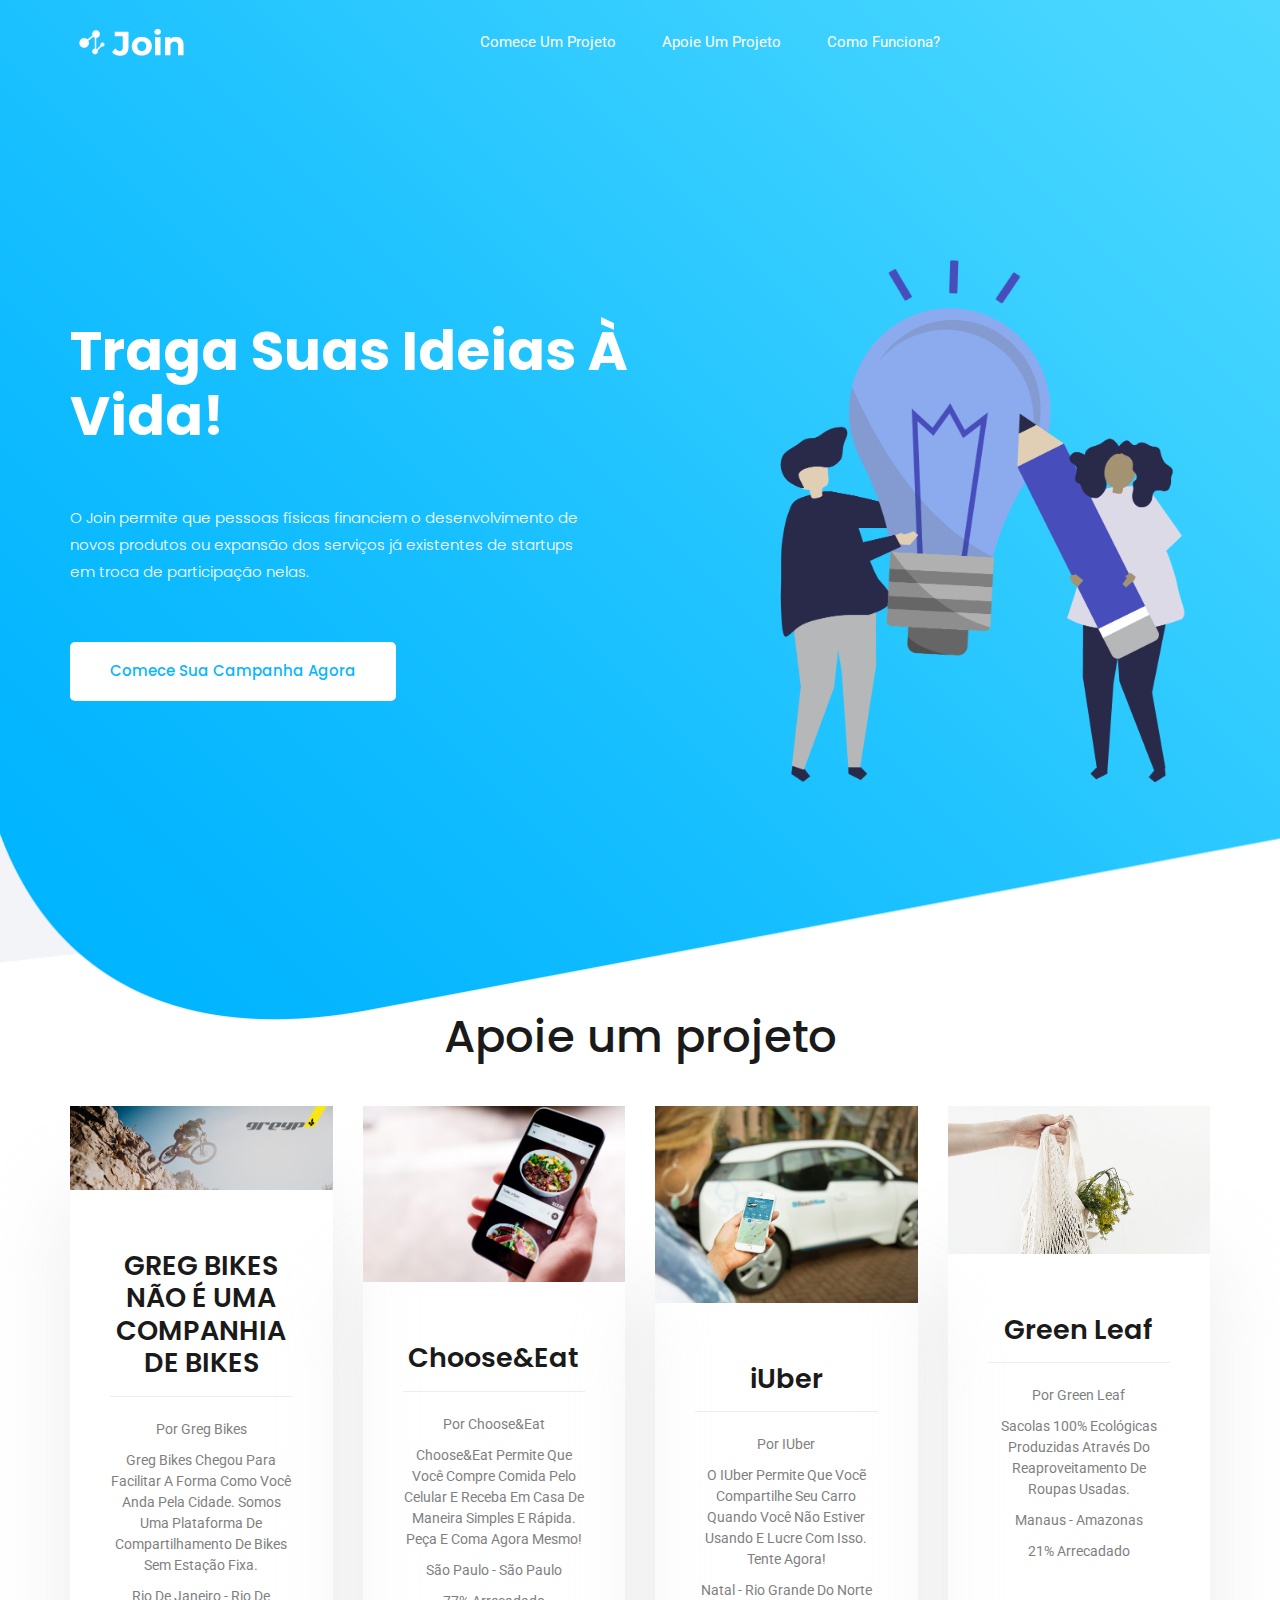
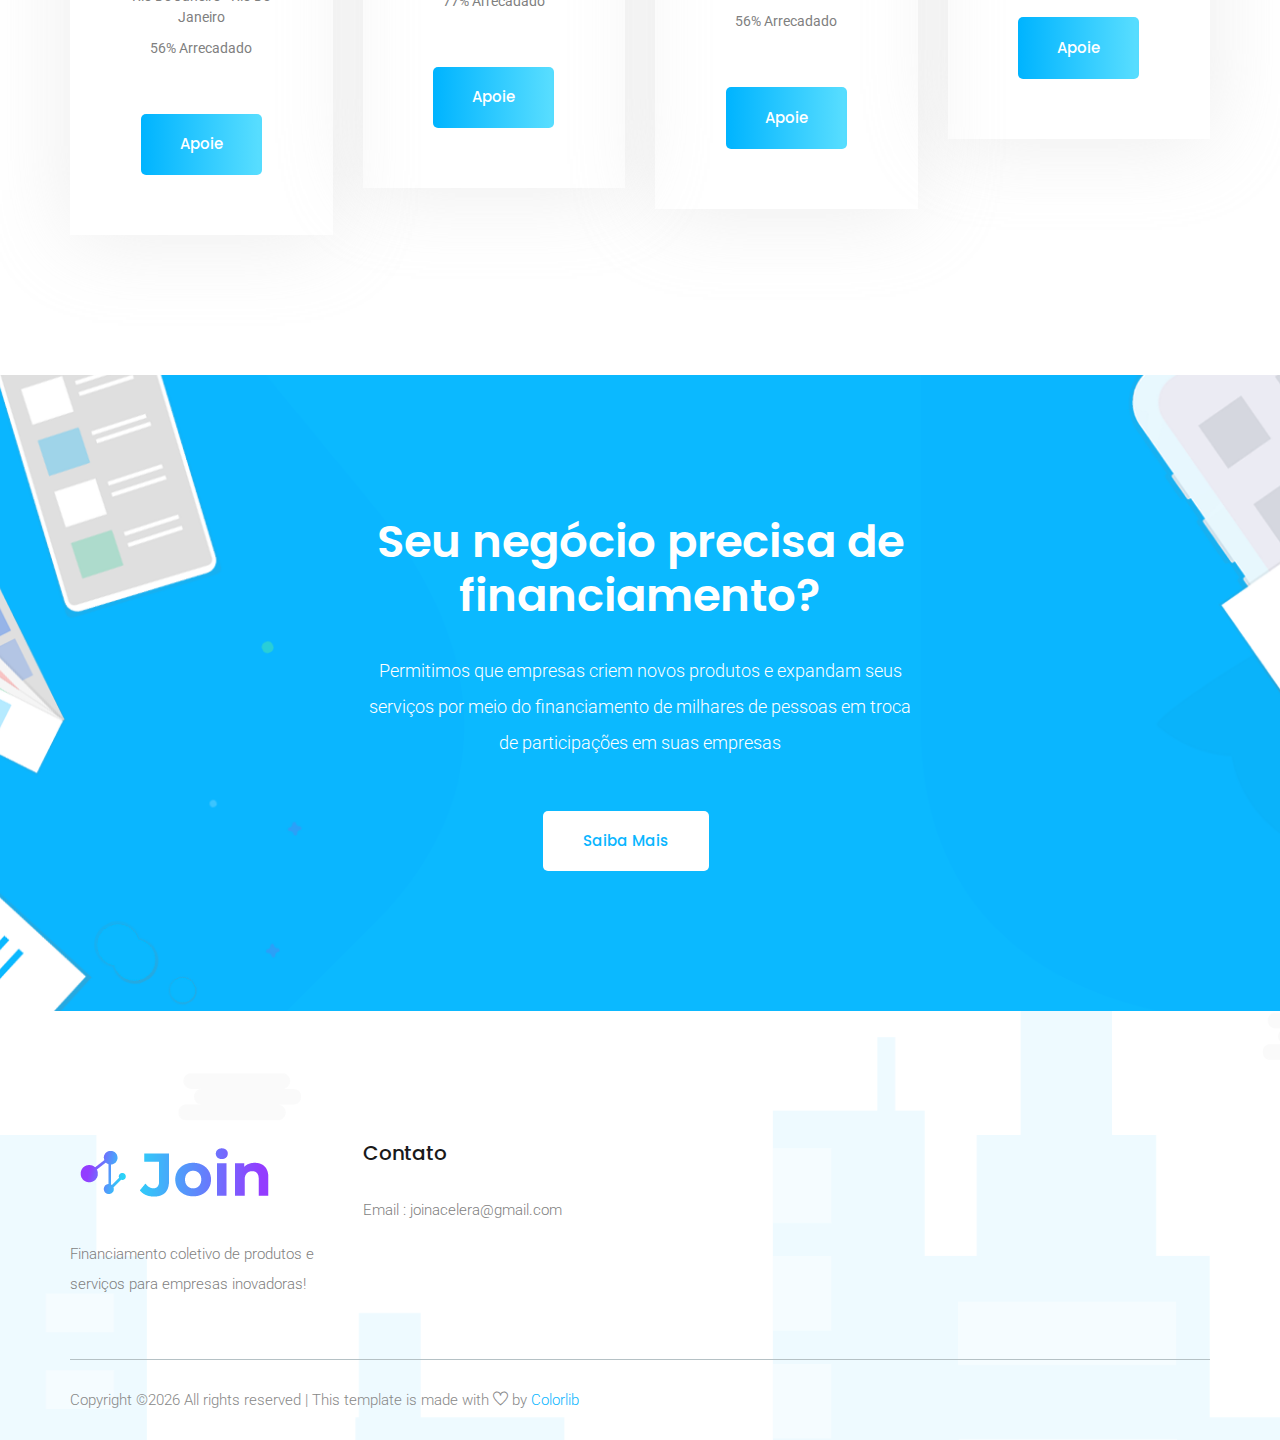
<file: index.html>
<!doctype html>
<html lang="pt-br">

<head>
    <!-- Required meta tags -->
    <meta charset="utf-8">
    <meta name="viewport" content="width=device-width, initial-scale=1, shrink-to-fit=no">
    <title>Join</title>
    <link rel="icon" href="img/icon.png">
    <!-- Bootstrap CSS -->
    <link rel="stylesheet" href="css/bootstrap.min.css">
    <!-- animate CSS -->
    <link rel="stylesheet" href="css/animate.css">
    <!-- owl carousel CSS -->
    <link rel="stylesheet" href="css/owl.carousel.min.css">
    <!-- font awesome CSS -->
    <link rel="stylesheet" href="css/all.css">
    <!-- flaticon CSS -->
    <link rel="stylesheet" href="css/flaticon.css">
    <link rel="stylesheet" href="css/themify-icons.css">
    <!-- font awesome CSS -->
    <link rel="stylesheet" href="css/magnific-popup.css">
    <!-- swiper CSS -->
    <link rel="stylesheet" href="css/slick.css">
    <!-- style CSS -->
    <link rel="stylesheet" href="css/style.css">
</head>

<body>
    <!--::header part start::-->
    <header class="main_menu home_menu">
        <div class="container">
            <div class="row align-items-center">
                <div class="col-lg-12">
                    <nav class="navbar navbar-expand-lg navbar-light">
                        <a class="navbar-brand" href="index.html"> <img src="img/icone.png" alt="logo"> </a>
                        <button class="navbar-toggler" type="button" data-toggle="collapse"
                            data-target="#navbarSupportedContent" aria-controls="navbarSupportedContent"
                            aria-expanded="false" aria-label="Toggle navigation">
                            <span class="menu_icon"><i class="fas fa-bars"></i></span>
                        </button>

                        <div class="collapse navbar-collapse main-menu-item" id="navbarSupportedContent">
                            <ul class="navbar-nav">
                                <li class="nav-item">
                                    <a class="nav-link"  data-toggle="modal" data-target="#modalSaibaMais">Comece um projeto</a>
                                </li>
                                <li class="nav-item">
                                    <a class="nav-link"  data-toggle="modal" data-target="#modalApoiar">Apoie um projeto</a>
                                </li>
                                <li class="nav-item">
                                    <a class="nav-link" href="contact.html">Como funciona?</a>
                                </li>
                            </ul>
                        </div>
                    </nav>
                </div>
            </div>
        </div>
        <div class="search_input" id="search_input_box">
            <div class="container ">
                <form class="d-flex justify-content-between search-inner">
                    <input type="text" class="form-control" id="search_input" placeholder="Search Here">
                    <button type="submit" class="btn"></button>
                    <span class="ti-close" id="close_search" title="Close Search"></span>
                </form>
            </div>
        </div>
    </header>
    <!-- Header part end-->

    <!-- banner part start-->
    <section class="banner_part">
        <div class="container">
            <div class="row align-items-center">
                <div class="col-lg-7">
                    <div class="banner_text">
                        <div class="banner_text_iner">
                            <h1>Traga suas ideias à vida!</h1>
                            <p class="lead  text-white">O Join permite que pessoas físicas financiem o desenvolvimento de novos produtos ou expansão dos serviços já existentes de startups em troca de participação nelas.</p>
                            <a href="#" class="btn_2 banner_btn_1" data-toggle="modal" data-target="#modalSaibaMais">Comece sua campanha agora</a>
                        </div>
                    </div>
                </div>
                <div class="col-lg-5">
                    <div class="banner_img d-none d-lg-block">
                        <img src="img/illustration1.png" alt="">
                    </div>
                </div>
            </div>
        </div>
    </section>
    <!-- banner part start-->

    <!-- modal investidor start -->

    <div style="margin-top: 100px" class="modal fade" id="modalApoiar" tabindex="-1" role="dialog" aria-labelledby="myModalLabel" aria-hidden="true">
      <div class="modal-dialog" role="document">
        <div class="modal-content">
          <div class="comment-form col-sm-12">
             <h3>Infelizmente essa função está temporariamente indisponível...</h3>
             <br>
             <h6>Deixe seu dados, nós entraremos em contato quando estiver!</h6>
             <form class="form-contact comment_form" action="http://34.67.217.188/investors"  method="POST" id="commentForm">
                <div class="row">
                   <div class="col-sm-6">
                      <div class="form-group">
                         <input class="form-control" name="name" id="name" type="text" placeholder="Nome">
                      </div>
                   </div>
                   <div class="col-sm-6">
                      <div class="form-group">
                         <input class="form-control" name="email" id="email" type="email" placeholder="mail@mail.com">
                      </div>
                   </div>
                   <div class="col-12">
                      <div class="form-group">
                         <input class="form-control" name="phone" id="phone" type="text" placeholder="(99) 9 9999 9999">
                      </div>
                   </div>
                </div>
                <div class="form-group mt-3">
                   <button type="submit" class="button button-contactForm btn_1">Enviar<i
                         class="flaticon-right-arrow"></i> </button>
                </div>
             </form>
          </div>
        </div>
      </div>
    </div>

    <!-- modal investidor end -->

    <!-- pricing part start-->
    <section class="pricing_part mb_130 home_page_pricing">
        <div class="container">
            <div class="row justify-content-center">
                <div class="col-lg-6">
                    <div class="section_tittle text-center">
                        <h2>Apoie um projeto</h2>
                    </div>
                </div>
            </div>
            <div class="row justify-content-center">
              <div class="col-lg-3 col-sm-6">
                <img src="img/bike.png" alt="">
                  <div class="single_pricing_part">
                      <h3>GREG BIKES NÃO É UMA COMPANHIA DE BIKES</h3>
                      <ul>
                          <li>Por Greg Bikes</li>
                          <li>
                            Greg Bikes chegou para facilitar a forma como você anda pela cidade. Somos uma plataforma de compartilhamento de bikes sem estação fixa.
                          </li>
                          <li>Rio De Janeiro - Rio De Janeiro</li>
                          <li>56% arrecadado</li>
                      </ul>
                      <a href="#" class="btn_1" data-toggle="modal" data-target="#modalApoiar">Apoie</a>
                  </div>
              </div>

              <div class="col-lg-3 col-sm-6">
                <img src="img/comida.jpg" alt="">
                  <div class="single_pricing_part">
                      <h3>Choose&Eat</h3>
                      <ul>
                          <li>Por Choose&Eat</li>
                          <li>
                            Choose&Eat permite que você compre comida pelo celular e receba em casa de maneira simples e rápida. Peça e coma agora mesmo!
                          </li>
                          <li>São Paulo - São Paulo</li>
                          <li>77% arrecadado</li>
                      </ul>
                      <a href="#" class="btn_1" data-toggle="modal" data-target="#modalApoiar">Apoie</a>
                  </div>
              </div>

                <div class="col-lg-3 col-sm-6">
                  <img src="img/carrro.jpg" alt="">
                    <div class="single_pricing_part">
                        <h3>iUber</h3>
                        <ul>
                            <li>Por iUber</li>
                            <li>
                              O iUber permite que vocẽ compartilhe seu carro quando você não estiver usando e lucre com isso. Tente agora!
                            </li>
                            <li>Natal - Rio Grande do Norte</li>
                            <li>56% arrecadado</li>
                        </ul>
                        <a href="#" class="btn_1" data-toggle="modal" data-target="#modalApoiar">Apoie</a>
                    </div>
                </div>
                <div class="col-lg-3 col-sm-6">
                  <img src="img/icon/projeto2.jpg" alt="">
                    <div class="single_pricing_part">
                        <h3>Green Leaf</h3>
                        <ul>
                          <li>Por Green Leaf</li>
                          <li>
                            Sacolas 100% ecológicas produzidas através do
                            reaproveitamento de roupas usadas.
                          </li>
                          <li>Manaus - Amazonas</li>
                          <li>21% arrecadado</li>
                        </ul>
                        <a href="#" class="btn_1" data-toggle="modal" data-target="#modalApoiar">Apoie</a>
                    </div>
                </div>
            </div>
        </div>
    </section>
    <!-- pricing part end-->

    <!-- modal empresas start -->

    <div style="margin-top: 100px" class="modal fade" id="modalSaibaMais" tabindex="-1" role="dialog" aria-labelledby="myModalLabel" aria-hidden="true">
      <div class="modal-dialog" role="document">
        <div class="modal-content">
          <div class="comment-form col-sm-12">
             <h4>Quer acelerar seu negócio agora?</h4>
             <h6>Preencha o formulário e iremos entrar e contato o mais rápido possível!</h6>
             <form class="form-contact comment_form" action="http://34.67.217.188/startups"  method="POST" id="commentForm">
                <div class="row">
                   <div class="col-sm-6">
                      <div class="form-group">
                         <input class="form-control" name="nome" id="name" type="text" placeholder="Nome">
                      </div>
                   </div>
                   <div class="col-sm-6">
                      <div class="form-group">
                         <input class="form-control" name="email" id="email" type="email" placeholder="mail@mail.com">
                      </div>
                   </div>
                   <div class="col-12">
                      <div class="form-group">
                         <input class="form-control" name="phone" id="phone" type="text" placeholder="(99) 9 9999 9999">
                      </div>
                   </div>
                </div>
                <div class="form-group mt-3">
                   <button type="submit" class="button button-contactForm btn_1">Enviar<i
                         class="flaticon-right-arrow"></i> </button>
                </div>
             </form>
          </div>
        </div>
      </div>
    </div>

    <!-- modal empresas end -->

    <!-- cta part start-->
    <section class="cta_part section_padding">
        <div class="container">
            <div class="row justify-content-center">
                <div class="col-lg-8 col-xl-6">
                    <div class="cta_text text-center">
                        <h2>Seu negócio precisa de financiamento?</h2>
                        <p>Permitimos que empresas criem novos produtos e
                        expandam seus serviços por meio do financiamento de
                        milhares de pessoas em troca de participações em suas empresas</p>
                        <a href="#" class="btn_2 banner_btn_1" data-toggle="modal" data-target="#modalSaibaMais">Saiba mais</a>
                    </div>
                </div>
            </div>
        </div>
    </section>
    <!-- cta part end-->

    <!--::footer_part start::-->
    <footer class="footer_part">
        <div class="container">
            <div class="row">
                <div class="col-sm-6 col-lg-3">
                    <div class="single_footer_part">
                        <a href="index.html" class="footer_logo_iner"> <img src="img/join.png" alt="#"> </a>
                        <p>Financiamento coletivo de produtos e serviços para empresas inovadoras!</p>
                    </div>
                </div>
                <div class="col-sm-6 col-lg-3">
                    <div class="single_footer_part">
                        <h4>Contato</h4>
                        <p>Email : joinacelera@gmail.com</p>
                    </div>
                </div>
            </div>
            <hr>
            <div class="row">
                <div class="col-lg-8">
                    <div class="copyright_text">
                        <P><!-- Link back to Colorlib can't be removed. Template is licensed under CC BY 3.0. -->
Copyright &copy;<script>document.write(new Date().getFullYear());</script> All rights reserved | This template is made with <i class="ti-heart" aria-hidden="true"></i> by <a href="https://colorlib.com" target="_blank">Colorlib</a>
<!-- Link back to Colorlib can't be removed. Template is licensed under CC BY 3.0. --></P>
                    </div>
                </div>
            </div>
        </div>
    </footer>
    <!--::footer_part end::-->

    <!-- jquery plugins here-->
    <!-- jquery -->
    <script src="js/jquery-1.12.1.min.js"></script>
    <!-- popper js -->
    <script src="js/popper.min.js"></script>
    <!-- bootstrap js -->
    <script src="js/bootstrap.min.js"></script>
    <!-- easing js -->
    <script src="js/jquery.magnific-popup.js"></script>
    <!-- swiper js -->
    <script src="js/swiper.min.js"></script>
    <!-- swiper js -->
    <script src="js/masonry.pkgd.js"></script>
    <!-- particles js -->
    <script src="js/owl.carousel.min.js"></script>
    <script src="js/jquery.nice-select.min.js"></script>
    <!-- slick js -->
    <script src="js/slick.min.js"></script>
    <script src="js/jquery.counterup.min.js"></script>
    <script src="js/waypoints.min.js"></script>
    <script src="js/contact.js"></script>
    <script src="js/jquery.ajaxchimp.min.js"></script>
    <script src="js/jquery.form.js"></script>
    <script src="js/jquery.validate.min.js"></script>
    <script src="js/mail-script.js"></script>
    <!-- custom js -->
    <script src="js/custom.js"></script>
</body>

</html>
</file>
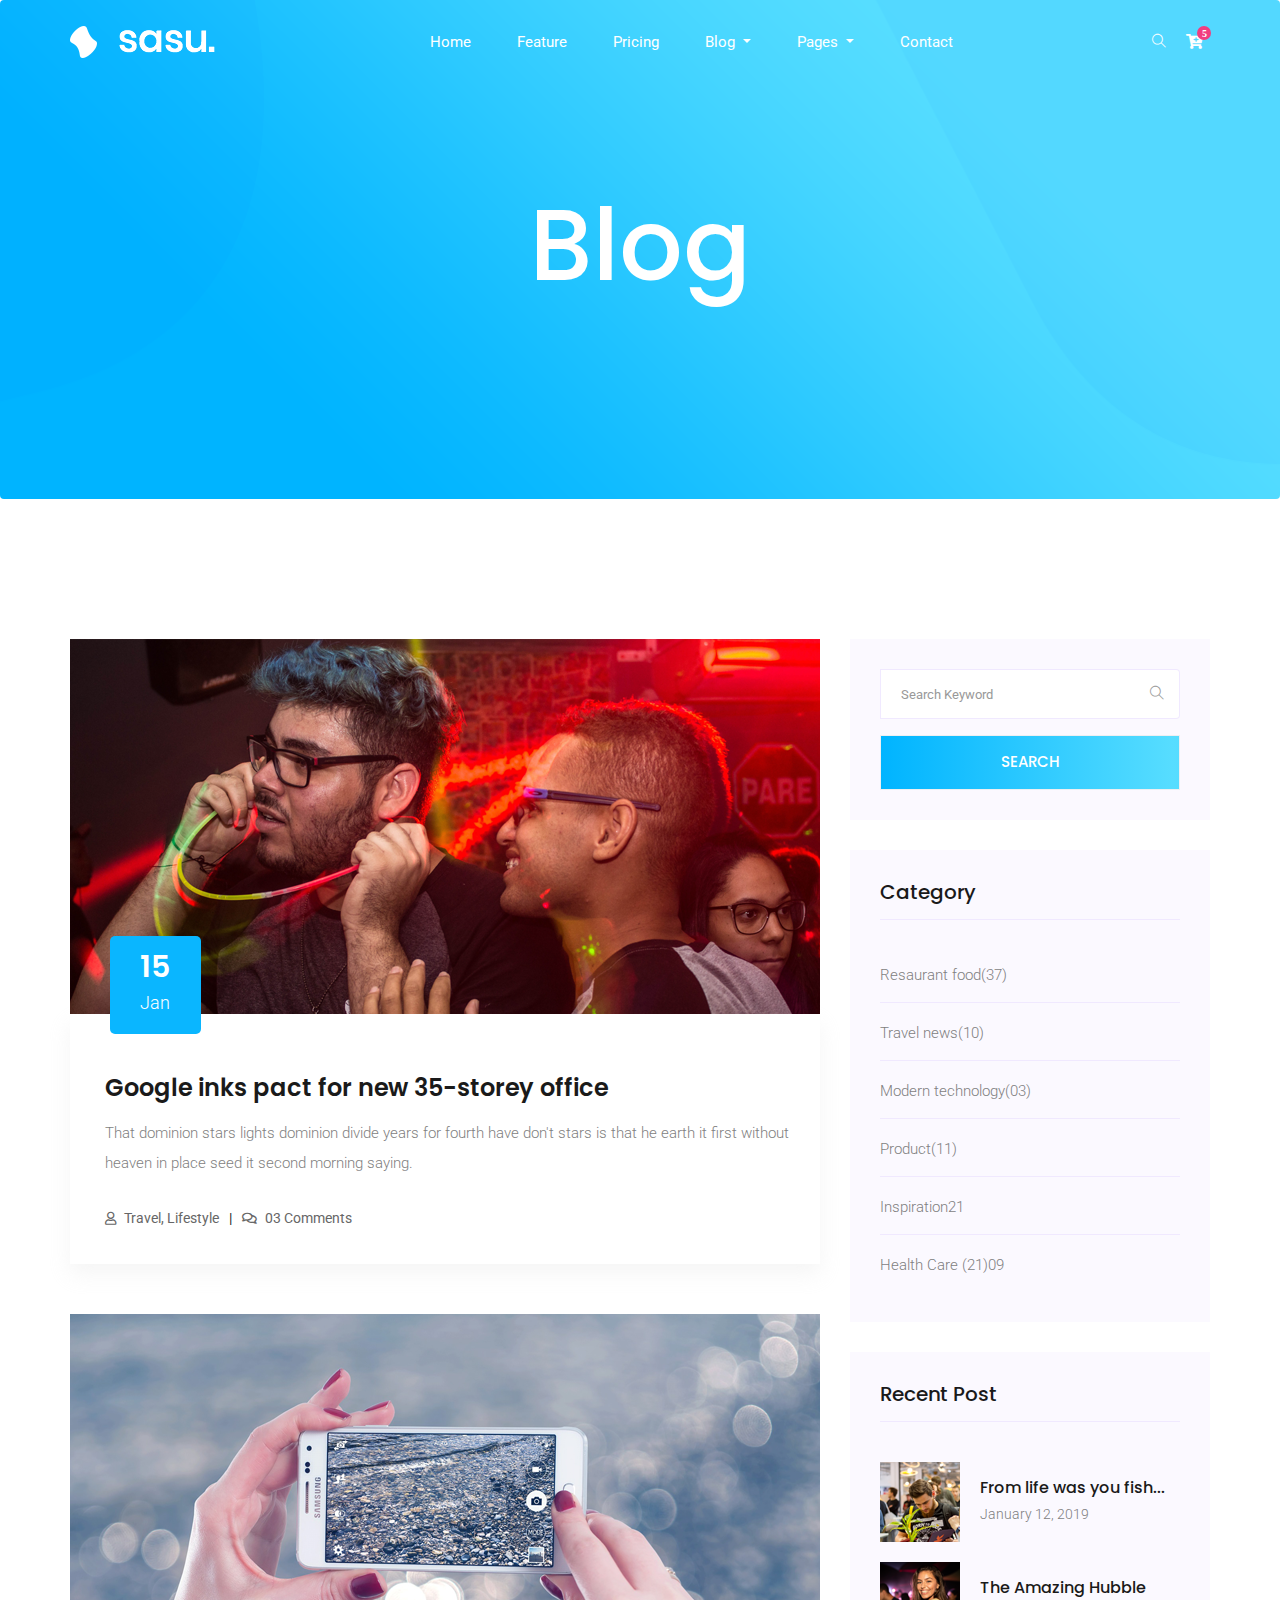
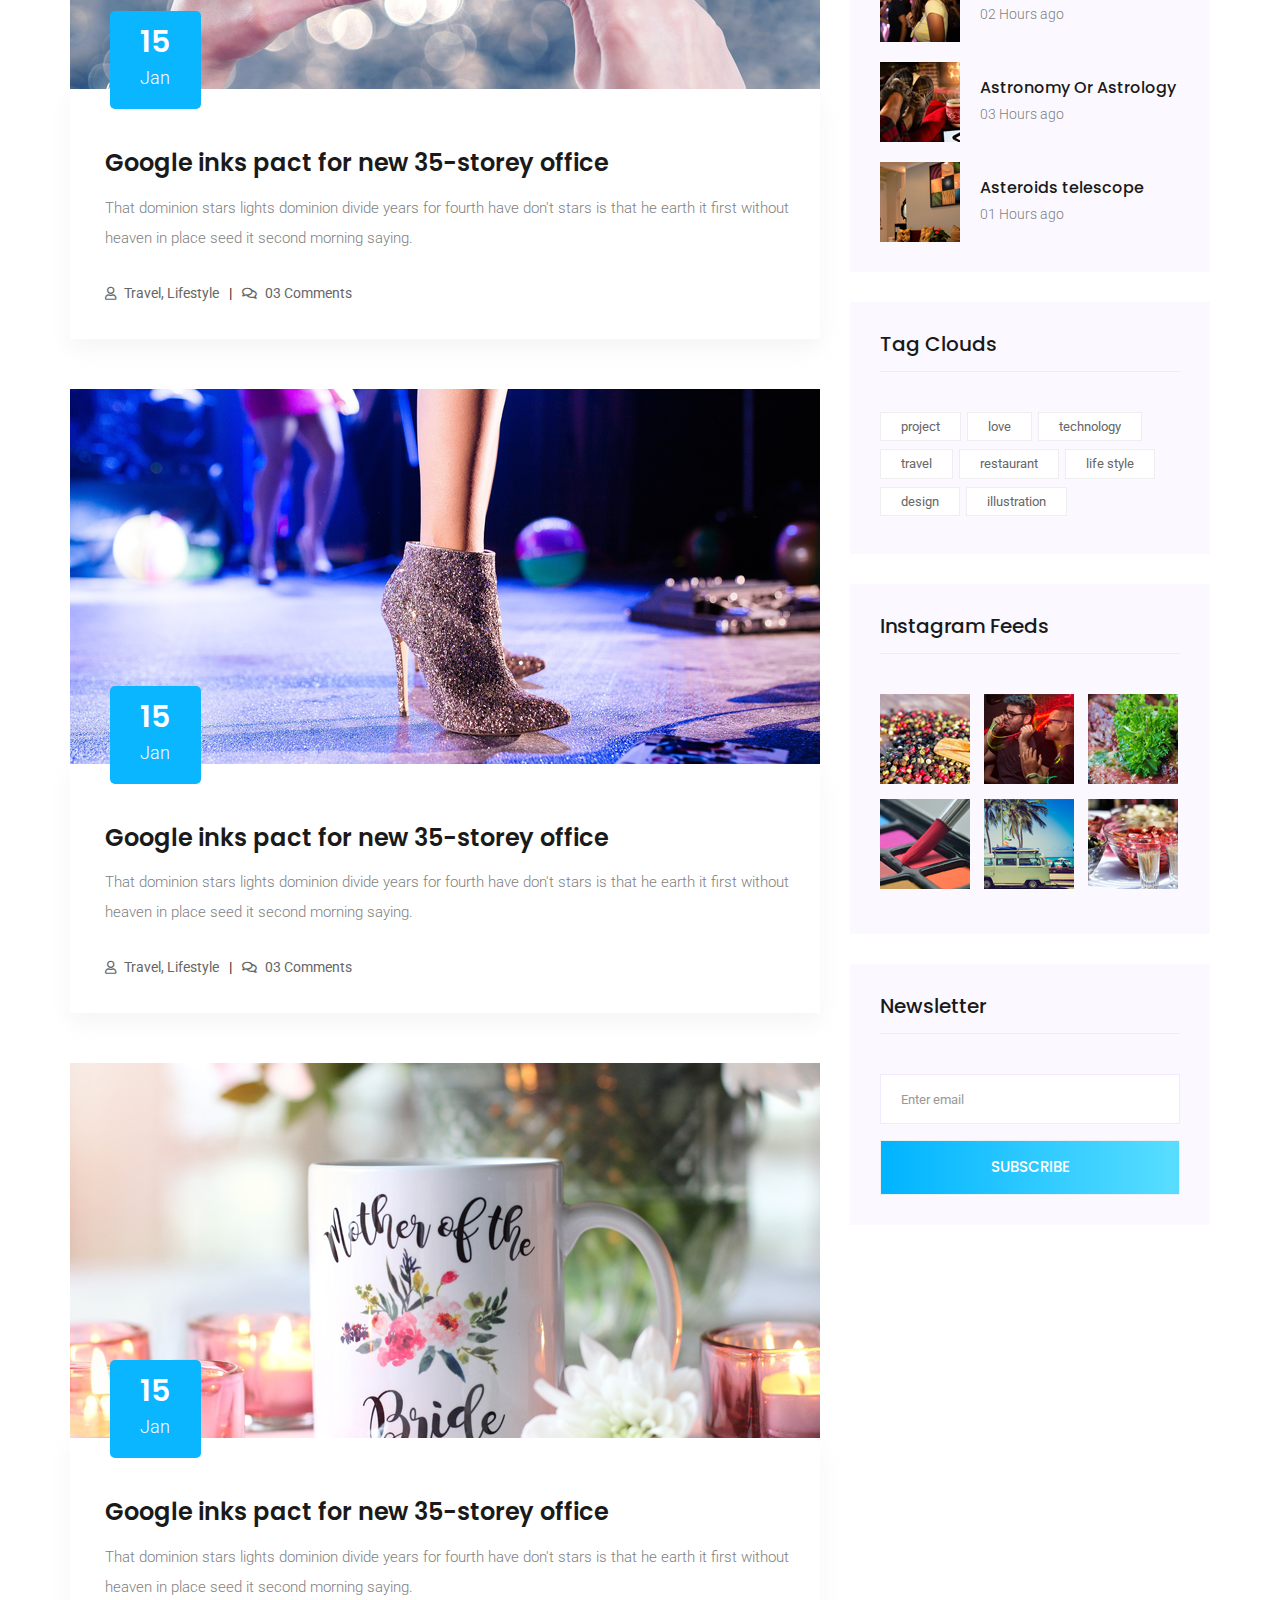
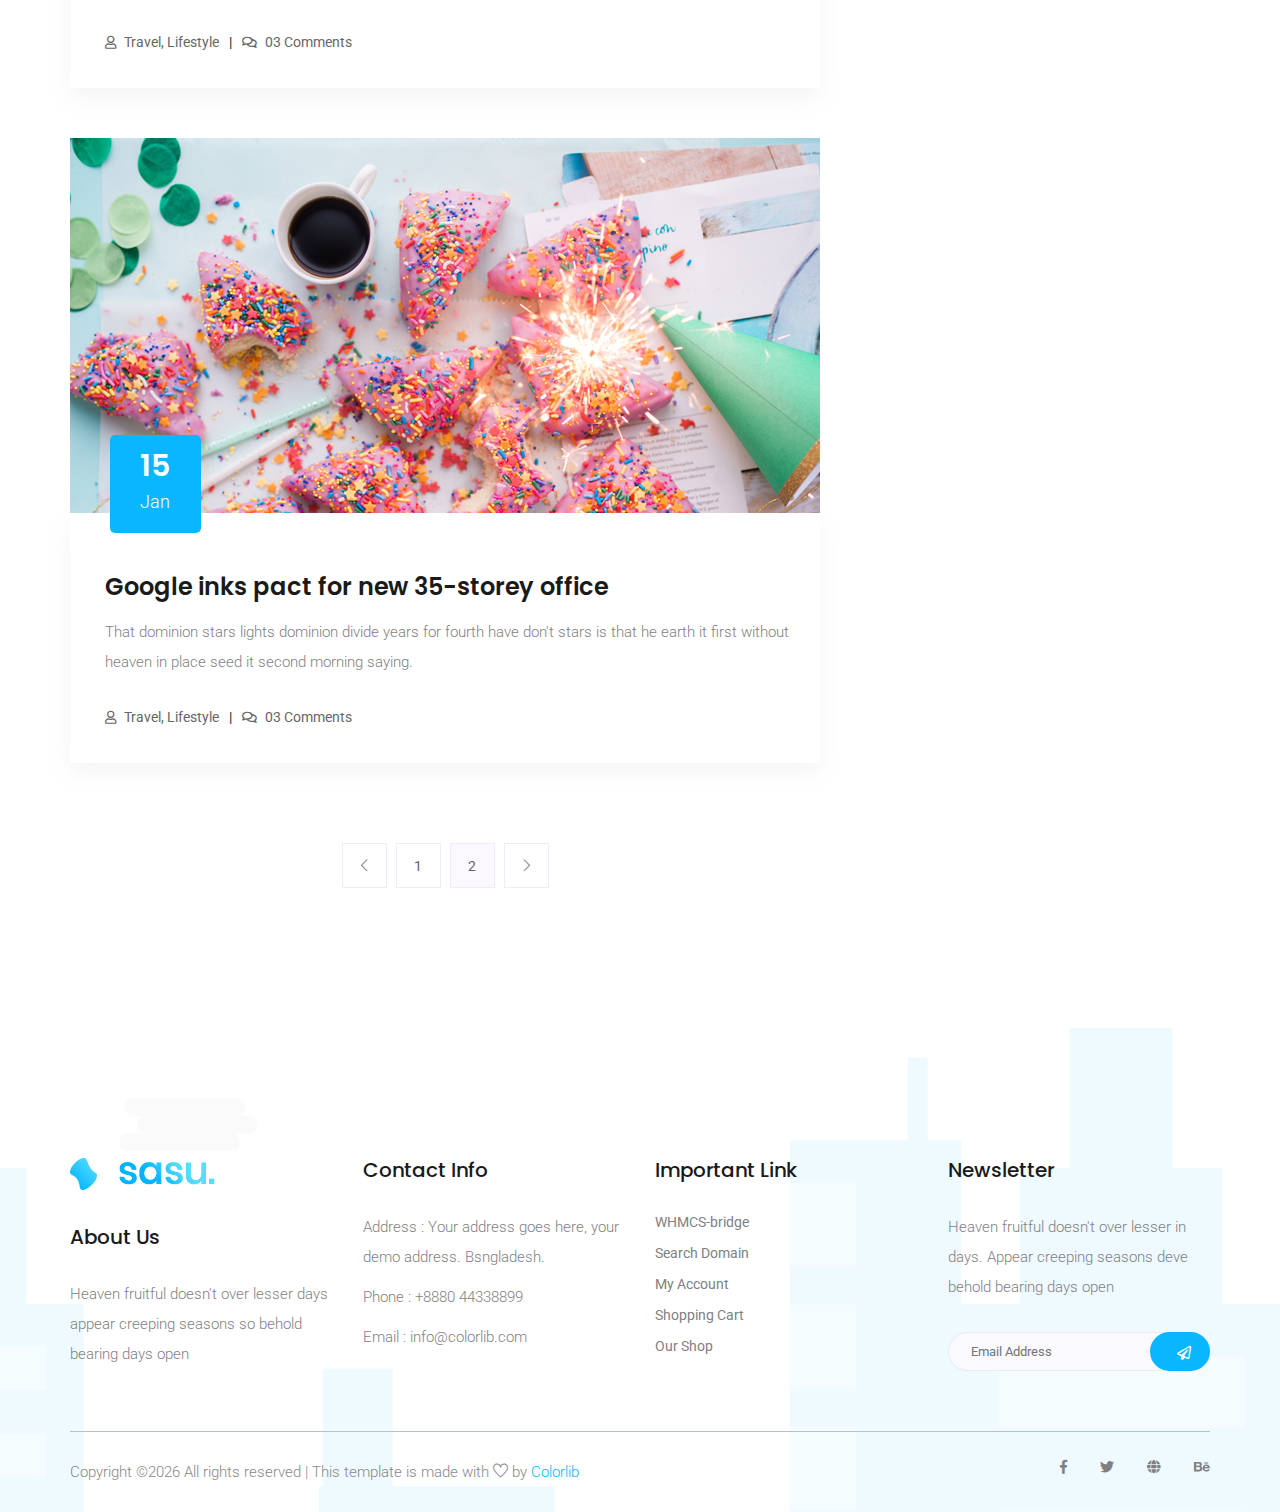
<file: blog.html>
<!doctype html>
<html lang="zxx">

<head>
    <!-- Required meta tags -->
    <meta charset="utf-8">
    <meta name="viewport" content="width=device-width, initial-scale=1, shrink-to-fit=no">
    <title>sasu</title>
    <link rel="icon" href="img/favicon.png">
    <!-- Bootstrap CSS -->
    <link rel="stylesheet" href="css/bootstrap.min.css">
    <!-- animate CSS -->
    <link rel="stylesheet" href="css/animate.css">
    <!-- owl carousel CSS -->
    <link rel="stylesheet" href="css/owl.carousel.min.css">
    <!-- font awesome CSS -->
    <link rel="stylesheet" href="css/all.css">
    <!-- flaticon CSS -->
    <link rel="stylesheet" href="css/flaticon.css">
    <link rel="stylesheet" href="css/themify-icons.css">
    <!-- font awesome CSS -->
    <link rel="stylesheet" href="css/magnific-popup.css">
    <!-- swiper CSS -->
    <link rel="stylesheet" href="css/slick.css">
    <!-- style CSS -->
    <link rel="stylesheet" href="css/style.css">
</head>

<body>
    <!--::header part start::-->
    <header class="main_menu home_menu">
        <div class="container">
            <div class="row align-items-center">
                <div class="col-lg-12">
                    <nav class="navbar navbar-expand-lg navbar-light">
                        <a class="navbar-brand" href="index.html"> <img src="img/logo.png" alt="logo"> </a>
                        <button class="navbar-toggler" type="button" data-toggle="collapse"
                            data-target="#navbarSupportedContent" aria-controls="navbarSupportedContent"
                            aria-expanded="false" aria-label="Toggle navigation">
                            <span class="menu_icon"><i class="fas fa-bars"></i></span>
                        </button>

                        <div class="collapse navbar-collapse main-menu-item" id="navbarSupportedContent">
                            <ul class="navbar-nav">
                                <li class="nav-item">
                                    <a class="nav-link" href="index.html">Home</a>
                                </li>
                                <li class="nav-item">
                                    <a class="nav-link" href="feature.html">feature</a>
                                </li>
                                <li class="nav-item">
                                    <a class="nav-link" href="pricing.html">pricing</a>
                                </li>
                                <li class="nav-item dropdown">
                                    <a class="nav-link dropdown-toggle" href="blog.html" id="navbarDropdown"
                                        role="button" data-toggle="dropdown" aria-haspopup="true" aria-expanded="false">
                                        Blog
                                    </a>
                                    <div class="dropdown-menu" aria-labelledby="navbarDropdown">
                                        <a class="dropdown-item" href="blog.html"> blog</a>
                                        <a class="dropdown-item" href="single-blog.html">Single blog</a>
                                    </div>
                                </li>
                                <li class="nav-item dropdown">
                                    <a class="nav-link dropdown-toggle" href="blog.html" id="navbarDropdown1"
                                        role="button" data-toggle="dropdown" aria-haspopup="true" aria-expanded="false">
                                        pages
                                    </a>
                                    <div class="dropdown-menu" aria-labelledby="navbarDropdown1">
                                        <a class="dropdown-item" href="elements.html">Elements</a>
                                    </div>
                                </li>
                                <li class="nav-item">
                                    <a class="nav-link" href="contact.html">Contact</a>
                                </li>
                            </ul>
                        </div>
                        <a id="search_1" href="javascript:void(0)"><i class="ti-search"></i></a>
                        <div class="dropdown cart">
                            <a class="dropdown-toggle" href="#" id="navbarDropdown3" role="button" data-toggle="dropdown"
                                aria-haspopup="true" aria-expanded="false">
                                <i class="fas fa-cart-plus"></i>
                            </a>
                            <!-- <div class="dropdown-menu" aria-labelledby="navbarDropdown">
                                <div class="single_product">

                                </div>
                            </div> -->
                        </div>
                    </nav>
                </div>
            </div>
        </div>
        <div class="search_input" id="search_input_box">
            <div class="container ">
                <form class="d-flex justify-content-between search-inner">
                    <input type="text" class="form-control" id="search_input" placeholder="Search Here">
                    <button type="submit" class="btn"></button>
                    <span class="ti-close" id="close_search" title="Close Search"></span>
                </form>
            </div>
        </div>
    </header>
    <!-- Header part end-->


    <!-- breadcrumb start-->
    <section class="breadcrumb breadcrumb_bg">
        <div class="container">
            <div class="row">
                <div class="col-lg-12">
                    <div class="breadcrumb_iner text-center">
                        <div class="breadcrumb_iner_item">
                            <h2>blog</h2>
                        </div>
                    </div>
                </div>
            </div>
        </div>
    </section>
    <!-- breadcrumb start-->

    <!--================Blog Area =================-->
    <section class="blog_area section_padding">
        <div class="container">
            <div class="row">
                <div class="col-lg-8 mb-5 mb-lg-0">
                    <div class="blog_left_sidebar">
                        <article class="blog_item">
                            <div class="blog_item_img">
                                <img class="card-img rounded-0" src="img/blog/single_blog_1.png" alt="">
                                <a href="#" class="blog_item_date">
                                    <h3>15</h3>
                                    <p>Jan</p>
                                </a>
                            </div>

                            <div class="blog_details">
                                <a class="d-inline-block" href="single-blog.html">
                                    <h2>Google inks pact for new 35-storey office</h2>
                                </a>
                                <p>That dominion stars lights dominion divide years for fourth have don't stars is that
                                    he earth it first without heaven in place seed it second morning saying.</p>
                                <ul class="blog-info-link">
                                    <li><a href="#"><i class="far fa-user"></i> Travel, Lifestyle</a></li>
                                    <li><a href="#"><i class="far fa-comments"></i> 03 Comments</a></li>
                                </ul>
                            </div>
                        </article>

                        <article class="blog_item">
                            <div class="blog_item_img">
                                <img class="card-img rounded-0" src="img/blog/single_blog_2.png" alt="">
                                <a href="#" class="blog_item_date">
                                    <h3>15</h3>
                                    <p>Jan</p>
                                </a>
                            </div>

                            <div class="blog_details">
                                <a class="d-inline-block" href="single-blog.html">
                                    <h2>Google inks pact for new 35-storey office</h2>
                                </a>
                                <p>That dominion stars lights dominion divide years for fourth have don't stars is that
                                    he earth it first without heaven in place seed it second morning saying.</p>
                                <ul class="blog-info-link">
                                    <li><a href="#"><i class="far fa-user"></i> Travel, Lifestyle</a></li>
                                    <li><a href="#"><i class="far fa-comments"></i> 03 Comments</a></li>
                                </ul>
                            </div>
                        </article>

                        <article class="blog_item">
                            <div class="blog_item_img">
                                <img class="card-img rounded-0" src="img/blog/single_blog_3.png" alt="">
                                <a href="#" class="blog_item_date">
                                    <h3>15</h3>
                                    <p>Jan</p>
                                </a>
                            </div>

                            <div class="blog_details">
                                <a class="d-inline-block" href="single-blog.html">
                                    <h2>Google inks pact for new 35-storey office</h2>
                                </a>
                                <p>That dominion stars lights dominion divide years for fourth have don't stars is that
                                    he earth it first without heaven in place seed it second morning saying.</p>
                                <ul class="blog-info-link">
                                    <li><a href="#"><i class="far fa-user"></i> Travel, Lifestyle</a></li>
                                    <li><a href="#"><i class="far fa-comments"></i> 03 Comments</a></li>
                                </ul>
                            </div>
                        </article>

                        <article class="blog_item">
                            <div class="blog_item_img">
                                <img class="card-img rounded-0" src="img/blog/single_blog_4.png" alt="">
                                <a href="#" class="blog_item_date">
                                    <h3>15</h3>
                                    <p>Jan</p>
                                </a>
                            </div>

                            <div class="blog_details">
                                <a class="d-inline-block" href="single-blog.html">
                                    <h2>Google inks pact for new 35-storey office</h2>
                                </a>
                                <p>That dominion stars lights dominion divide years for fourth have don't stars is that
                                    he earth it first without heaven in place seed it second morning saying.</p>
                                <ul class="blog-info-link">
                                    <li><a href="#"><i class="far fa-user"></i> Travel, Lifestyle</a></li>
                                    <li><a href="#"><i class="far fa-comments"></i> 03 Comments</a></li>
                                </ul>
                            </div>
                        </article>

                        <article class="blog_item">
                            <div class="blog_item_img">
                                <img class="card-img rounded-0" src="img/blog/single_blog_5.png" alt="">
                                <a href="#" class="blog_item_date">
                                    <h3>15</h3>
                                    <p>Jan</p>
                                </a>
                            </div>

                            <div class="blog_details">
                                <a class="d-inline-block" href="single-blog.html">
                                    <h2>Google inks pact for new 35-storey office</h2>
                                </a>
                                <p>That dominion stars lights dominion divide years for fourth have don't stars is that
                                    he earth it first without heaven in place seed it second morning saying.</p>
                                <ul class="blog-info-link">
                                    <li><a href="#"><i class="far fa-user"></i> Travel, Lifestyle</a></li>
                                    <li><a href="#"><i class="far fa-comments"></i> 03 Comments</a></li>
                                </ul>
                            </div>
                        </article>

                        <nav class="blog-pagination justify-content-center d-flex">
                            <ul class="pagination">
                                <li class="page-item">
                                    <a href="#" class="page-link" aria-label="Previous">
                                        <i class="ti-angle-left"></i>
                                    </a>
                                </li>
                                <li class="page-item">
                                    <a href="#" class="page-link">1</a>
                                </li>
                                <li class="page-item active">
                                    <a href="#" class="page-link">2</a>
                                </li>
                                <li class="page-item">
                                    <a href="#" class="page-link" aria-label="Next">
                                        <i class="ti-angle-right"></i>
                                    </a>
                                </li>
                            </ul>
                        </nav>
                    </div>
                </div>
                <div class="col-lg-4">
                    <div class="blog_right_sidebar">
                        <aside class="single_sidebar_widget search_widget">
                            <form action="#">
                               <div class="form-group">
                                  <div class="input-group mb-3">
                                     <input type="text" class="form-control" placeholder='Search Keyword'
                                        onfocus="this.placeholder = ''" onblur="this.placeholder = 'Search Keyword'">
                                     <div class="input-group-append">
                                        <button class="btn" type="button"><i class="ti-search"></i></button>
                                     </div>
                                  </div>
                               </div>
                               <button class="button rounded-0 primary-bg text-white w-100 btn_1" type="submit">Search</button>
                            </form>
                         </aside>

                        <aside class="single_sidebar_widget post_category_widget">
                            <h4 class="widget_title">Category</h4>
                            <ul class="list cat-list">
                                <li>
                                    <a href="#" class="d-flex">
                                        <p>Resaurant food</p>
                                        <p>(37)</p>
                                    </a>
                                </li>
                                <li>
                                    <a href="#" class="d-flex">
                                        <p>Travel news</p>
                                        <p>(10)</p>
                                    </a>
                                </li>
                                <li>
                                    <a href="#" class="d-flex">
                                        <p>Modern technology</p>
                                        <p>(03)</p>
                                    </a>
                                </li>
                                <li>
                                    <a href="#" class="d-flex">
                                        <p>Product</p>
                                        <p>(11)</p>
                                    </a>
                                </li>
                                <li>
                                    <a href="#" class="d-flex">
                                        <p>Inspiration</p>
                                        <p>21</p>
                                    </a>
                                </li>
                                <li>
                                    <a href="#" class="d-flex">
                                        <p>Health Care (21)</p>
                                        <p>09</p>
                                    </a>
                                </li>
                            </ul>
                        </aside>

                        <aside class="single_sidebar_widget popular_post_widget">
                            <h3 class="widget_title">Recent Post</h3>
                            <div class="media post_item">
                                <img src="img/post/post_1.png" alt="post">
                                <div class="media-body">
                                    <a href="single-blog.html">
                                        <h3>From life was you fish...</h3>
                                    </a>
                                    <p>January 12, 2019</p>
                                </div>
                            </div>
                            <div class="media post_item">
                                <img src="img/post/post_2.png" alt="post">
                                <div class="media-body">
                                    <a href="single-blog.html">
                                        <h3>The Amazing Hubble</h3>
                                    </a>
                                    <p>02 Hours ago</p>
                                </div>
                            </div>
                            <div class="media post_item">
                                <img src="img/post/post_3.png" alt="post">
                                <div class="media-body">
                                    <a href="single-blog.html">
                                        <h3>Astronomy Or Astrology</h3>
                                    </a>
                                    <p>03 Hours ago</p>
                                </div>
                            </div>
                            <div class="media post_item">
                                <img src="img/post/post_4.png" alt="post">
                                <div class="media-body">
                                    <a href="single-blog.html">
                                        <h3>Asteroids telescope</h3>
                                    </a>
                                    <p>01 Hours ago</p>
                                </div>
                            </div>
                        </aside>
                        <aside class="single_sidebar_widget tag_cloud_widget">
                            <h4 class="widget_title">Tag Clouds</h4>
                            <ul class="list">
                                <li>
                                    <a href="#">project</a>
                                </li>
                                <li>
                                    <a href="#">love</a>
                                </li>
                                <li>
                                    <a href="#">technology</a>
                                </li>
                                <li>
                                    <a href="#">travel</a>
                                </li>
                                <li>
                                    <a href="#">restaurant</a>
                                </li>
                                <li>
                                    <a href="#">life style</a>
                                </li>
                                <li>
                                    <a href="#">design</a>
                                </li>
                                <li>
                                    <a href="#">illustration</a>
                                </li>
                            </ul>
                        </aside>


                        <aside class="single_sidebar_widget instagram_feeds">
                            <h4 class="widget_title">Instagram Feeds</h4>
                            <ul class="instagram_row flex-wrap">
                                <li>
                                    <a href="#">
                                        <img class="img-fluid" src="img/post/post_5.png" alt="">
                                    </a>
                                </li>
                                <li>
                                    <a href="#">
                                        <img class="img-fluid" src="img/post/post_6.png" alt="">
                                    </a>
                                </li>
                                <li>
                                    <a href="#">
                                        <img class="img-fluid" src="img/post/post_7.png" alt="">
                                    </a>
                                </li>
                                <li>
                                    <a href="#">
                                        <img class="img-fluid" src="img/post/post_8.png" alt="">
                                    </a>
                                </li>
                                <li>
                                    <a href="#">
                                        <img class="img-fluid" src="img/post/post_9.png" alt="">
                                    </a>
                                </li>
                                <li>
                                    <a href="#">
                                        <img class="img-fluid" src="img/post/post_10.png" alt="">
                                    </a>
                                </li>
                            </ul>
                        </aside>


                        <aside class="single_sidebar_widget newsletter_widget">
                            <h4 class="widget_title">Newsletter</h4>

                            <form action="#">
                                <div class="form-group">
                                    <input type="email" class="form-control" onfocus="this.placeholder = ''"
                                        onblur="this.placeholder = 'Enter email'" placeholder='Enter email' required>
                                </div>
                                <button class="button rounded-0 primary-bg text-white w-100 btn_1"
                                    type="submit">Subscribe</button>
                            </form>
                        </aside>
                    </div>
                </div>
            </div>
        </div>
    </section>
    <!--================Blog Area =================-->

    <!--::footer_part start::-->
    <footer class="footer_part">
            <div class="container">
                <div class="row">
                    <div class="col-sm-6 col-lg-3">
                        <div class="single_footer_part">
                            <a href="index.html" class="footer_logo_iner"> <img src="img/footer_logo.png" alt="#"> </a>
                            <h4>About Us</h4>
                            <p>Heaven fruitful doesn't over lesser days appear creeping seasons so behold bearing days open
                            </p>
                        </div>
                    </div>
                    <div class="col-sm-6 col-lg-3">
                        <div class="single_footer_part">
                            <h4>Contact Info</h4>
                            <p>Address : Your address goes
                                here, your demo address.
                                Bsngladesh.</p>
                            <p>Phone : +8880 44338899</p>
                            <p>Email : info@colorlib.com</p>
                        </div>
                    </div>
                    <div class="col-sm-6 col-lg-3">
                        <div class="single_footer_part">
                            <h4>Important Link</h4>
                            <ul class="list-unstyled">
                                <li><a href=""> WHMCS-bridge</a></li>
                                <li><a href="">Search Domain</a></li>
                                <li><a href="">My Account</a></li>
                                <li><a href="">Shopping Cart</a></li>
                                <li><a href="">Our Shop</a></li>
                            </ul>
                        </div>
                    </div>
                    <div class="col-sm-6 col-lg-3">
                        <div class="single_footer_part">
                            <h4>Newsletter</h4>
                            <p>Heaven fruitful doesn't over lesser in days. Appear creeping seasons deve behold bearing days
                                open
                            </p>
                            <div id="mc_embed_signup">
                                <form target="_blank"
                                    action="https://spondonit.us12.list-manage.com/subscribe/post?u=1462626880ade1ac87bd9c93a&amp;id=92a4423d01"
                                    method="get" class="subscribe_form relative mail_part">
                                    <input type="email" name="email" id="newsletter-form-email" placeholder="Email Address"
                                        class="placeholder hide-on-focus" onfocus="this.placeholder = ''"
                                        onblur="this.placeholder = ' Email Address '">
                                    <button type="submit" name="submit" id="newsletter-submit"
                                        class="email_icon newsletter-submit button-contactForm"><i
                                            class="far fa-paper-plane"></i></button>
                                    <div class="mt-10 info"></div>
                                </form>
                            </div>
                        </div>
                    </div>
                </div>
                <hr>
                <div class="row">
                    <div class="col-lg-8">
                        <div class="copyright_text">
                            <P><!-- Link back to Colorlib can't be removed. Template is licensed under CC BY 3.0. -->
Copyright &copy;<script>document.write(new Date().getFullYear());</script> All rights reserved | This template is made with <i class="ti-heart" aria-hidden="true"></i> by <a href="https://colorlib.com" target="_blank">Colorlib</a>
<!-- Link back to Colorlib can't be removed. Template is licensed under CC BY 3.0. --></P>
                        </div>
                    </div>
                    <div class="col-lg-4">
                        <div class="footer_icon social_icon">
                            <ul class="list-unstyled">
                                <li><a href="#" class="single_social_icon"><i class="fab fa-facebook-f"></i></a></li>
                                <li><a href="#" class="single_social_icon"><i class="fab fa-twitter"></i></a></li>
                                <li><a href="#" class="single_social_icon"><i class="fas fa-globe"></i></a></li>
                                <li><a href="#" class="single_social_icon"><i class="fab fa-behance"></i></a></li>
                            </ul>
                        </div>
                    </div>
                </div>
            </div>
        </footer>
        <!--::footer_part end::-->
    
        <!-- jquery plugins here-->
        <!-- jquery -->
        <script src="js/jquery-1.12.1.min.js"></script>
        <!-- popper js -->
        <script src="js/popper.min.js"></script>
        <!-- bootstrap js -->
        <script src="js/bootstrap.min.js"></script>
        <!-- easing js -->
        <script src="js/jquery.magnific-popup.js"></script>
        <!-- swiper js -->
        <script src="js/swiper.min.js"></script>
        <!-- swiper js -->
        <script src="js/masonry.pkgd.js"></script>
        <!-- particles js -->
        <script src="js/owl.carousel.min.js"></script>
        <script src="js/jquery.nice-select.min.js"></script>
        <!-- slick js -->
        <script src="js/slick.min.js"></script>
        <script src="js/jquery.counterup.min.js"></script>
        <script src="js/waypoints.min.js"></script>
        <script src="js/contact.js"></script>
        <script src="js/jquery.ajaxchimp.min.js"></script>
        <script src="js/jquery.form.js"></script>
        <script src="js/jquery.validate.min.js"></script>
        <script src="js/mail-script.js"></script>
        <!-- custom js -->
        <script src="js/custom.js"></script>
    </body>
    
    </html>
</file>
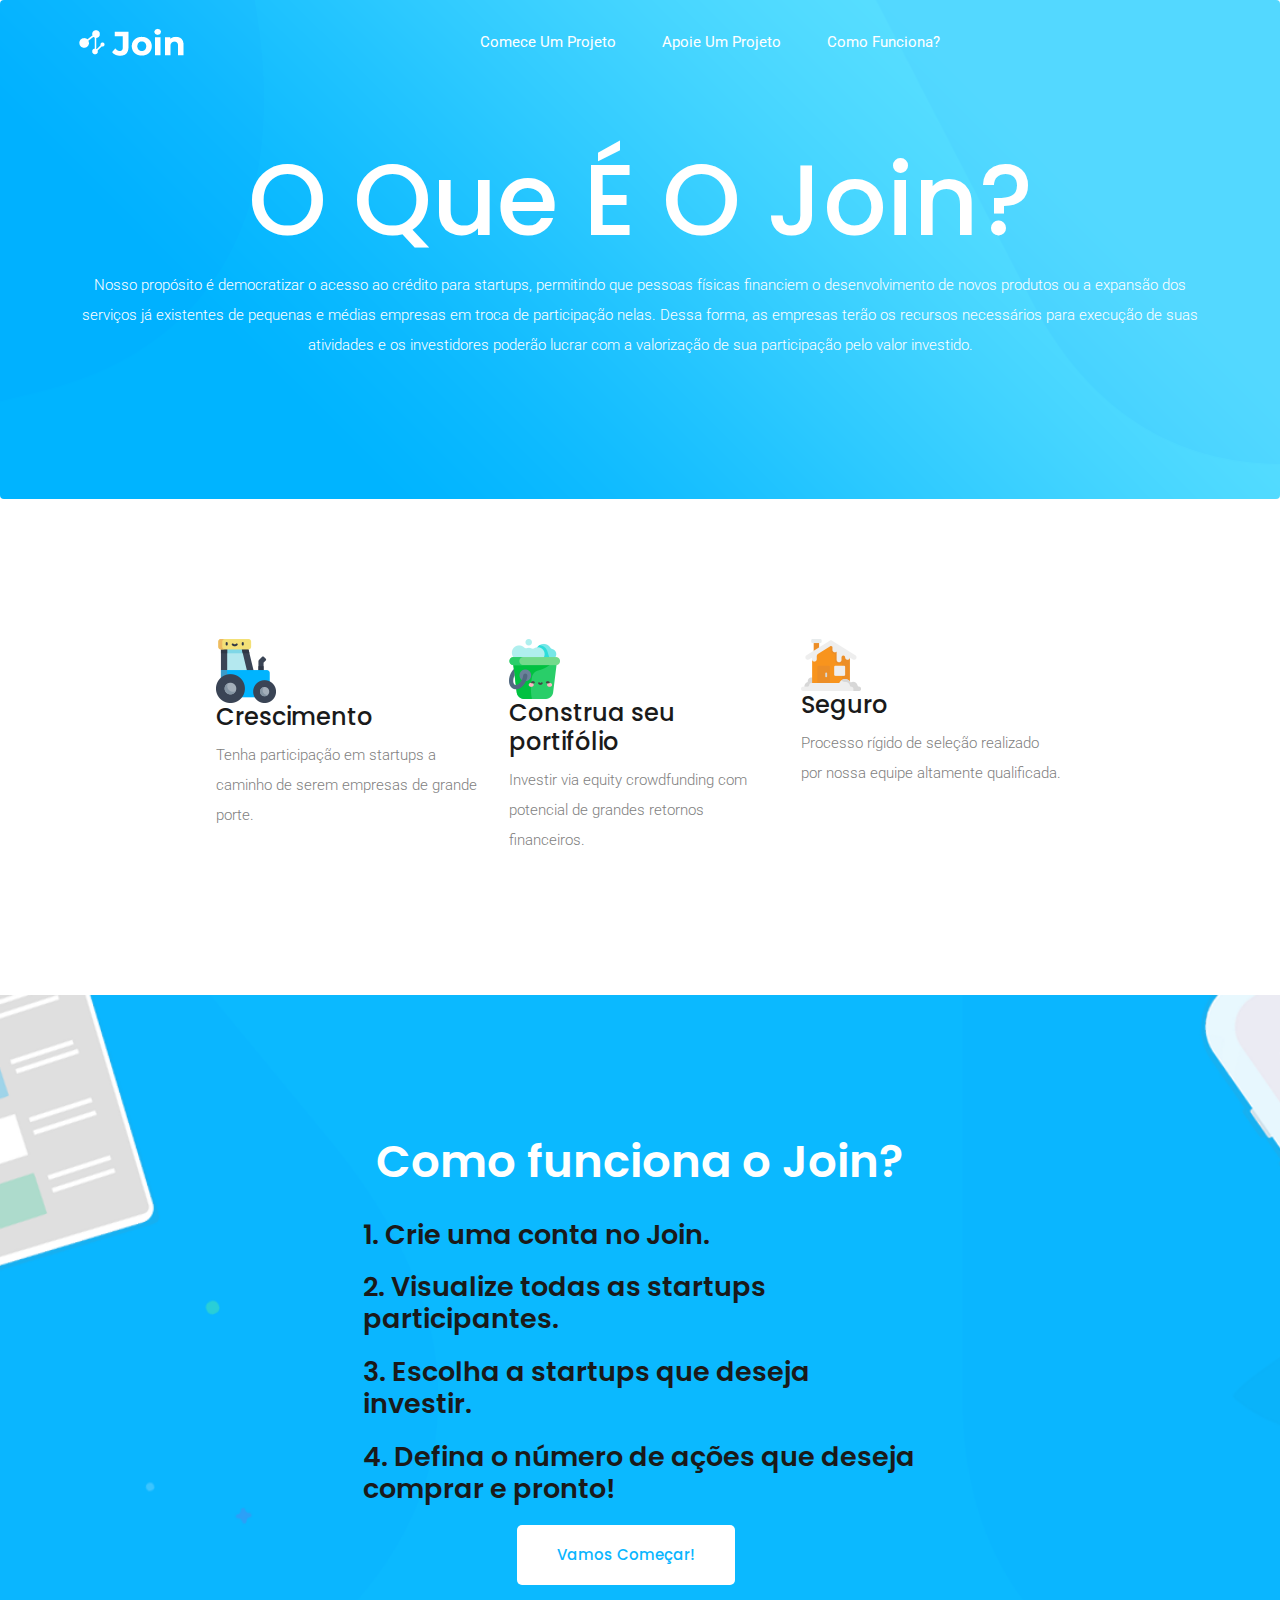
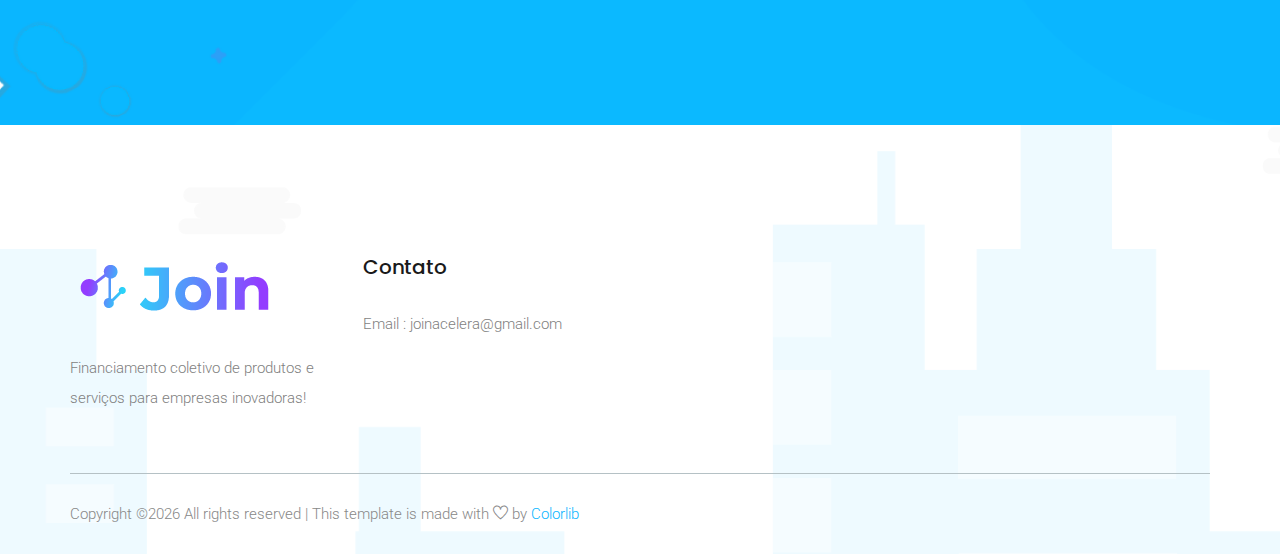
<file: contact.html>
<!doctype html>
<html lang="pt-br">

<head>
    <!-- Required meta tags -->
    <meta charset="utf-8">
    <meta name="viewport" content="width=device-width, initial-scale=1, shrink-to-fit=no">
    <title>Join</title>
    <link rel="icon" href="img/icon.png">
    <!-- Bootstrap CSS -->
    <link rel="stylesheet" href="css/bootstrap.min.css">
    <!-- animate CSS -->
    <link rel="stylesheet" href="css/animate.css">
    <!-- owl carousel CSS -->
    <link rel="stylesheet" href="css/owl.carousel.min.css">
    <!-- font awesome CSS -->
    <link rel="stylesheet" href="css/all.css">
    <!-- flaticon CSS -->
    <link rel="stylesheet" href="css/flaticon.css">
    <link rel="stylesheet" href="css/themify-icons.css">
    <!-- font awesome CSS -->
    <link rel="stylesheet" href="css/magnific-popup.css">
    <!-- swiper CSS -->
    <link rel="stylesheet" href="css/slick.css">
    <!-- style CSS -->
    <link rel="stylesheet" href="css/style.css">
</head>

<body>
  <!--::header part start::-->
  <header class="main_menu home_menu">
      <div class="container">
          <div class="row align-items-center">
              <div class="col-lg-12">
                  <nav class="navbar navbar-expand-lg navbar-light">
                      <a class="navbar-brand" href="index.html"> <img src="img/icone.png" alt="logo"> </a>
                      <button class="navbar-toggler" type="button" data-toggle="collapse"
                          data-target="#navbarSupportedContent" aria-controls="navbarSupportedContent"
                          aria-expanded="false" aria-label="Toggle navigation">
                          <span class="menu_icon"><i class="fas fa-bars"></i></span>
                      </button>

                      <div class="collapse navbar-collapse main-menu-item" id="navbarSupportedContent">
                          <ul class="navbar-nav">
                              <li class="nav-item">
                                  <a class="nav-link"  data-toggle="modal" data-target="#modalSaibaMais">Comece um projeto</a>
                              </li>
                              <li class="nav-item">
                                  <a class="nav-link"  data-toggle="modal" data-target="#modalApoiar">Apoie um projeto</a>
                              </li>
                              <li class="nav-item">
                                  <a class="nav-link" href="contact.html">Como funciona?</a>
                              </li>
                          </ul>
                      </div>
                  </nav>
              </div>
          </div>
      </div>
      <div class="search_input" id="search_input_box">
          <div class="container ">
              <form class="d-flex justify-content-between search-inner">
                  <input type="text" class="form-control" id="search_input" placeholder="Search Here">
                  <button type="submit" class="btn"></button>
                  <span class="ti-close" id="close_search" title="Close Search"></span>
              </form>
          </div>
      </div>
  </header>
  <!-- Header part end-->

  <!-- modal empresas start -->

  <div style="margin-top: 100px" class="modal fade" id="modalSaibaMais" tabindex="-1" role="dialog" aria-labelledby="myModalLabel" aria-hidden="true">
    <div class="modal-dialog" role="document">
      <div class="modal-content">
        <div class="comment-form col-sm-12">
           <h4>Quer acelerar seu negócio agora?</h4>
           <h6>Preencha o formulário e iremos entrar e contato o mais rápido possível!</h6>
           <form class="form-contact comment_form" action="http://34.67.217.188/startups"  method="POST" id="commentForm">
              <div class="row">
                 <div class="col-sm-6">
                    <div class="form-group">
                       <input class="form-control" name="nome" id="name" type="text" placeholder="Nome">
                    </div>
                 </div>
                 <div class="col-sm-6">
                    <div class="form-group">
                       <input class="form-control" name="email" id="email" type="email" placeholder="mail@mail.com">
                    </div>
                 </div>
                 <div class="col-12">
                    <div class="form-group">
                       <input class="form-control" name="phone" id="phone" type="text" placeholder="(99) 9 9999 9999">
                    </div>
                 </div>
              </div>
              <div class="form-group mt-3">
                 <button type="submit" class="button button-contactForm btn_1">Enviar<i
                       class="flaticon-right-arrow"></i> </button>
              </div>
           </form>
        </div>
      </div>
    </div>
  </div>

  <!-- modal empresas end -->


  <!-- modal investidor start -->

  <div style="margin-top: 100px" class="modal fade" id="modalApoiar" tabindex="-1" role="dialog" aria-labelledby="myModalLabel" aria-hidden="true">
    <div class="modal-dialog" role="document">
      <div class="modal-content">
        <div class="comment-form col-sm-12">
           <h3>Infelizmente essa função está temporariamente indisponível...</h3>
           <br>
           <h6>Deixe seu dados, nós entraremos em contato quando estiver!</h6>
           <form class="form-contact comment_form" action="http://34.67.217.188/investors"  method="POST" id="commentForm">
              <div class="row">
                 <div class="col-sm-6">
                    <div class="form-group">
                       <input class="form-control" name="name" id="name" type="text" placeholder="Nome">
                    </div>
                 </div>
                 <div class="col-sm-6">
                    <div class="form-group">
                       <input class="form-control" name="email" id="email" type="email" placeholder="mail@mail.com">
                    </div>
                 </div>
                 <div class="col-12">
                    <div class="form-group">
                       <input class="form-control" name="phone" id="phone" type="text" placeholder="(99) 9 9999 9999">
                    </div>
                 </div>
              </div>
              <div class="form-group mt-3">
                 <button type="submit" class="button button-contactForm btn_1">Enviar<i
                       class="flaticon-right-arrow"></i> </button>
              </div>
           </form>
        </div>
      </div>
    </div>
  </div>

  <!-- modal investidor end -->


  <!-- breadcrumb start-->
  <section class="breadcrumb breadcrumb_bg">
    <div class="container">
      <div class="row">
        <div class="col-lg-12">
          <div class="breadcrumb_iner text-center">
            <div class="breadcrumb_iner_item">
              <h2>O que é o Join?</h2>
              <p>Nosso propósito é democratizar o acesso ao crédito para
                startups, permitindo que pessoas físicas financiem o desenvolvimento
                de novos produtos ou a expansão dos serviços já existentes de pequenas
                e médias empresas em troca de participação nelas. Dessa forma, as
                empresas terão os recursos necessários para execução de suas atividades
                e os investidores poderão lucrar com a valorização de sua participação
                pelo valor investido.</p>
            </div>
          </div>
        </div>
      </div>
    </div>
  </section>
  <!-- breadcrumb start-->

  <!-- ================ contact section start ================= -->
  <section class="contact-section section_padding">
    <div class="container">
      <div class="row justify-content-center">
          <div class="col-lg-3 col-sm-6">
              <div class="single_pricing_part">
                  <img src="img/icon/feature_icon_1.png" alt="">
                  <h3>Crescimento</h3>
                  <p>Tenha participação em startups a caminho de serem empresas de grande porte.</p>

              </div>
          </div>
          <div class="col-lg-3 col-sm-6">
              <div class="single_pricing_part">
                  <img src="img/icon/feature_icon_2.png" alt="">
                  <h3>Construa seu portifólio</h3>
                  <p>Investir via equity crowdfunding com potencial de grandes retornos financeiros.</p>

              </div>
          </div>
          <div class="col-lg-3 col-sm-6">
              <div class="single_pricing_part">
                  <img src="img/icon/feature_icon_3.png" alt="">
                  <p></p>
                  <h3>Seguro</h3>
                  <p>Processo rígido de seleção realizado por nossa equipe altamente qualificada.</p>
              </div>
          </div>
      </div>
    </div>
  </section>
  <!-- ================ contact section end ================= -->

  <!-- cta part start-->
  <section class="cta_part section_padding">
      <div class="container">
          <div class="row justify-content-center">
              <div class="col-lg-8 col-xl-6">
                  <div class="cta_text text-center">
                      <h2>Como funciona o Join?</h2>
                      <div class="row">

                        <div class="col-12 text-left">
                          <h3 class="contact-title">1. Crie uma conta no Join.</h3>
                        </div>

                        <div class="col-12 text-left">
                          <h3 class="contact-title">2. Visualize todas as startups participantes.</h3>
                        </div>

                        <div class="col-12 text-left">
                          <h3 class="contact-title">3. Escolha a startups que deseja investir.</h3>
                        </div>

                        <div class="col-12 text-left">
                          <h3 class="contact-title">4. Defina o número de ações que deseja comprar e pronto!</h3>
                        </div>

                      </div>
                      <a href="#" class="btn_2 banner_btn_1" data-toggle="modal" data-target="#modalApoiar">Vamos começar!</a>
                  </div>
              </div>
          </div>
      </div>
  </section>
  <!-- cta part end-->


  <!--::footer_part start::-->
  <footer class="footer_part">
      <div class="container">
          <div class="row">
              <div class="col-sm-6 col-lg-3">
                  <div class="single_footer_part">
                      <a href="index.html" class="footer_logo_iner"> <img src="img/join.png" alt="#"> </a>
                      <p>Financiamento coletivo de produtos e serviços para empresas inovadoras!</p>
                  </div>
              </div>
              <div class="col-sm-6 col-lg-3">
                  <div class="single_footer_part">
                      <h4>Contato</h4>
                      <p>Email : joinacelera@gmail.com</p>
                  </div>
              </div>
          </div>
          <hr>
          <div class="row">
              <div class="col-lg-8">
                  <div class="copyright_text">
                      <P><!-- Link back to Colorlib can't be removed. Template is licensed under CC BY 3.0. -->
Copyright &copy;<script>document.write(new Date().getFullYear());</script> All rights reserved | This template is made with <i class="ti-heart" aria-hidden="true"></i> by <a href="https://colorlib.com" target="_blank">Colorlib</a>
<!-- Link back to Colorlib can't be removed. Template is licensed under CC BY 3.0. --></P>
                  </div>
              </div>
          </div>
      </div>
  </footer>
  <!--::footer_part end::-->

  <!-- jquery plugins here-->
  <!-- jquery -->
  <script src="js/jquery-1.12.1.min.js"></script>
  <!-- popper js -->
  <script src="js/popper.min.js"></script>
  <!-- bootstrap js -->
  <script src="js/bootstrap.min.js"></script>
  <!-- easing js -->
  <script src="js/jquery.magnific-popup.js"></script>
  <!-- swiper js -->
  <script src="js/swiper.min.js"></script>
  <!-- swiper js -->
  <script src="js/masonry.pkgd.js"></script>
  <!-- particles js -->
  <script src="js/owl.carousel.min.js"></script>
  <script src="js/jquery.nice-select.min.js"></script>
  <!-- slick js -->
  <script src="js/slick.min.js"></script>
  <script src="js/jquery.counterup.min.js"></script>
  <script src="js/waypoints.min.js"></script>
  <script src="js/contact.js"></script>
  <script src="js/jquery.ajaxchimp.min.js"></script>
  <script src="js/jquery.form.js"></script>
  <script src="js/jquery.validate.min.js"></script>
  <script src="js/mail-script.js"></script>
  <!-- custom js -->
  <script src="js/custom.js"></script>
</body>

</html>
</file>
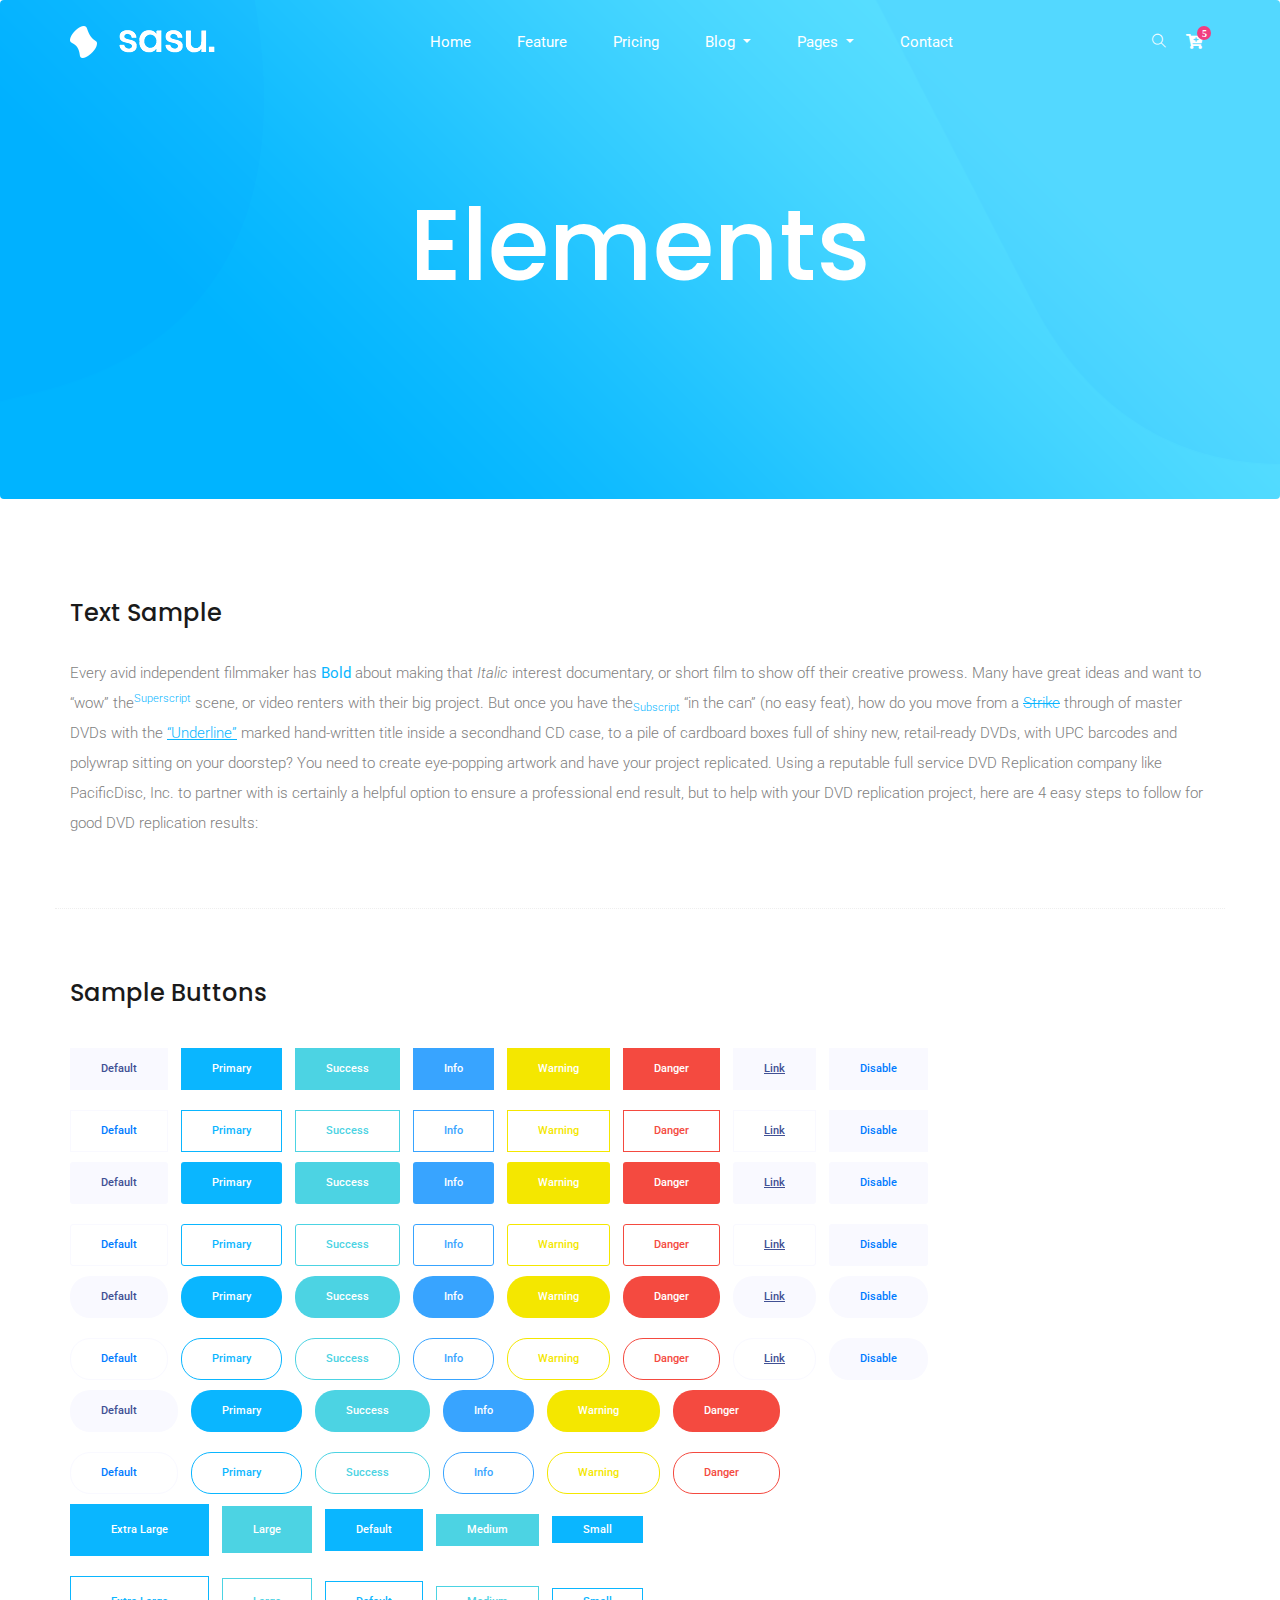
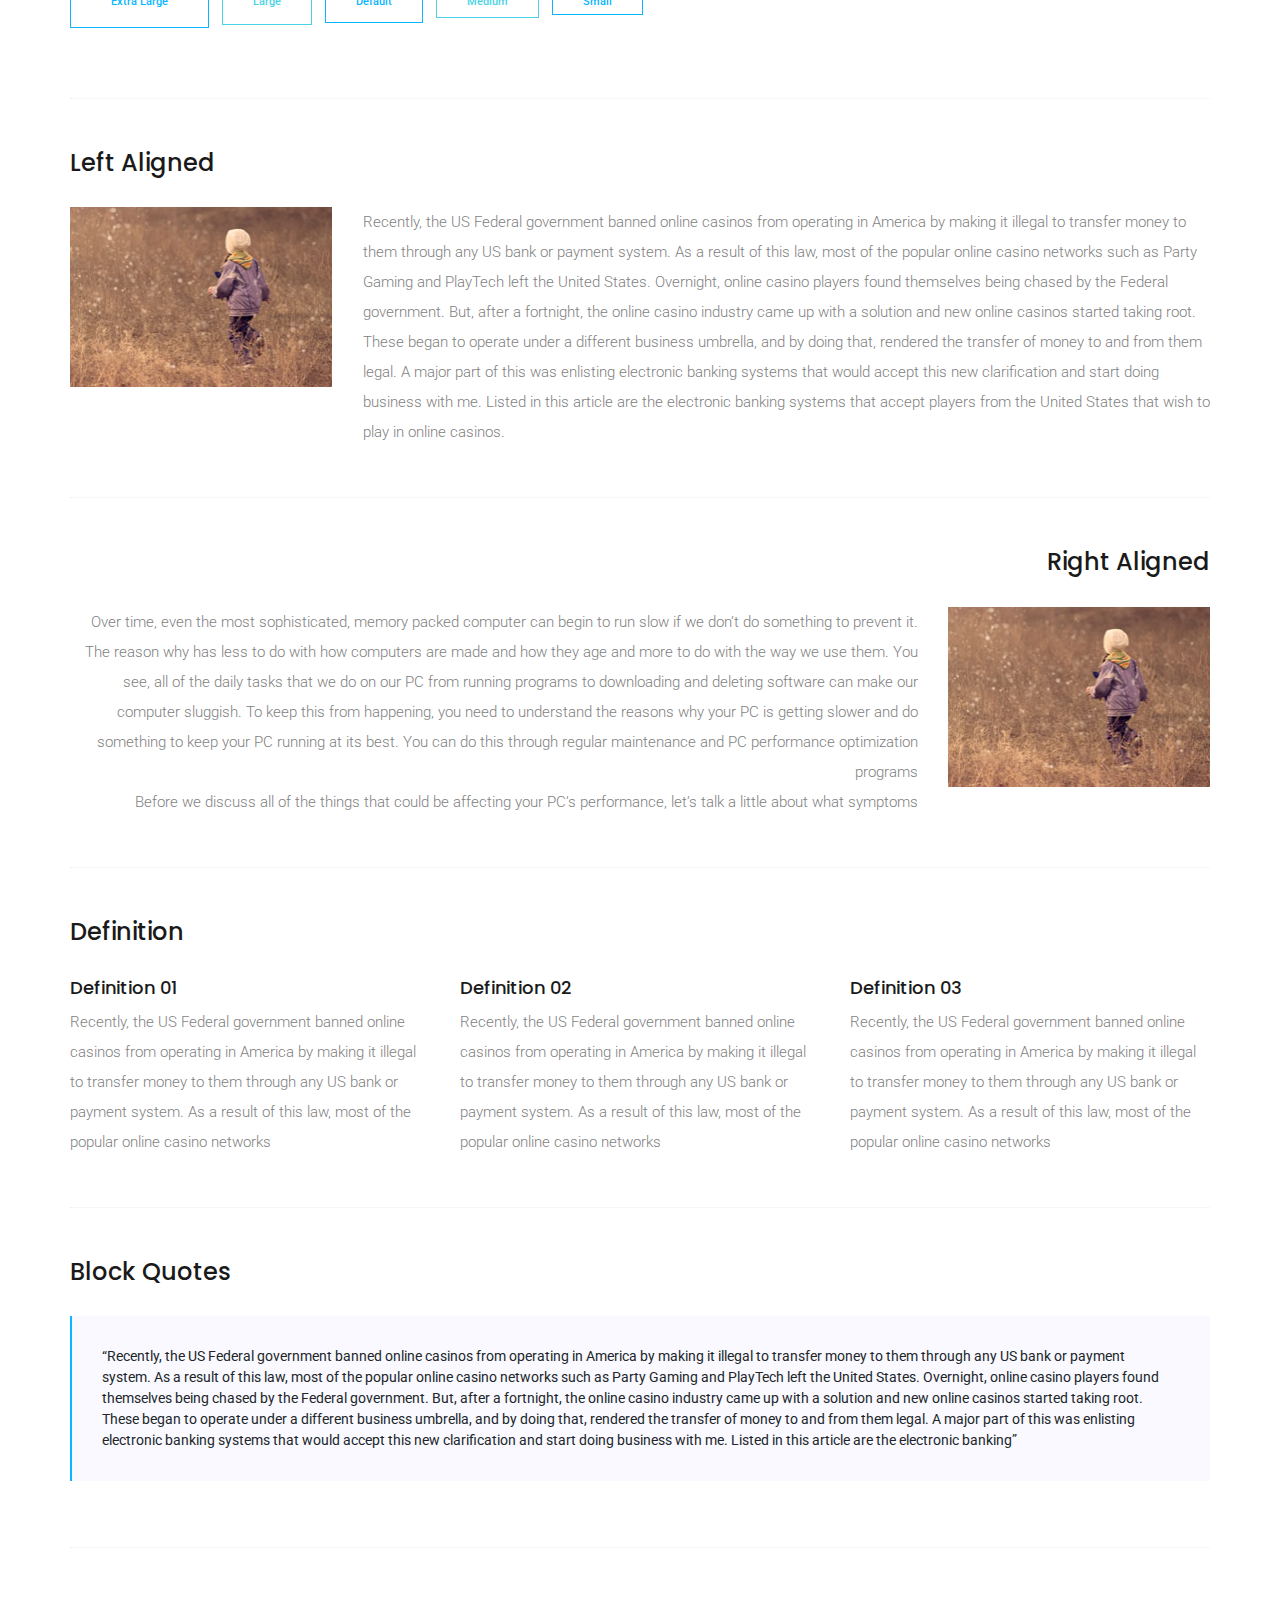
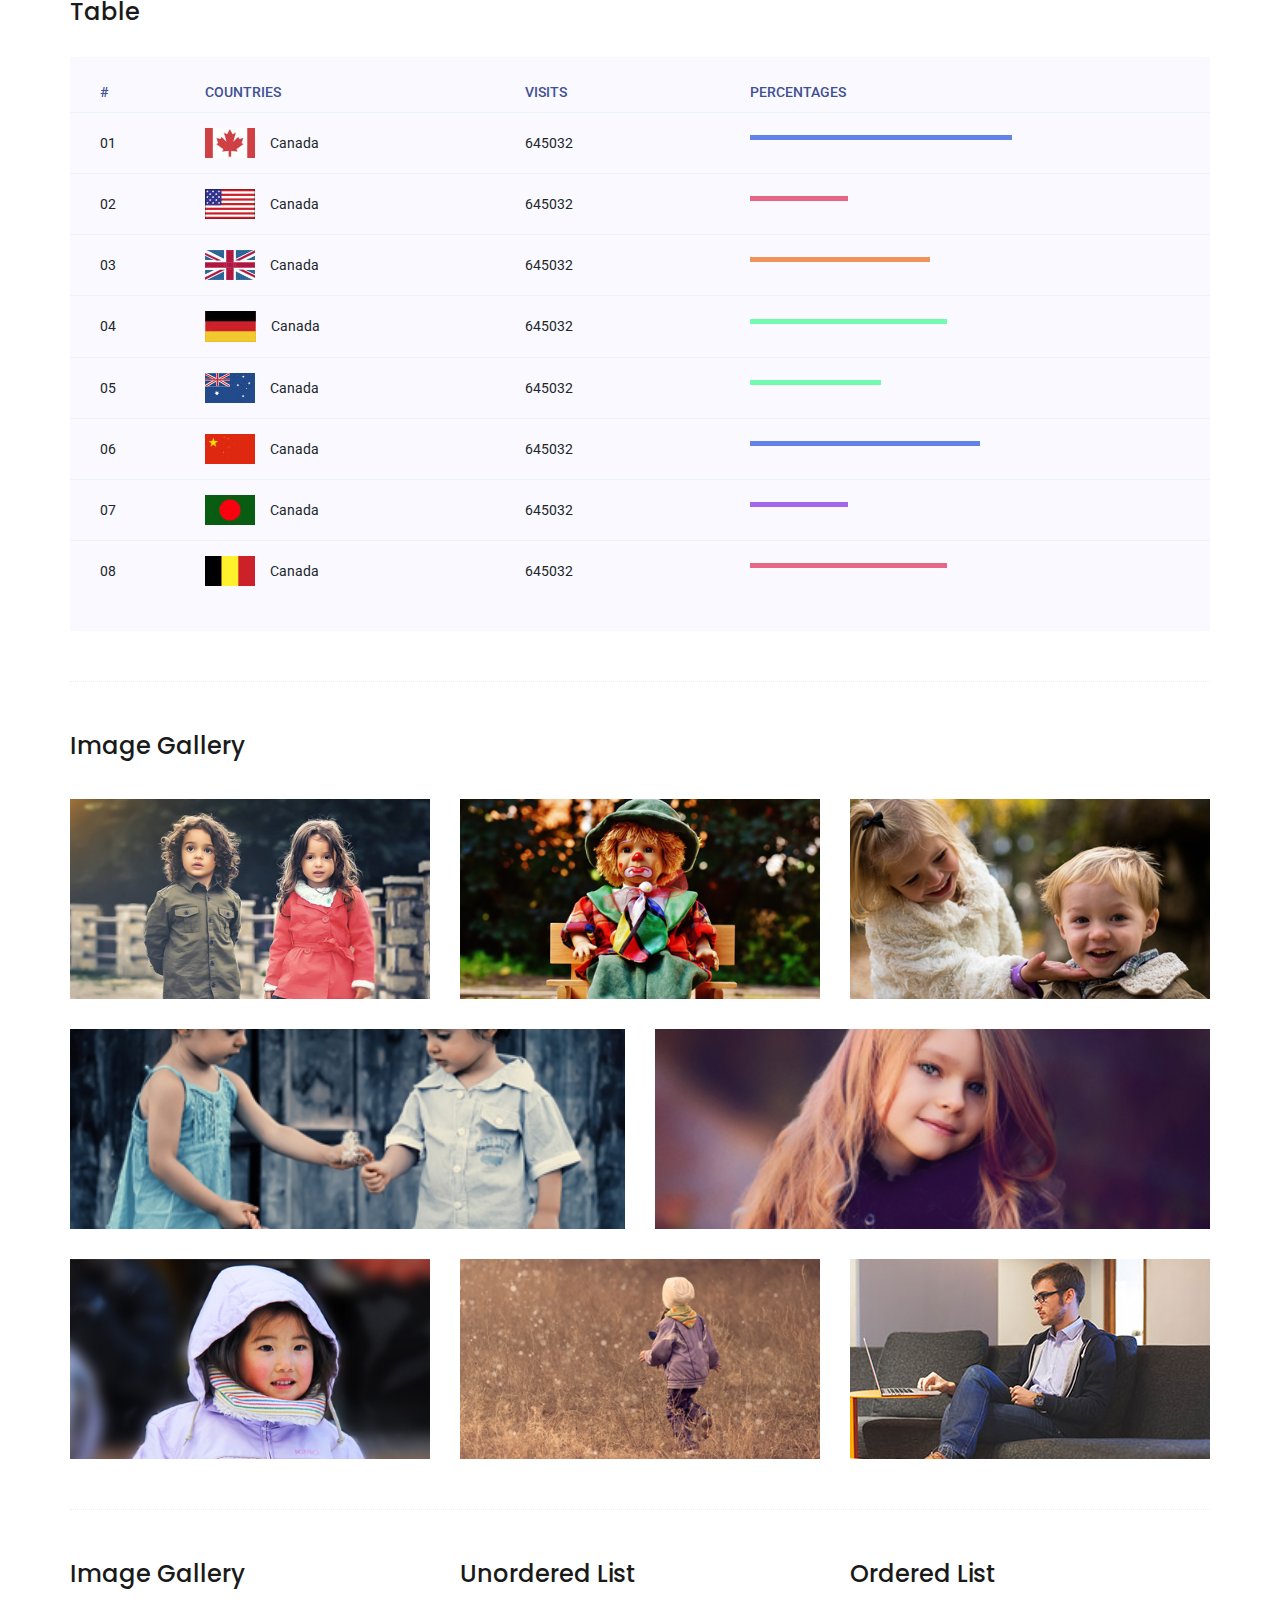
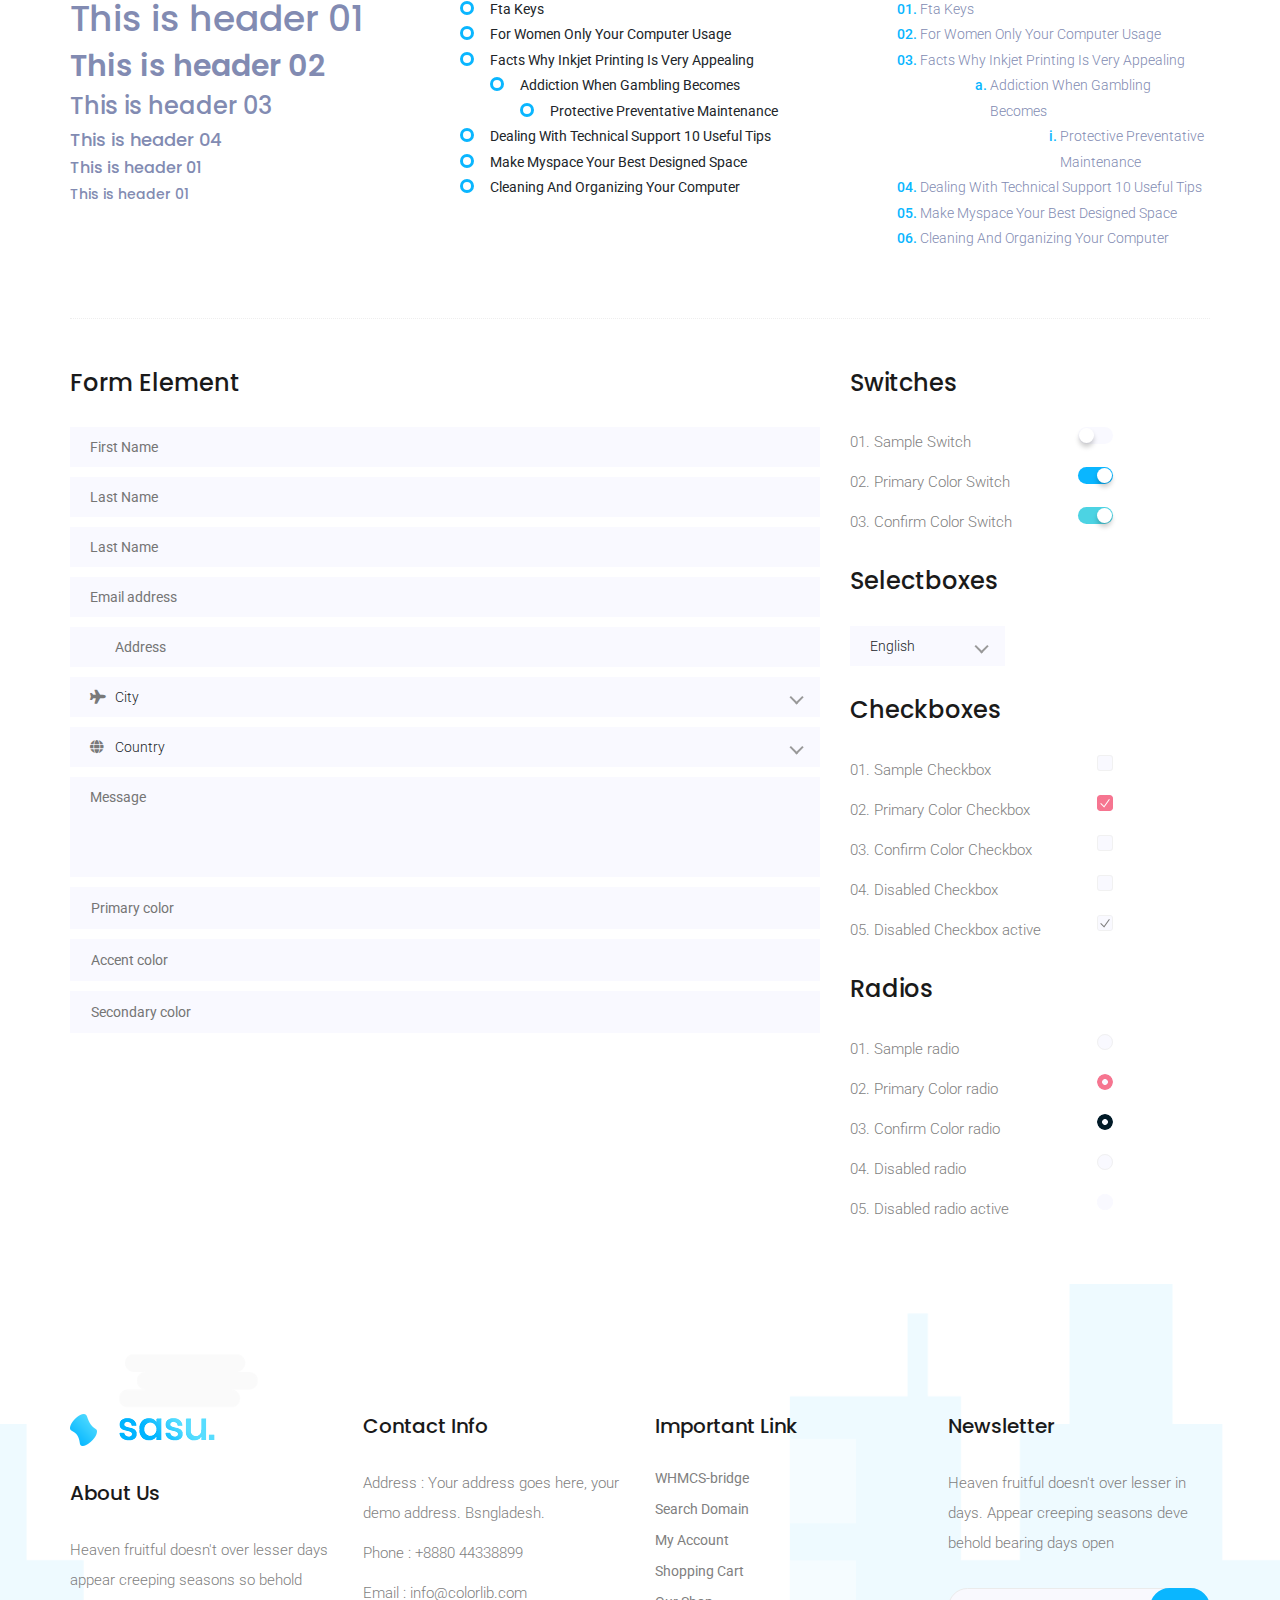
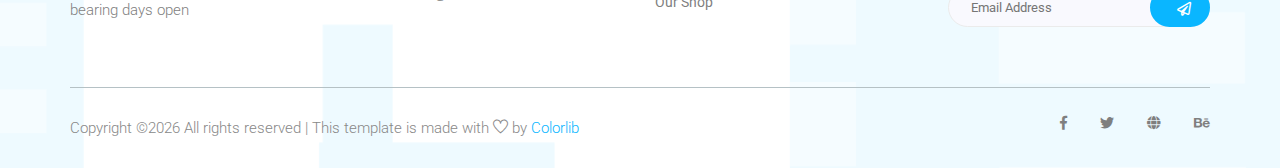
<file: elements.html>
<!doctype html>
<html lang="zxx">

<head>
    <!-- Required meta tags -->
    <meta charset="utf-8">
    <meta name="viewport" content="width=device-width, initial-scale=1, shrink-to-fit=no">
    <title>sasu</title>
    <link rel="icon" href="img/favicon.png">
    <!-- Bootstrap CSS -->
    <link rel="stylesheet" href="css/bootstrap.min.css">
    <!-- animate CSS -->
    <link rel="stylesheet" href="css/animate.css">
    <!-- owl carousel CSS -->
    <link rel="stylesheet" href="css/owl.carousel.min.css">
    <!-- font awesome CSS -->
    <link rel="stylesheet" href="css/all.css">
    <!-- flaticon CSS -->
    <link rel="stylesheet" href="css/flaticon.css">
    <link rel="stylesheet" href="css/themify-icons.css">
    <link rel="stylesheet" href="css/nice-select.css">
    <!-- font awesome CSS -->
    <link rel="stylesheet" href="css/magnific-popup.css">
    <!-- swiper CSS -->
    <link rel="stylesheet" href="css/slick.css">
    <!-- style CSS -->
    <link rel="stylesheet" href="css/style.css">
</head>

<body>
    <!--::header part start::-->
    <header class="main_menu home_menu">
        <div class="container">
            <div class="row align-items-center">
                <div class="col-lg-12">
                    <nav class="navbar navbar-expand-lg navbar-light">
                        <a class="navbar-brand" href="index.html"> <img src="img/logo.png" alt="logo"> </a>
                        <button class="navbar-toggler" type="button" data-toggle="collapse"
                            data-target="#navbarSupportedContent" aria-controls="navbarSupportedContent"
                            aria-expanded="false" aria-label="Toggle navigation">
                            <span class="menu_icon"><i class="fas fa-bars"></i></span>
                        </button>

                        <div class="collapse navbar-collapse main-menu-item" id="navbarSupportedContent">
                            <ul class="navbar-nav">
                                <li class="nav-item">
                                    <a class="nav-link" href="index.html">Home</a>
                                </li>
                                <li class="nav-item">
                                    <a class="nav-link" href="feature.html">feature</a>
                                </li>
                                <li class="nav-item">
                                    <a class="nav-link" href="pricing.html">pricing</a>
                                </li>
                                <li class="nav-item dropdown">
                                    <a class="nav-link dropdown-toggle" href="blog.html" id="navbarDropdown"
                                        role="button" data-toggle="dropdown" aria-haspopup="true" aria-expanded="false">
                                        Blog
                                    </a>
                                    <div class="dropdown-menu" aria-labelledby="navbarDropdown">
                                        <a class="dropdown-item" href="blog.html"> blog</a>
                                        <a class="dropdown-item" href="single-blog.html">Single blog</a>
                                    </div>
                                </li>
                                <li class="nav-item dropdown">
                                    <a class="nav-link dropdown-toggle" href="blog.html" id="navbarDropdown1"
                                        role="button" data-toggle="dropdown" aria-haspopup="true" aria-expanded="false">
                                        pages
                                    </a>
                                    <div class="dropdown-menu" aria-labelledby="navbarDropdown1">
                                        <a class="dropdown-item" href="elements.html">Elements</a>
                                    </div>
                                </li>
                                <li class="nav-item">
                                    <a class="nav-link" href="contact.html">Contact</a>
                                </li>
                            </ul>
                        </div>
                        <a id="search_1" href="javascript:void(0)"><i class="ti-search"></i></a>
                        <div class="dropdown cart">
                            <a class="dropdown-toggle" href="#" id="navbarDropdown3" role="button" data-toggle="dropdown"
                                aria-haspopup="true" aria-expanded="false">
                                <i class="fas fa-cart-plus"></i>
                            </a>
                            <!-- <div class="dropdown-menu" aria-labelledby="navbarDropdown">
                                <div class="single_product">

                                </div>
                            </div> -->
                        </div>
                    </nav>
                </div>
            </div>
        </div>
        <div class="search_input" id="search_input_box">
            <div class="container ">
                <form class="d-flex justify-content-between search-inner">
                    <input type="text" class="form-control" id="search_input" placeholder="Search Here">
                    <button type="submit" class="btn"></button>
                    <span class="ti-close" id="close_search" title="Close Search"></span>
                </form>
            </div>
        </div>
    </header>
    <!-- Header part end-->

	<!-- breadcrumb start-->
	<section class="breadcrumb breadcrumb_bg">
		<div class="container">
			<div class="row">
				<div class="col-lg-12">
					<div class="breadcrumb_iner text-center">
						<div class="breadcrumb_iner_item">
							<h2>elements</h2>
						</div>
					</div>
				</div>
			</div>
		</div>
	</section>
	<!-- breadcrumb start-->

	<!-- Start Sample Area -->
	<section class="sample-text-area">
		<div class="container box_1170">
			<h3 class="text-heading">Text Sample</h3>
			<p class="sample-text">
				Every avid independent filmmaker has <b>Bold</b> about making that <i>Italic</i> interest documentary,
				or short
				film to show off their creative prowess. Many have great ideas and want to “wow”
				the<sup>Superscript</sup> scene,
				or video renters with their big project. But once you have the<sub>Subscript</sub> “in the can” (no easy
				feat), how
				do you move from a <del>Strike</del> through of master DVDs with the <u>“Underline”</u> marked
				hand-written title
				inside a secondhand CD case, to a pile of cardboard boxes full of shiny new, retail-ready DVDs, with UPC
				barcodes
				and polywrap sitting on your doorstep? You need to create eye-popping artwork and have your project
				replicated.
				Using a reputable full service DVD Replication company like PacificDisc, Inc. to partner with is
				certainly a
				helpful option to ensure a professional end result, but to help with your DVD replication project, here
				are 4 easy
				steps to follow for good DVD replication results:

			</p>
		</div>
	</section>
	<!-- End Sample Area -->

	<!-- Start Button -->
	<section class="button-area">
		<div class="container box_1170 border-top-generic">
			<h3 class="text-heading">Sample Buttons</h3>
			<div class="button-group-area">
				<a href="#" class="genric-btn default">Default</a>
				<a href="#" class="genric-btn primary">Primary</a>
				<a href="#" class="genric-btn success">Success</a>
				<a href="#" class="genric-btn info">Info</a>
				<a href="#" class="genric-btn warning">Warning</a>
				<a href="#" class="genric-btn danger">Danger</a>
				<a href="#" class="genric-btn link">Link</a>
				<a href="#" class="genric-btn disable">Disable</a>
			</div>
			<div class="button-group-area mt-10">
				<a href="#" class="genric-btn default-border">Default</a>
				<a href="#" class="genric-btn primary-border">Primary</a>
				<a href="#" class="genric-btn success-border">Success</a>
				<a href="#" class="genric-btn info-border">Info</a>
				<a href="#" class="genric-btn warning-border">Warning</a>
				<a href="#" class="genric-btn danger-border">Danger</a>
				<a href="#" class="genric-btn link-border">Link</a>
				<a href="#" class="genric-btn disable">Disable</a>
			</div>
			<div class="button-group-area mt-40">
				<a href="#" class="genric-btn default radius">Default</a>
				<a href="#" class="genric-btn primary radius">Primary</a>
				<a href="#" class="genric-btn success radius">Success</a>
				<a href="#" class="genric-btn info radius">Info</a>
				<a href="#" class="genric-btn warning radius">Warning</a>
				<a href="#" class="genric-btn danger radius">Danger</a>
				<a href="#" class="genric-btn link radius">Link</a>
				<a href="#" class="genric-btn disable radius">Disable</a>
			</div>
			<div class="button-group-area mt-10">
				<a href="#" class="genric-btn default-border radius">Default</a>
				<a href="#" class="genric-btn primary-border radius">Primary</a>
				<a href="#" class="genric-btn success-border radius">Success</a>
				<a href="#" class="genric-btn info-border radius">Info</a>
				<a href="#" class="genric-btn warning-border radius">Warning</a>
				<a href="#" class="genric-btn danger-border radius">Danger</a>
				<a href="#" class="genric-btn link-border radius">Link</a>
				<a href="#" class="genric-btn disable radius">Disable</a>
			</div>
			<div class="button-group-area mt-40">
				<a href="#" class="genric-btn default circle">Default</a>
				<a href="#" class="genric-btn primary circle">Primary</a>
				<a href="#" class="genric-btn success circle">Success</a>
				<a href="#" class="genric-btn info circle">Info</a>
				<a href="#" class="genric-btn warning circle">Warning</a>
				<a href="#" class="genric-btn danger circle">Danger</a>
				<a href="#" class="genric-btn link circle">Link</a>
				<a href="#" class="genric-btn disable circle">Disable</a>
			</div>
			<div class="button-group-area mt-10">
				<a href="#" class="genric-btn default-border circle">Default</a>
				<a href="#" class="genric-btn primary-border circle">Primary</a>
				<a href="#" class="genric-btn success-border circle">Success</a>
				<a href="#" class="genric-btn info-border circle">Info</a>
				<a href="#" class="genric-btn warning-border circle">Warning</a>
				<a href="#" class="genric-btn danger-border circle">Danger</a>
				<a href="#" class="genric-btn link-border circle">Link</a>
				<a href="#" class="genric-btn disable circle">Disable</a>
			</div>
			<div class="button-group-area mt-40">
				<a href="#" class="genric-btn default circle arrow">Default<span class="lnr lnr-arrow-right"></span></a>
				<a href="#" class="genric-btn primary circle arrow">Primary<span class="lnr lnr-arrow-right"></span></a>
				<a href="#" class="genric-btn success circle arrow">Success<span class="lnr lnr-arrow-right"></span></a>
				<a href="#" class="genric-btn info circle arrow">Info<span class="lnr lnr-arrow-right"></span></a>
				<a href="#" class="genric-btn warning circle arrow">Warning<span class="lnr lnr-arrow-right"></span></a>
				<a href="#" class="genric-btn danger circle arrow">Danger<span class="lnr lnr-arrow-right"></span></a>
			</div>
			<div class="button-group-area mt-10">
				<a href="#" class="genric-btn default-border circle arrow">Default<span
						class="lnr lnr-arrow-right"></span></a>
				<a href="#" class="genric-btn primary-border circle arrow">Primary<span
						class="lnr lnr-arrow-right"></span></a>
				<a href="#" class="genric-btn success-border circle arrow">Success<span
						class="lnr lnr-arrow-right"></span></a>
				<a href="#" class="genric-btn info-border circle arrow">Info<span
						class="lnr lnr-arrow-right"></span></a>
				<a href="#" class="genric-btn warning-border circle arrow">Warning<span
						class="lnr lnr-arrow-right"></span></a>
				<a href="#" class="genric-btn danger-border circle arrow">Danger<span
						class="lnr lnr-arrow-right"></span></a>
			</div>
			<div class="button-group-area mt-40">
				<a href="#" class="genric-btn primary e-large">Extra Large</a>
				<a href="#" class="genric-btn success large">Large</a>
				<a href="#" class="genric-btn primary">Default</a>
				<a href="#" class="genric-btn success medium">Medium</a>
				<a href="#" class="genric-btn primary small">Small</a>
			</div>
			<div class="button-group-area mt-10">
				<a href="#" class="genric-btn primary-border e-large">Extra Large</a>
				<a href="#" class="genric-btn success-border large">Large</a>
				<a href="#" class="genric-btn primary-border">Default</a>
				<a href="#" class="genric-btn success-border medium">Medium</a>
				<a href="#" class="genric-btn primary-border small">Small</a>
			</div>
		</div>
	</section>
	<!-- End Button -->

	<!-- Start Align Area -->
	<div class="whole-wrap">
		<div class="container box_1170">
			<div class="section-top-border">
				<h3 class="mb-30">Left Aligned</h3>
				<div class="row">
					<div class="col-md-3">
						<img src="img/elements/d.jpg" alt="" class="img-fluid">
					</div>
					<div class="col-md-9 mt-sm-20">
						<p>Recently, the US Federal government banned online casinos from operating in America by making
							it illegal to
							transfer money to them through any US bank or payment system. As a result of this law, most
							of the popular
							online casino networks such as Party Gaming and PlayTech left the United States. Overnight,
							online casino
							players found themselves being chased by the Federal government. But, after a fortnight, the
							online casino
							industry came up with a solution and new online casinos started taking root. These began to
							operate under a
							different business umbrella, and by doing that, rendered the transfer of money to and from
							them legal. A major
							part of this was enlisting electronic banking systems that would accept this new
							clarification and start doing
							business with me. Listed in this article are the electronic banking systems that accept
							players from the United
							States that wish to play in online casinos.</p>
					</div>
				</div>
			</div>
			<div class="section-top-border text-right">
				<h3 class="mb-30">Right Aligned</h3>
				<div class="row">
					<div class="col-md-9">
						<p class="text-right">Over time, even the most sophisticated, memory packed computer can begin
							to run slow if we
							don’t do something to prevent it. The reason why has less to do with how computers are made
							and how they age and
							more to do with the way we use them. You see, all of the daily tasks that we do on our PC
							from running programs
							to downloading and deleting software can make our computer sluggish. To keep this from
							happening, you need to
							understand the reasons why your PC is getting slower and do something to keep your PC
							running at its best. You
							can do this through regular maintenance and PC performance optimization programs</p>
						<p class="text-right">Before we discuss all of the things that could be affecting your PC’s
							performance, let’s
							talk a little about what symptoms</p>
					</div>
					<div class="col-md-3">
						<img src="img/elements/d.jpg" alt="" class="img-fluid">
					</div>
				</div>
			</div>
			<div class="section-top-border">
				<h3 class="mb-30">Definition</h3>
				<div class="row">
					<div class="col-md-4">
						<div class="single-defination">
							<h4 class="mb-20">Definition 01</h4>
							<p>Recently, the US Federal government banned online casinos from operating in America by
								making it illegal to
								transfer money to them through any US bank or payment system. As a result of this law,
								most of the popular
								online casino networks</p>
						</div>
					</div>
					<div class="col-md-4">
						<div class="single-defination">
							<h4 class="mb-20">Definition 02</h4>
							<p>Recently, the US Federal government banned online casinos from operating in America by
								making it illegal to
								transfer money to them through any US bank or payment system. As a result of this law,
								most of the popular
								online casino networks</p>
						</div>
					</div>
					<div class="col-md-4">
						<div class="single-defination">
							<h4 class="mb-20">Definition 03</h4>
							<p>Recently, the US Federal government banned online casinos from operating in America by
								making it illegal to
								transfer money to them through any US bank or payment system. As a result of this law,
								most of the popular
								online casino networks</p>
						</div>
					</div>
				</div>
			</div>
			<div class="section-top-border">
				<h3 class="mb-30">Block Quotes</h3>
				<div class="row">
					<div class="col-lg-12">
						<blockquote class="generic-blockquote">
							“Recently, the US Federal government banned online casinos from operating in America by
							making it illegal to
							transfer money to them through any US bank or payment system. As a result of this law, most
							of the popular
							online casino networks such as Party Gaming and PlayTech left the United States. Overnight,
							online casino
							players found themselves being chased by the Federal government. But, after a fortnight, the
							online casino
							industry came up with a solution and new online casinos started taking root. These began to
							operate under a
							different business umbrella, and by doing that, rendered the transfer of money to and from
							them legal. A major
							part of this was enlisting electronic banking systems that would accept this new
							clarification and start doing
							business with me. Listed in this article are the electronic banking”
						</blockquote>
					</div>
				</div>
			</div>
			<div class="section-top-border">
				<h3 class="mb-30">Table</h3>
				<div class="progress-table-wrap">
					<div class="progress-table">
						<div class="table-head">
							<div class="serial">#</div>
							<div class="country">Countries</div>
							<div class="visit">Visits</div>
							<div class="percentage">Percentages</div>
						</div>
						<div class="table-row">
							<div class="serial">01</div>
							<div class="country"> <img src="img/elements/f1.jpg" alt="flag">Canada</div>
							<div class="visit">645032</div>
							<div class="percentage">
								<div class="progress">
									<div class="progress-bar color-1" role="progressbar" style="width: 80%"
										aria-valuenow="80" aria-valuemin="0" aria-valuemax="100"></div>
								</div>
							</div>
						</div>
						<div class="table-row">
							<div class="serial">02</div>
							<div class="country"> <img src="img/elements/f2.jpg" alt="flag">Canada</div>
							<div class="visit">645032</div>
							<div class="percentage">
								<div class="progress">
									<div class="progress-bar color-2" role="progressbar" style="width: 30%"
										aria-valuenow="30" aria-valuemin="0" aria-valuemax="100"></div>
								</div>
							</div>
						</div>
						<div class="table-row">
							<div class="serial">03</div>
							<div class="country"> <img src="img/elements/f3.jpg" alt="flag">Canada</div>
							<div class="visit">645032</div>
							<div class="percentage">
								<div class="progress">
									<div class="progress-bar color-3" role="progressbar" style="width: 55%"
										aria-valuenow="55" aria-valuemin="0" aria-valuemax="100"></div>
								</div>
							</div>
						</div>
						<div class="table-row">
							<div class="serial">04</div>
							<div class="country"> <img src="img/elements/f4.jpg" alt="flag">Canada</div>
							<div class="visit">645032</div>
							<div class="percentage">
								<div class="progress">
									<div class="progress-bar color-4" role="progressbar" style="width: 60%"
										aria-valuenow="60" aria-valuemin="0" aria-valuemax="100"></div>
								</div>
							</div>
						</div>
						<div class="table-row">
							<div class="serial">05</div>
							<div class="country"> <img src="img/elements/f5.jpg" alt="flag">Canada</div>
							<div class="visit">645032</div>
							<div class="percentage">
								<div class="progress">
									<div class="progress-bar color-5" role="progressbar" style="width: 40%"
										aria-valuenow="40" aria-valuemin="0" aria-valuemax="100"></div>
								</div>
							</div>
						</div>
						<div class="table-row">
							<div class="serial">06</div>
							<div class="country"> <img src="img/elements/f6.jpg" alt="flag">Canada</div>
							<div class="visit">645032</div>
							<div class="percentage">
								<div class="progress">
									<div class="progress-bar color-6" role="progressbar" style="width: 70%"
										aria-valuenow="70" aria-valuemin="0" aria-valuemax="100"></div>
								</div>
							</div>
						</div>
						<div class="table-row">
							<div class="serial">07</div>
							<div class="country"> <img src="img/elements/f7.jpg" alt="flag">Canada</div>
							<div class="visit">645032</div>
							<div class="percentage">
								<div class="progress">
									<div class="progress-bar color-7" role="progressbar" style="width: 30%"
										aria-valuenow="30" aria-valuemin="0" aria-valuemax="100"></div>
								</div>
							</div>
						</div>
						<div class="table-row">
							<div class="serial">08</div>
							<div class="country"> <img src="img/elements/f8.jpg" alt="flag">Canada</div>
							<div class="visit">645032</div>
							<div class="percentage">
								<div class="progress">
									<div class="progress-bar color-8" role="progressbar" style="width: 60%"
										aria-valuenow="60" aria-valuemin="0" aria-valuemax="100"></div>
								</div>
							</div>
						</div>
					</div>
				</div>
			</div>
			<div class="section-top-border">
				<h3>Image Gallery</h3>
				<div class="row gallery-item">
					<div class="col-md-4">
						<a href="img/elements/g1.jpg" class="img-pop-up img-gal">
							<div class="single-gallery-image" style="background: url(img/elements/g1.jpg);"></div>
						</a>
					</div>
					<div class="col-md-4">
						<a href="img/elements/g2.jpg" class="img-pop-up img-gal">
							<div class="single-gallery-image" style="background: url(img/elements/g2.jpg);"></div>
						</a>
					</div>
					<div class="col-md-4">
						<a href="img/elements/g3.jpg" class="img-pop-up img-gal">
							<div class="single-gallery-image" style="background: url(img/elements/g3.jpg);"></div>
						</a>
					</div>
					<div class="col-md-6">
						<a href="img/elements/g4.jpg" class="img-pop-up img-gal">
							<div class="single-gallery-image" style="background: url(img/elements/g4.jpg);"></div>
						</a>
					</div>
					<div class="col-md-6">
						<a href="img/elements/g5.jpg" class="img-pop-up img-gal">
							<div class="single-gallery-image" style="background: url(img/elements/g5.jpg);"></div>
						</a>
					</div>
					<div class="col-md-4">
						<a href="img/elements/g6.jpg" class="img-pop-up img-gal">
							<div class="single-gallery-image" style="background: url(img/elements/g6.jpg);"></div>
						</a>
					</div>
					<div class="col-md-4">
						<a href="img/elements/g7.jpg" class="img-pop-up img-gal"">
							<div class=" single-gallery-image" style="background: url(img/elements/g7.jpg);"></div>
					</a>
				</div>
				<div class="col-md-4">
					<a href="img/elements/g8.jpg" class="img-pop-up img-gal">
						<div class="single-gallery-image" style="background: url(img/elements/g8.jpg);"></div>
					</a>
				</div>
			</div>
		</div>
		<div class="section-top-border">
			<div class="row">
				<div class="col-md-4">
					<h3 class="mb-20">Image Gallery</h3>
					<div class="typography">
						<h1>This is header 01</h1>
						<h2>This is header 02</h2>
						<h3>This is header 03</h3>
						<h4>This is header 04</h4>
						<h5>This is header 01</h5>
						<h6>This is header 01</h6>
					</div>
				</div>
				<div class="col-md-4 mt-sm-30">
					<h3 class="mb-20">Unordered List</h3>
					<div class="">
						<ul class="unordered-list">
							<li>Fta Keys</li>
							<li>For Women Only Your Computer Usage</li>
							<li>Facts Why Inkjet Printing Is Very Appealing
								<ul>
									<li>Addiction When Gambling Becomes
										<ul>
											<li>Protective Preventative Maintenance</li>
										</ul>
									</li>
								</ul>
							</li>
							<li>Dealing With Technical Support 10 Useful Tips</li>
							<li>Make Myspace Your Best Designed Space</li>
							<li>Cleaning And Organizing Your Computer</li>
						</ul>
					</div>
				</div>
				<div class="col-md-4 mt-sm-30">
					<h3 class="mb-20">Ordered List</h3>
					<div class="">
						<ol class="ordered-list">
							<li><span>Fta Keys</span></li>
							<li><span>For Women Only Your Computer Usage</span></li>
							<li><span>Facts Why Inkjet Printing Is Very Appealing</span>
								<ol class="ordered-list-alpha">
									<li><span>Addiction When Gambling Becomes</span>
										<ol class="ordered-list-roman">
											<li><span>Protective Preventative Maintenance</span></li>
										</ol>
									</li>
								</ol>
							</li>
							<li><span>Dealing With Technical Support 10 Useful Tips</span></li>
							<li><span>Make Myspace Your Best Designed Space</span></li>
							<li><span>Cleaning And Organizing Your Computer</span></li>
						</ol>
					</div>
				</div>
			</div>
		</div>
		<div class="section-top-border">
			<div class="row">
				<div class="col-lg-8 col-md-8">
					<h3 class="mb-30">Form Element</h3>
					<form action="#">
						<div class="mt-10">
							<input type="text" name="first_name" placeholder="First Name"
								onfocus="this.placeholder = ''" onblur="this.placeholder = 'First Name'" required
								class="single-input">
						</div>
						<div class="mt-10">
							<input type="text" name="last_name" placeholder="Last Name" onfocus="this.placeholder = ''"
								onblur="this.placeholder = 'Last Name'" required class="single-input">
						</div>
						<div class="mt-10">
							<input type="text" name="last_name" placeholder="Last Name" onfocus="this.placeholder = ''"
								onblur="this.placeholder = 'Last Name'" required class="single-input">
						</div>
						<div class="mt-10">
							<input type="email" name="EMAIL" placeholder="Email address" onfocus="this.placeholder = ''"
								onblur="this.placeholder = 'Email address'" required class="single-input">
						</div>
						<div class="input-group-icon mt-10">
							<div class="icon"><i class="fa fa-thumb-tack" aria-hidden="true"></i></div>
							<input type="text" name="address" placeholder="Address" onfocus="this.placeholder = ''"
								onblur="this.placeholder = 'Address'" required class="single-input">
						</div>
						<div class="input-group-icon mt-10">
							<div class="icon"><i class="fa fa-plane" aria-hidden="true"></i></div>
							<div class="form-select" id="default-select">
								<select>
									<option value=" 1">City</option>
									<option value="1">Dhaka</option>
									<option value="1">Dilli</option>
									<option value="1">Newyork</option>
									<option value="1">Islamabad</option>
								</select>
							</div>
						</div>
						<div class="input-group-icon mt-10">
							<div class="icon"><i class="fa fa-globe" aria-hidden="true"></i></div>
							<div class="form-select" id="default-select_1">
								<select>
									<option value=" 1">Country</option>
									<option value="1">Bangladesh</option>
									<option value="1">India</option>
									<option value="1">England</option>
									<option value="1">Srilanka</option>
								</select>
							</div>
						</div>

						<div class="mt-10">
							<textarea class="single-textarea" placeholder="Message" onfocus="this.placeholder = ''"
								onblur="this.placeholder = 'Message'" required></textarea>
						</div>
						<!-- For Gradient Border Use -->
						<!-- <div class="mt-10">
										<div class="primary-input">
											<input id="primary-input" type="text" name="first_name" placeholder="Primary color" onfocus="this.placeholder = ''" onblur="this.placeholder = 'Primary color'">
											<label for="primary-input"></label>
										</div>
									</div> -->
						<div class="mt-10">
							<input type="text" name="first_name" placeholder="Primary color"
								onfocus="this.placeholder = ''" onblur="this.placeholder = 'Primary color'" required
								class="single-input-primary">
						</div>
						<div class="mt-10">
							<input type="text" name="first_name" placeholder="Accent color"
								onfocus="this.placeholder = ''" onblur="this.placeholder = 'Accent color'" required
								class="single-input-accent">
						</div>
						<div class="mt-10">
							<input type="text" name="first_name" placeholder="Secondary color"
								onfocus="this.placeholder = ''" onblur="this.placeholder = 'Secondary color'" required
								class="single-input-secondary">
						</div>
					</form>
				</div>
				<div class="col-lg-3 col-md-4 mt-sm-30">
					<div class="single-element-widget">
						<h3 class="mb-30">Switches</h3>
						<div class="switch-wrap d-flex justify-content-between">
							<p>01. Sample Switch</p>
							<div class="primary-switch">
								<input type="checkbox" id="default-switch">
								<label for="default-switch"></label>
							</div>
						</div>
						<div class="switch-wrap d-flex justify-content-between">
							<p>02. Primary Color Switch</p>
							<div class="primary-switch">
								<input type="checkbox" id="primary-switch" checked>
								<label for="primary-switch"></label>
							</div>
						</div>
						<div class="switch-wrap d-flex justify-content-between">
							<p>03. Confirm Color Switch</p>
							<div class="confirm-switch">
								<input type="checkbox" id="confirm-switch" checked>
								<label for="confirm-switch"></label>
							</div>
						</div>
					</div>
					<div class="single-element-widget mt-30">
						<h3 class="mb-30">Selectboxes</h3>
						<div class="default-select" id="default-select_2">
							<select>
								<option value=" 1">English</option>
								<option value="1">Spanish</option>
								<option value="1">Arabic</option>
								<option value="1">Portuguise</option>
								<option value="1">Bengali</option>
							</select>
						</div>
					</div>
					<div class="single-element-widget mt-30">
						<h3 class="mb-30">Checkboxes</h3>
						<div class="switch-wrap d-flex justify-content-between">
							<p>01. Sample Checkbox</p>
							<div class="primary-checkbox">
								<input type="checkbox" id="default-checkbox">
								<label for="default-checkbox"></label>
							</div>
						</div>
						<div class="switch-wrap d-flex justify-content-between">
							<p>02. Primary Color Checkbox</p>
							<div class="primary-checkbox">
								<input type="checkbox" id="primary-checkbox" checked>
								<label for="primary-checkbox"></label>
							</div>
						</div>
						<div class="switch-wrap d-flex justify-content-between">
							<p>03. Confirm Color Checkbox</p>
							<div class="confirm-checkbox">
								<input type="checkbox" id="confirm-checkbox">
								<label for="confirm-checkbox"></label>
							</div>
						</div>
						<div class="switch-wrap d-flex justify-content-between">
							<p>04. Disabled Checkbox</p>
							<div class="disabled-checkbox">
								<input type="checkbox" id="disabled-checkbox" disabled>
								<label for="disabled-checkbox"></label>
							</div>
						</div>
						<div class="switch-wrap d-flex justify-content-between">
							<p>05. Disabled Checkbox active</p>
							<div class="disabled-checkbox">
								<input type="checkbox" id="disabled-checkbox-active" checked disabled>
								<label for="disabled-checkbox-active"></label>
							</div>
						</div>
					</div>
					<div class="single-element-widget mt-30">
						<h3 class="mb-30">Radios</h3>
						<div class="switch-wrap d-flex justify-content-between">
							<p>01. Sample radio</p>
							<div class="primary-radio">
								<input type="checkbox" id="default-radio">
								<label for="default-radio"></label>
							</div>
						</div>
						<div class="switch-wrap d-flex justify-content-between">
							<p>02. Primary Color radio</p>
							<div class="primary-radio">
								<input type="checkbox" id="primary-radio" checked>
								<label for="primary-radio"></label>
							</div>
						</div>
						<div class="switch-wrap d-flex justify-content-between">
							<p>03. Confirm Color radio</p>
							<div class="confirm-radio">
								<input type="checkbox" id="confirm-radio" checked>
								<label for="confirm-radio"></label>
							</div>
						</div>
						<div class="switch-wrap d-flex justify-content-between">
							<p>04. Disabled radio</p>
							<div class="disabled-radio">
								<input type="checkbox" id="disabled-radio" disabled>
								<label for="disabled-radio"></label>
							</div>
						</div>
						<div class="switch-wrap d-flex justify-content-between">
							<p>05. Disabled radio active</p>
							<div class="disabled-radio">
								<input type="checkbox" id="disabled-radio-active" checked disabled>
								<label for="disabled-radio-active"></label>
							</div>
						</div>
					</div>
				</div>
			</div>
		</div>
	</div>
	</div>
	<!-- End Align Area -->

	<!--::footer_part start::-->
    <footer class="footer_part">
			<div class="container">
				<div class="row">
					<div class="col-sm-6 col-lg-3">
						<div class="single_footer_part">
							<a href="index.html" class="footer_logo_iner"> <img src="img/footer_logo.png" alt="#"> </a>
							<h4>About Us</h4>
							<p>Heaven fruitful doesn't over lesser days appear creeping seasons so behold bearing days open
							</p>
						</div>
					</div>
					<div class="col-sm-6 col-lg-3">
						<div class="single_footer_part">
							<h4>Contact Info</h4>
							<p>Address : Your address goes
								here, your demo address.
								Bsngladesh.</p>
							<p>Phone : +8880 44338899</p>
							<p>Email : info@colorlib.com</p>
						</div>
					</div>
					<div class="col-sm-6 col-lg-3">
						<div class="single_footer_part">
							<h4>Important Link</h4>
							<ul class="list-unstyled">
								<li><a href=""> WHMCS-bridge</a></li>
								<li><a href="">Search Domain</a></li>
								<li><a href="">My Account</a></li>
								<li><a href="">Shopping Cart</a></li>
								<li><a href="">Our Shop</a></li>
							</ul>
						</div>
					</div>
					<div class="col-sm-6 col-lg-3">
						<div class="single_footer_part">
							<h4>Newsletter</h4>
							<p>Heaven fruitful doesn't over lesser in days. Appear creeping seasons deve behold bearing days
								open
							</p>
							<div id="mc_embed_signup">
								<form target="_blank"
									action="https://spondonit.us12.list-manage.com/subscribe/post?u=1462626880ade1ac87bd9c93a&amp;id=92a4423d01"
									method="get" class="subscribe_form relative mail_part">
									<input type="email" name="email" id="newsletter-form-email" placeholder="Email Address"
										class="placeholder hide-on-focus" onfocus="this.placeholder = ''"
										onblur="this.placeholder = ' Email Address '">
									<button type="submit" name="submit" id="newsletter-submit"
										class="email_icon newsletter-submit button-contactForm"><i
											class="far fa-paper-plane"></i></button>
									<div class="mt-10 info"></div>
								</form>
							</div>
						</div>
					</div>
				</div>
				<hr>
				<div class="row">
					<div class="col-lg-8">
						<div class="copyright_text">
							<P><!-- Link back to Colorlib can't be removed. Template is licensed under CC BY 3.0. -->
Copyright &copy;<script>document.write(new Date().getFullYear());</script> All rights reserved | This template is made with <i class="ti-heart" aria-hidden="true"></i> by <a href="https://colorlib.com" target="_blank">Colorlib</a>
<!-- Link back to Colorlib can't be removed. Template is licensed under CC BY 3.0. --></P>
						</div>
					</div>
					<div class="col-lg-4">
						<div class="footer_icon social_icon">
							<ul class="list-unstyled">
								<li><a href="#" class="single_social_icon"><i class="fab fa-facebook-f"></i></a></li>
								<li><a href="#" class="single_social_icon"><i class="fab fa-twitter"></i></a></li>
								<li><a href="#" class="single_social_icon"><i class="fas fa-globe"></i></a></li>
								<li><a href="#" class="single_social_icon"><i class="fab fa-behance"></i></a></li>
							</ul>
						</div>
					</div>
				</div>
			</div>
		</footer>
		<!--::footer_part end::-->
	
		<!-- jquery plugins here-->
		<!-- jquery -->
		<script src="js/jquery-1.12.1.min.js"></script>
		<!-- popper js -->
		<script src="js/popper.min.js"></script>
		<!-- bootstrap js -->
		<script src="js/bootstrap.min.js"></script>
		<!-- easing js -->
		<script src="js/jquery.magnific-popup.js"></script>
		<!-- swiper js -->
		<script src="js/swiper.min.js"></script>
		<!-- swiper js -->
		<script src="js/masonry.pkgd.js"></script>
		<!-- particles js -->
		<script src="js/owl.carousel.min.js"></script>
		<script src="js/jquery.nice-select.min.js"></script>
		<!-- slick js -->
		<script src="js/slick.min.js"></script>
		<script src="js/jquery.counterup.min.js"></script>
		<script src="js/waypoints.min.js"></script>
		<script src="js/contact.js"></script>
		<script src="js/jquery.ajaxchimp.min.js"></script>
		<script src="js/jquery.form.js"></script>
		<script src="js/jquery.validate.min.js"></script>
		<script src="js/mail-script.js"></script>
		<!-- custom js -->
		<script src="js/custom.js"></script>
	</body>
	
	</html>
</file>
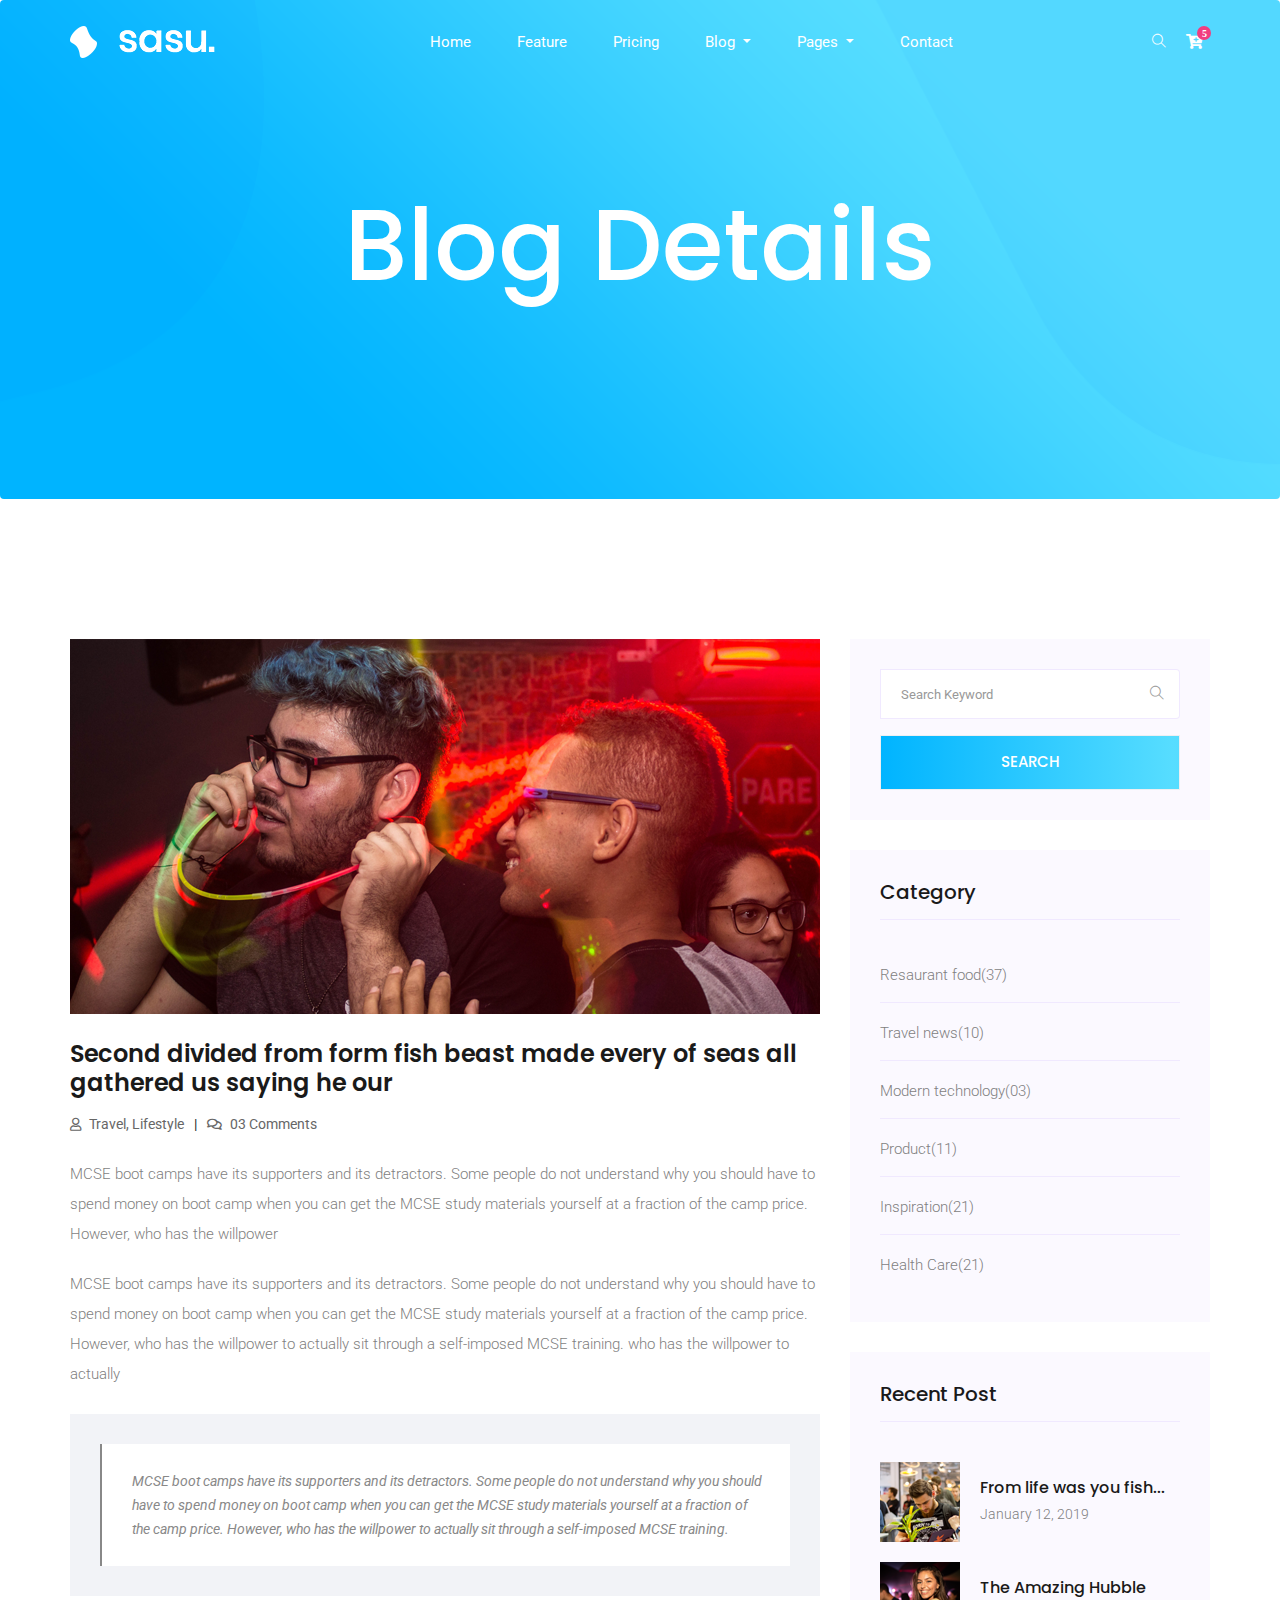
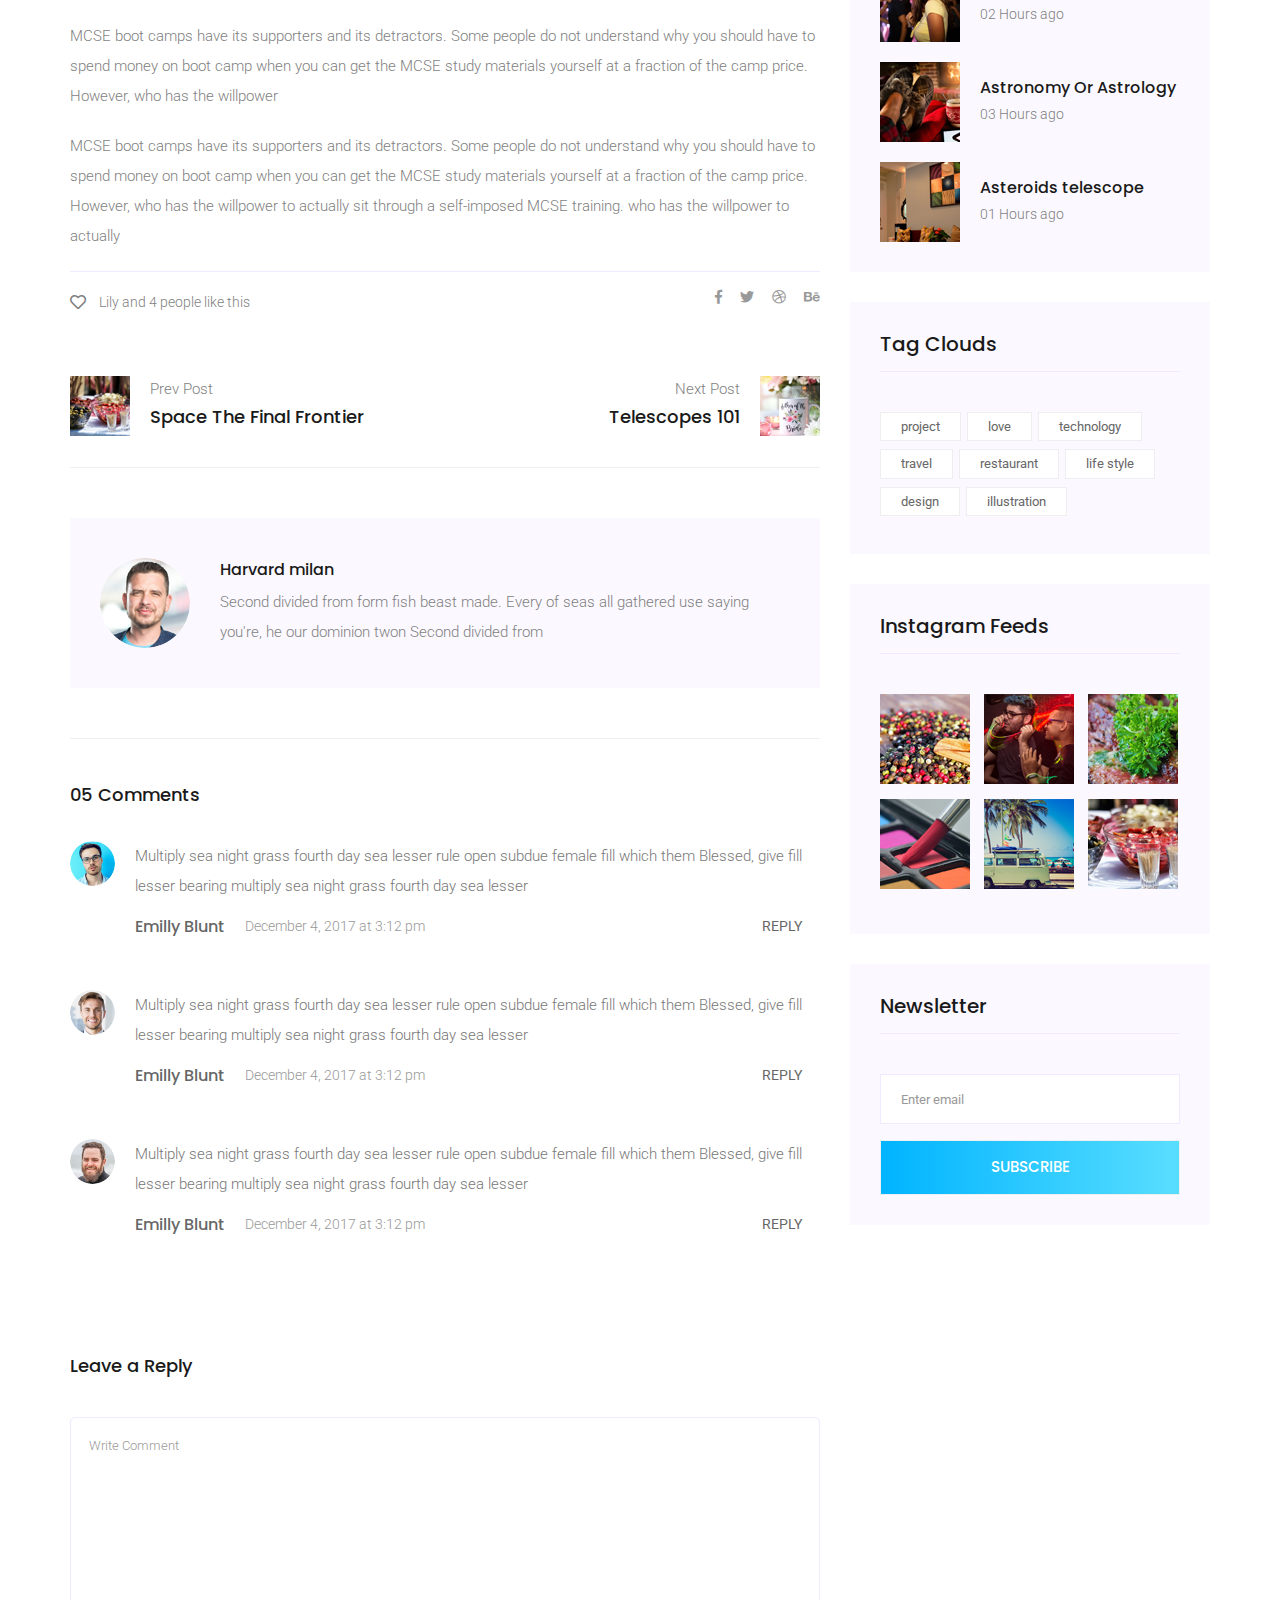
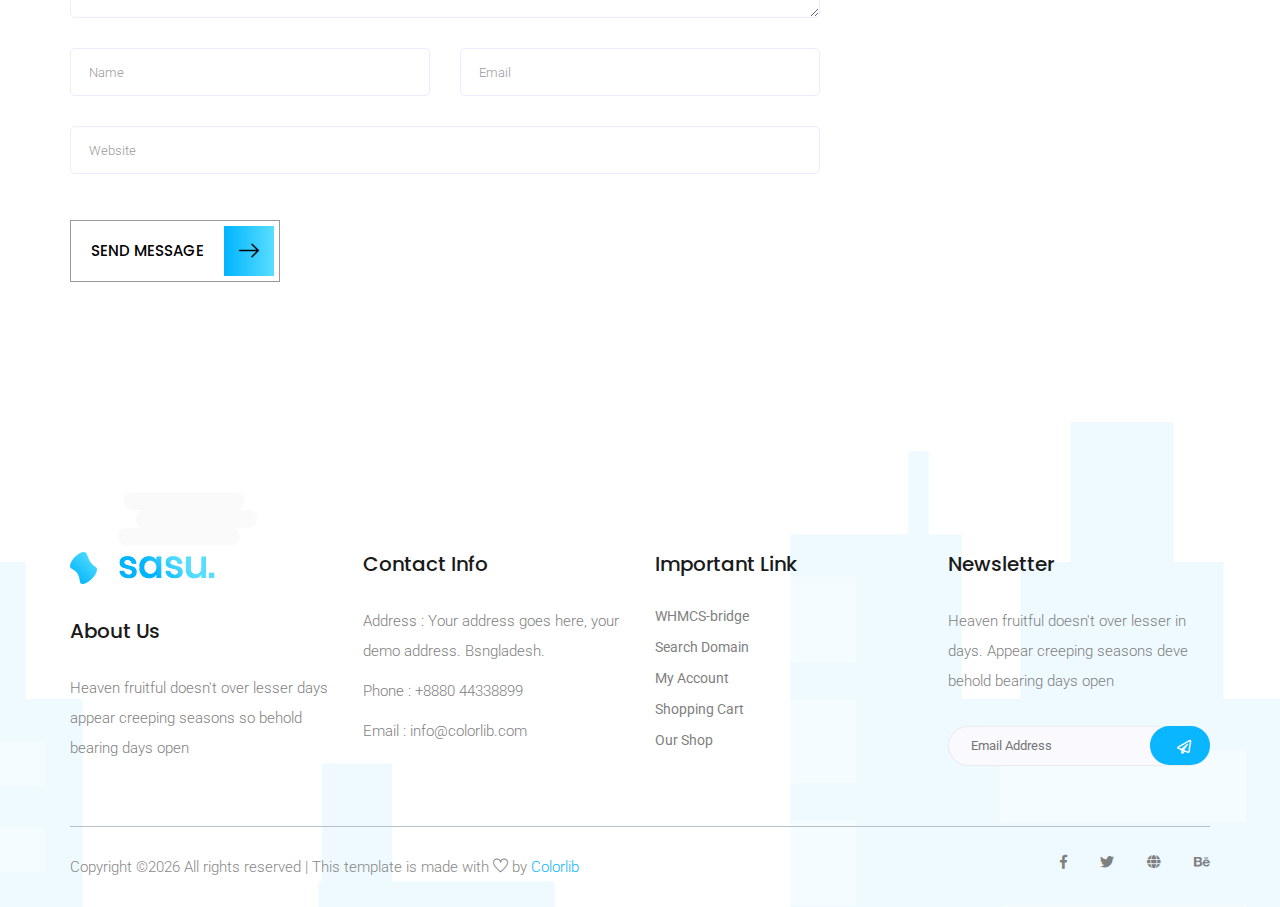
<file: single-blog.html>
<!doctype html>
<html lang="zxx">

<head>
    <!-- Required meta tags -->
    <meta charset="utf-8">
    <meta name="viewport" content="width=device-width, initial-scale=1, shrink-to-fit=no">
    <title>sasu</title>
    <link rel="icon" href="img/favicon.png">
    <!-- Bootstrap CSS -->
    <link rel="stylesheet" href="css/bootstrap.min.css">
    <!-- animate CSS -->
    <link rel="stylesheet" href="css/animate.css">
    <!-- owl carousel CSS -->
    <link rel="stylesheet" href="css/owl.carousel.min.css">
    <!-- font awesome CSS -->
    <link rel="stylesheet" href="css/all.css">
    <!-- flaticon CSS -->
    <link rel="stylesheet" href="css/flaticon.css">
    <link rel="stylesheet" href="css/themify-icons.css">
    <!-- font awesome CSS -->
    <link rel="stylesheet" href="css/magnific-popup.css">
    <!-- swiper CSS -->
    <link rel="stylesheet" href="css/slick.css">
    <!-- style CSS -->
    <link rel="stylesheet" href="css/style.css">
</head>

<body>
    <!--::header part start::-->
    <header class="main_menu home_menu">
        <div class="container">
            <div class="row align-items-center">
                <div class="col-lg-12">
                    <nav class="navbar navbar-expand-lg navbar-light">
                        <a class="navbar-brand" href="index.html"> <img src="img/logo.png" alt="logo"> </a>
                        <button class="navbar-toggler" type="button" data-toggle="collapse"
                            data-target="#navbarSupportedContent" aria-controls="navbarSupportedContent"
                            aria-expanded="false" aria-label="Toggle navigation">
                            <span class="menu_icon"><i class="fas fa-bars"></i></span>
                        </button>

                        <div class="collapse navbar-collapse main-menu-item" id="navbarSupportedContent">
                            <ul class="navbar-nav">
                                <li class="nav-item">
                                    <a class="nav-link" href="index.html">Home</a>
                                </li>
                                <li class="nav-item">
                                    <a class="nav-link" href="feature.html">feature</a>
                                </li>
                                <li class="nav-item">
                                    <a class="nav-link" href="pricing.html">pricing</a>
                                </li>
                                <li class="nav-item dropdown">
                                    <a class="nav-link dropdown-toggle" href="blog.html" id="navbarDropdown"
                                        role="button" data-toggle="dropdown" aria-haspopup="true" aria-expanded="false">
                                        Blog
                                    </a>
                                    <div class="dropdown-menu" aria-labelledby="navbarDropdown">
                                        <a class="dropdown-item" href="blog.html"> blog</a>
                                        <a class="dropdown-item" href="single-blog.html">Single blog</a>
                                    </div>
                                </li>
                                <li class="nav-item dropdown">
                                    <a class="nav-link dropdown-toggle" href="blog.html" id="navbarDropdown1"
                                        role="button" data-toggle="dropdown" aria-haspopup="true" aria-expanded="false">
                                        pages
                                    </a>
                                    <div class="dropdown-menu" aria-labelledby="navbarDropdown1">
                                        <a class="dropdown-item" href="elements.html">Elements</a>
                                    </div>
                                </li>
                                <li class="nav-item">
                                    <a class="nav-link" href="contact.html">Contact</a>
                                </li>
                            </ul>
                        </div>
                        <a id="search_1" href="javascript:void(0)"><i class="ti-search"></i></a>
                        <div class="dropdown cart">
                            <a class="dropdown-toggle" href="#" id="navbarDropdown3" role="button" data-toggle="dropdown"
                                aria-haspopup="true" aria-expanded="false">
                                <i class="fas fa-cart-plus"></i>
                            </a>
                            <!-- <div class="dropdown-menu" aria-labelledby="navbarDropdown">
                                <div class="single_product">

                                </div>
                            </div> -->
                        </div>
                    </nav>
                </div>
            </div>
        </div>
        <div class="search_input" id="search_input_box">
            <div class="container ">
                <form class="d-flex justify-content-between search-inner">
                    <input type="text" class="form-control" id="search_input" placeholder="Search Here">
                    <button type="submit" class="btn"></button>
                    <span class="ti-close" id="close_search" title="Close Search"></span>
                </form>
            </div>
        </div>
    </header>
    <!-- Header part end-->


   <!-- breadcrumb start-->
   <section class="breadcrumb breadcrumb_bg">
      <div class="container">
         <div class="row">
            <div class="col-lg-12">
               <div class="breadcrumb_iner text-center">
                  <div class="breadcrumb_iner_item">
                     <h2>blog details</h2>
                  </div>
               </div>
            </div>
         </div>
      </div>
   </section>
   <!-- breadcrumb start-->
   <!--================Blog Area =================-->
   <section class="blog_area single-post-area section_padding">
      <div class="container">
         <div class="row">
            <div class="col-lg-8 posts-list">
               <div class="single-post">
                  <div class="feature-img">
                     <img class="img-fluid" src="img/blog/single_blog_1.png" alt="">
                  </div>
                  <div class="blog_details">
                     <h2>Second divided from form fish beast made every of seas
                        all gathered us saying he our
                     </h2>
                     <ul class="blog-info-link mt-3 mb-4">
                        <li><a href="#"><i class="far fa-user"></i> Travel, Lifestyle</a></li>
                        <li><a href="#"><i class="far fa-comments"></i> 03 Comments</a></li>
                     </ul>
                     <p class="excert">
                        MCSE boot camps have its supporters and its detractors. Some people do not understand why you
                        should have to spend money on boot camp when you can get the MCSE study materials yourself at a
                        fraction of the camp price. However, who has the willpower
                     </p>
                     <p>
                        MCSE boot camps have its supporters and its detractors. Some people do not understand why you
                        should have to spend money on boot camp when you can get the MCSE study materials yourself at a
                        fraction of the camp price. However, who has the willpower to actually sit through a
                        self-imposed MCSE training. who has the willpower to actually
                     </p>
                     <div class="quote-wrapper">
                        <div class="quotes">
                           MCSE boot camps have its supporters and its detractors. Some people do not understand why you
                           should have to spend money on boot camp when you can get the MCSE study materials yourself at
                           a fraction of the camp price. However, who has the willpower to actually sit through a
                           self-imposed MCSE training.
                        </div>
                     </div>
                     <p>
                        MCSE boot camps have its supporters and its detractors. Some people do not understand why you
                        should have to spend money on boot camp when you can get the MCSE study materials yourself at a
                        fraction of the camp price. However, who has the willpower
                     </p>
                     <p>
                        MCSE boot camps have its supporters and its detractors. Some people do not understand why you
                        should have to spend money on boot camp when you can get the MCSE study materials yourself at a
                        fraction of the camp price. However, who has the willpower to actually sit through a
                        self-imposed MCSE training. who has the willpower to actually
                     </p>
                  </div>
               </div>
               <div class="navigation-top">
                  <div class="d-sm-flex justify-content-between text-center">
                     <p class="like-info"><span class="align-middle"><i class="far fa-heart"></i></span> Lily and 4
                        people like this</p>
                     <div class="col-sm-4 text-center my-2 my-sm-0">
                        <!-- <p class="comment-count"><span class="align-middle"><i class="far fa-comment"></i></span> 06 Comments</p> -->
                     </div>
                     <ul class="social-icons">
                        <li><a href="#"><i class="fab fa-facebook-f"></i></a></li>
                        <li><a href="#"><i class="fab fa-twitter"></i></a></li>
                        <li><a href="#"><i class="fab fa-dribbble"></i></a></li>
                        <li><a href="#"><i class="fab fa-behance"></i></a></li>
                     </ul>
                  </div>
                  <div class="navigation-area">
                     <div class="row">
                        <div
                           class="col-lg-6 col-md-6 col-12 nav-left flex-row d-flex justify-content-start align-items-center">
                           <div class="thumb">
                              <a href="#">
                                 <img class="img-fluid" src="img/post/preview.png" alt="">
                              </a>
                           </div>
                           <div class="arrow">
                              <a href="#">
                                 <span class="lnr text-white ti-arrow-left"></span>
                              </a>
                           </div>
                           <div class="detials">
                              <p>Prev Post</p>
                              <a href="#">
                                 <h4>Space The Final Frontier</h4>
                              </a>
                           </div>
                        </div>
                        <div
                           class="col-lg-6 col-md-6 col-12 nav-right flex-row d-flex justify-content-end align-items-center">
                           <div class="detials">
                              <p>Next Post</p>
                              <a href="#">
                                 <h4>Telescopes 101</h4>
                              </a>
                           </div>
                           <div class="arrow">
                              <a href="#">
                                 <span class="lnr text-white ti-arrow-right"></span>
                              </a>
                           </div>
                           <div class="thumb">
                              <a href="#">
                                 <img class="img-fluid" src="img/post/next.png" alt="">
                              </a>
                           </div>
                        </div>
                     </div>
                  </div>
               </div>
               <div class="blog-author">
                  <div class="media align-items-center">
                     <img src="img/blog/author.png" alt="">
                     <div class="media-body">
                        <a href="#">
                           <h4>Harvard milan</h4>
                        </a>
                        <p>Second divided from form fish beast made. Every of seas all gathered use saying you're, he
                           our dominion twon Second divided from</p>
                     </div>
                  </div>
               </div>
               <div class="comments-area">
                  <h4>05 Comments</h4>
                  <div class="comment-list">
                     <div class="single-comment justify-content-between d-flex">
                        <div class="user justify-content-between d-flex">
                           <div class="thumb">
                              <img src="img/comment/comment_1.png" alt="">
                           </div>
                           <div class="desc">
                              <p class="comment">
                                 Multiply sea night grass fourth day sea lesser rule open subdue female fill which them
                                 Blessed, give fill lesser bearing multiply sea night grass fourth day sea lesser
                              </p>
                              <div class="d-flex justify-content-between">
                                 <div class="d-flex align-items-center">
                                    <h5>
                                       <a href="#">Emilly Blunt</a>
                                    </h5>
                                    <p class="date">December 4, 2017 at 3:12 pm </p>
                                 </div>
                                 <div class="reply-btn">
                                    <a href="#" class="btn-reply text-uppercase">reply</a>
                                 </div>
                              </div>
                           </div>
                        </div>
                     </div>
                  </div>
                  <div class="comment-list">
                     <div class="single-comment justify-content-between d-flex">
                        <div class="user justify-content-between d-flex">
                           <div class="thumb">
                              <img src="img/comment/comment_2.png" alt="">
                           </div>
                           <div class="desc">
                              <p class="comment">
                                 Multiply sea night grass fourth day sea lesser rule open subdue female fill which them
                                 Blessed, give fill lesser bearing multiply sea night grass fourth day sea lesser
                              </p>
                              <div class="d-flex justify-content-between">
                                 <div class="d-flex align-items-center">
                                    <h5>
                                       <a href="#">Emilly Blunt</a>
                                    </h5>
                                    <p class="date">December 4, 2017 at 3:12 pm </p>
                                 </div>
                                 <div class="reply-btn">
                                    <a href="#" class="btn-reply text-uppercase">reply</a>
                                 </div>
                              </div>
                           </div>
                        </div>
                     </div>
                  </div>
                  <div class="comment-list">
                     <div class="single-comment justify-content-between d-flex">
                        <div class="user justify-content-between d-flex">
                           <div class="thumb">
                              <img src="img/comment/comment_3.png" alt="">
                           </div>
                           <div class="desc">
                              <p class="comment">
                                 Multiply sea night grass fourth day sea lesser rule open subdue female fill which them
                                 Blessed, give fill lesser bearing multiply sea night grass fourth day sea lesser
                              </p>
                              <div class="d-flex justify-content-between">
                                 <div class="d-flex align-items-center">
                                    <h5>
                                       <a href="#">Emilly Blunt</a>
                                    </h5>
                                    <p class="date">December 4, 2017 at 3:12 pm </p>
                                 </div>
                                 <div class="reply-btn">
                                    <a href="#" class="btn-reply text-uppercase">reply</a>
                                 </div>
                              </div>
                           </div>
                        </div>
                     </div>
                  </div>
               </div>
               <div class="comment-form">
                  <h4>Leave a Reply</h4>
                  <form class="form-contact comment_form" action="#" id="commentForm">
                     <div class="row">
                        <div class="col-12">
                           <div class="form-group">
                              <textarea class="form-control w-100" name="comment" id="comment" cols="30" rows="9"
                                 placeholder="Write Comment"></textarea>
                           </div>
                        </div>
                        <div class="col-sm-6">
                           <div class="form-group">
                              <input class="form-control" name="name" id="name" type="text" placeholder="Name">
                           </div>
                        </div>
                        <div class="col-sm-6">
                           <div class="form-group">
                              <input class="form-control" name="email" id="email" type="email" placeholder="Email">
                           </div>
                        </div>
                        <div class="col-12">
                           <div class="form-group">
                              <input class="form-control" name="website" id="website" type="text" placeholder="Website">
                           </div>
                        </div>
                     </div>
                     <div class="form-group mt-3">
                        <button type="submit" class="button button-contactForm btn_1">Send Message <i
                              class="flaticon-right-arrow"></i> </button>
                     </div>
                  </form>
               </div>
            </div>
            <div class="col-lg-4">
               <div class="blog_right_sidebar">
                  <aside class="single_sidebar_widget search_widget">
                     <form action="#">
                        <div class="form-group">
                           <div class="input-group mb-3">
                              <input type="text" class="form-control" placeholder='Search Keyword'
                                 onfocus="this.placeholder = ''" onblur="this.placeholder = 'Search Keyword'">
                              <div class="input-group-append">
                                 <button class="btn" type="button"><i class="ti-search"></i></button>
                              </div>
                           </div>
                        </div>
                        <button class="button rounded-0 primary-bg text-white w-100 btn_1" type="submit">Search</button>
                     </form>
                  </aside>
                  <aside class="single_sidebar_widget post_category_widget">
                     <h4 class="widget_title">Category</h4>
                     <ul class="list cat-list">
                        <li>
                           <a href="#" class="d-flex">
                              <p>Resaurant food</p>
                              <p>(37)</p>
                           </a>
                        </li>
                        <li>
                           <a href="#" class="d-flex">
                              <p>Travel news</p>
                              <p>(10)</p>
                           </a>
                        </li>
                        <li>
                           <a href="#" class="d-flex">
                              <p>Modern technology</p>
                              <p>(03)</p>
                           </a>
                        </li>
                        <li>
                           <a href="#" class="d-flex">
                              <p>Product</p>
                              <p>(11)</p>
                           </a>
                        </li>
                        <li>
                           <a href="#" class="d-flex">
                              <p>Inspiration</p>
                              <p>(21)</p>
                           </a>
                        </li>
                        <li>
                           <a href="#" class="d-flex">
                              <p>Health Care</p>
                              <p>(21)</p>
                           </a>
                        </li>
                     </ul>
                  </aside>
                  <aside class="single_sidebar_widget popular_post_widget">
                     <h3 class="widget_title">Recent Post</h3>
                     <div class="media post_item">
                        <img src="img/post/post_1.png" alt="post">
                        <div class="media-body">
                           <a href="single-blog.html">
                              <h3>From life was you fish...</h3>
                           </a>
                           <p>January 12, 2019</p>
                        </div>
                     </div>
                     <div class="media post_item">
                        <img src="img/post/post_2.png" alt="post">
                        <div class="media-body">
                           <a href="single-blog.html">
                              <h3>The Amazing Hubble</h3>
                           </a>
                           <p>02 Hours ago</p>
                        </div>
                     </div>
                     <div class="media post_item">
                        <img src="img/post/post_3.png" alt="post">
                        <div class="media-body">
                           <a href="single-blog.html">
                              <h3>Astronomy Or Astrology</h3>
                           </a>
                           <p>03 Hours ago</p>
                        </div>
                     </div>
                     <div class="media post_item">
                        <img src="img/post/post_4.png" alt="post">
                        <div class="media-body">
                           <a href="single-blog.html">
                              <h3>Asteroids telescope</h3>
                           </a>
                           <p>01 Hours ago</p>
                        </div>
                     </div>
                  </aside>
                  <aside class="single_sidebar_widget tag_cloud_widget">
                     <h4 class="widget_title">Tag Clouds</h4>
                     <ul class="list">
                        <li>
                           <a href="#">project</a>
                        </li>
                        <li>
                           <a href="#">love</a>
                        </li>
                        <li>
                           <a href="#">technology</a>
                        </li>
                        <li>
                           <a href="#">travel</a>
                        </li>
                        <li>
                           <a href="#">restaurant</a>
                        </li>
                        <li>
                           <a href="#">life style</a>
                        </li>
                        <li>
                           <a href="#">design</a>
                        </li>
                        <li>
                           <a href="#">illustration</a>
                        </li>
                     </ul>
                  </aside>
                  <aside class="single_sidebar_widget instagram_feeds">
                     <h4 class="widget_title">Instagram Feeds</h4>
                     <ul class="instagram_row flex-wrap">
                        <li>
                           <a href="#">
                              <img class="img-fluid" src="img/post/post_5.png" alt="">
                           </a>
                        </li>
                        <li>
                           <a href="#">
                              <img class="img-fluid" src="img/post/post_6.png" alt="">
                           </a>
                        </li>
                        <li>
                           <a href="#">
                              <img class="img-fluid" src="img/post/post_7.png" alt="">
                           </a>
                        </li>
                        <li>
                           <a href="#">
                              <img class="img-fluid" src="img/post/post_8.png" alt="">
                           </a>
                        </li>
                        <li>
                           <a href="#">
                              <img class="img-fluid" src="img/post/post_9.png" alt="">
                           </a>
                        </li>
                        <li>
                           <a href="#">
                              <img class="img-fluid" src="img/post/post_10.png" alt="">
                           </a>
                        </li>
                     </ul>
                  </aside>
                  <aside class="single_sidebar_widget newsletter_widget">
                     <h4 class="widget_title">Newsletter</h4>
                     <form action="#">
                        <div class="form-group">
                           <input type="email" class="form-control" onfocus="this.placeholder = ''"
                              onblur="this.placeholder = 'Enter email'" placeholder='Enter email' required>
                        </div>
                        <button class="button rounded-0 primary-bg text-white w-100 btn_1"
                           type="submit">Subscribe</button>
                     </form>
                  </aside>
               </div>
            </div>
         </div>
      </div>
   </section>
   <!--================Blog Area end =================-->

   <!--::footer_part start::-->
   <footer class="footer_part">
         <div class="container">
             <div class="row">
                 <div class="col-sm-6 col-lg-3">
                     <div class="single_footer_part">
                         <a href="index.html" class="footer_logo_iner"> <img src="img/footer_logo.png" alt="#"> </a>
                         <h4>About Us</h4>
                         <p>Heaven fruitful doesn't over lesser days appear creeping seasons so behold bearing days open
                         </p>
                     </div>
                 </div>
                 <div class="col-sm-6 col-lg-3">
                     <div class="single_footer_part">
                         <h4>Contact Info</h4>
                         <p>Address : Your address goes
                             here, your demo address.
                             Bsngladesh.</p>
                         <p>Phone : +8880 44338899</p>
                         <p>Email : info@colorlib.com</p>
                     </div>
                 </div>
                 <div class="col-sm-6 col-lg-3">
                     <div class="single_footer_part">
                         <h4>Important Link</h4>
                         <ul class="list-unstyled">
                             <li><a href=""> WHMCS-bridge</a></li>
                             <li><a href="">Search Domain</a></li>
                             <li><a href="">My Account</a></li>
                             <li><a href="">Shopping Cart</a></li>
                             <li><a href="">Our Shop</a></li>
                         </ul>
                     </div>
                 </div>
                 <div class="col-sm-6 col-lg-3">
                     <div class="single_footer_part">
                         <h4>Newsletter</h4>
                         <p>Heaven fruitful doesn't over lesser in days. Appear creeping seasons deve behold bearing days
                             open
                         </p>
                         <div id="mc_embed_signup">
                             <form target="_blank"
                                 action="https://spondonit.us12.list-manage.com/subscribe/post?u=1462626880ade1ac87bd9c93a&amp;id=92a4423d01"
                                 method="get" class="subscribe_form relative mail_part">
                                 <input type="email" name="email" id="newsletter-form-email" placeholder="Email Address"
                                     class="placeholder hide-on-focus" onfocus="this.placeholder = ''"
                                     onblur="this.placeholder = ' Email Address '">
                                 <button type="submit" name="submit" id="newsletter-submit"
                                     class="email_icon newsletter-submit button-contactForm"><i
                                         class="far fa-paper-plane"></i></button>
                                 <div class="mt-10 info"></div>
                             </form>
                         </div>
                     </div>
                 </div>
             </div>
             <hr>
             <div class="row">
                 <div class="col-lg-8">
                     <div class="copyright_text">
                         <P><!-- Link back to Colorlib can't be removed. Template is licensed under CC BY 3.0. -->
Copyright &copy;<script>document.write(new Date().getFullYear());</script> All rights reserved | This template is made with <i class="ti-heart" aria-hidden="true"></i> by <a href="https://colorlib.com" target="_blank">Colorlib</a>
<!-- Link back to Colorlib can't be removed. Template is licensed under CC BY 3.0. --></P>
                     </div>
                 </div>
                 <div class="col-lg-4">
                     <div class="footer_icon social_icon">
                         <ul class="list-unstyled">
                             <li><a href="#" class="single_social_icon"><i class="fab fa-facebook-f"></i></a></li>
                             <li><a href="#" class="single_social_icon"><i class="fab fa-twitter"></i></a></li>
                             <li><a href="#" class="single_social_icon"><i class="fas fa-globe"></i></a></li>
                             <li><a href="#" class="single_social_icon"><i class="fab fa-behance"></i></a></li>
                         </ul>
                     </div>
                 </div>
             </div>
         </div>
     </footer>
     <!--::footer_part end::-->
 
     <!-- jquery plugins here-->
     <!-- jquery -->
     <script src="js/jquery-1.12.1.min.js"></script>
     <!-- popper js -->
     <script src="js/popper.min.js"></script>
     <!-- bootstrap js -->
     <script src="js/bootstrap.min.js"></script>
     <!-- easing js -->
     <script src="js/jquery.magnific-popup.js"></script>
     <!-- swiper js -->
     <script src="js/swiper.min.js"></script>
     <!-- swiper js -->
     <script src="js/masonry.pkgd.js"></script>
     <!-- particles js -->
     <script src="js/owl.carousel.min.js"></script>
     <script src="js/jquery.nice-select.min.js"></script>
     <!-- slick js -->
     <script src="js/slick.min.js"></script>
     <script src="js/jquery.counterup.min.js"></script>
     <script src="js/waypoints.min.js"></script>
     <script src="js/contact.js"></script>
     <script src="js/jquery.ajaxchimp.min.js"></script>
     <script src="js/jquery.form.js"></script>
     <script src="js/jquery.validate.min.js"></script>
     <script src="js/mail-script.js"></script>
     <!-- custom js -->
     <script src="js/custom.js"></script>
 </body>
 
 </html>
</file>
<file: css/flaticon.css>
/*
  	Flaticon icon font: Flaticon
  	Creation date: 13/06/2019 05:10
  	*/

@font-face {
  font-family: "Flaticon";
  src: url("../fonts/Flaticon.eot");
  src: url("../fonts/Flaticon.eot?#iefix") format("embedded-opentype"),
       url("../fonts/Flaticon.woff2") format("woff2"),
       url("../fonts/Flaticon.woff") format("woff"),
       url("../fonts/Flaticon.ttf") format("truetype"),
       url("../fonts/Flaticon.svg#Flaticon") format("svg");
  font-weight: normal;
  font-style: normal;
}

@media screen and (-webkit-min-device-pixel-ratio:0) {
  @font-face {
    font-family: "Flaticon";
    src: url("./Flaticon.svg#Flaticon") format("svg");
  }
}

[class^="flaticon-"]:before, [class*=" flaticon-"]:before,
[class^="flaticon-"]:after, [class*=" flaticon-"]:after {   
  font-family: Flaticon;
        font-size: 20px;
font-style: normal;
}

.flaticon-right-arrow:before { content: "\f100"; }
</file>
<file: css/themify-icons.css>
@font-face {
	font-family: 'themify';
	src:url('../fonts/themify.eot?-fvbane');
	src:url('../fonts/themify.eot?#iefix-fvbane') format('embedded-opentype'),
		url('../fonts/themify.woff?-fvbane') format('woff'),
		url('../fonts/themify.ttf?-fvbane') format('truetype'),
		url('../fonts/themify.svg?-fvbane#themify') format('svg');
	font-weight: normal;
	font-style: normal;
}

[class^="ti-"], [class*=" ti-"] {
	font-family: 'themify';
	speak: none;
	font-style: normal;
	font-weight: normal;
	font-variant: normal;
	text-transform: none;
	line-height: 1;

	/* Better Font Rendering =========== */
	-webkit-font-smoothing: antialiased;
	-moz-osx-font-smoothing: grayscale;
}

.ti-wand:before {
	content: "\e600";
}
.ti-volume:before {
	content: "\e601";
}
.ti-user:before {
	content: "\e602";
}
.ti-unlock:before {
	content: "\e603";
}
.ti-unlink:before {
	content: "\e604";
}
.ti-trash:before {
	content: "\e605";
}
.ti-thought:before {
	content: "\e606";
}
.ti-target:before {
	content: "\e607";
}
.ti-tag:before {
	content: "\e608";
}
.ti-tablet:before {
	content: "\e609";
}
.ti-star:before {
	content: "\e60a";
}
.ti-spray:before {
	content: "\e60b";
}
.ti-signal:before {
	content: "\e60c";
}
.ti-shopping-cart:before {
	content: "\e60d";
}
.ti-shopping-cart-full:before {
	content: "\e60e";
}
.ti-settings:before {
	content: "\e60f";
}
.ti-search:before {
	content: "\e610";
}
.ti-zoom-in:before {
	content: "\e611";
}
.ti-zoom-out:before {
	content: "\e612";
}
.ti-cut:before {
	content: "\e613";
}
.ti-ruler:before {
	content: "\e614";
}
.ti-ruler-pencil:before {
	content: "\e615";
}
.ti-ruler-alt:before {
	content: "\e616";
}
.ti-bookmark:before {
	content: "\e617";
}
.ti-bookmark-alt:before {
	content: "\e618";
}
.ti-reload:before {
	content: "\e619";
}
.ti-plus:before {
	content: "\e61a";
}
.ti-pin:before {
	content: "\e61b";
}
.ti-pencil:before {
	content: "\e61c";
}
.ti-pencil-alt:before {
	content: "\e61d";
}
.ti-paint-roller:before {
	content: "\e61e";
}
.ti-paint-bucket:before {
	content: "\e61f";
}
.ti-na:before {
	content: "\e620";
}
.ti-mobile:before {
	content: "\e621";
}
.ti-minus:before {
	content: "\e622";
}
.ti-medall:before {
	content: "\e623";
}
.ti-medall-alt:before {
	content: "\e624";
}
.ti-marker:before {
	content: "\e625";
}
.ti-marker-alt:before {
	content: "\e626";
}
.ti-arrow-up:before {
	content: "\e627";
}
.ti-arrow-right:before {
	content: "\e628";
}
.ti-arrow-left:before {
	content: "\e629";
}
.ti-arrow-down:before {
	content: "\e62a";
}
.ti-lock:before {
	content: "\e62b";
}
.ti-location-arrow:before {
	content: "\e62c";
}
.ti-link:before {
	content: "\e62d";
}
.ti-layout:before {
	content: "\e62e";
}
.ti-layers:before {
	content: "\e62f";
}
.ti-layers-alt:before {
	content: "\e630";
}
.ti-key:before {
	content: "\e631";
}
.ti-import:before {
	content: "\e632";
}
.ti-image:before {
	content: "\e633";
}
.ti-heart:before {
	content: "\e634";
}
.ti-heart-broken:before {
	content: "\e635";
}
.ti-hand-stop:before {
	content: "\e636";
}
.ti-hand-open:before {
	content: "\e637";
}
.ti-hand-drag:before {
	content: "\e638";
}
.ti-folder:before {
	content: "\e639";
}
.ti-flag:before {
	content: "\e63a";
}
.ti-flag-alt:before {
	content: "\e63b";
}
.ti-flag-alt-2:before {
	content: "\e63c";
}
.ti-eye:before {
	content: "\e63d";
}
.ti-export:before {
	content: "\e63e";
}
.ti-exchange-vertical:before {
	content: "\e63f";
}
.ti-desktop:before {
	content: "\e640";
}
.ti-cup:before {
	content: "\e641";
}
.ti-crown:before {
	content: "\e642";
}
.ti-comments:before {
	content: "\e643";
}
.ti-comment:before {
	content: "\e644";
}
.ti-comment-alt:before {
	content: "\e645";
}
.ti-close:before {
	content: "\e646";
}
.ti-clip:before {
	content: "\e647";
}
.ti-angle-up:before {
	content: "\e648";
}
.ti-angle-right:before {
	content: "\e649";
}
.ti-angle-left:before {
	content: "\e64a";
}
.ti-angle-down:before {
	content: "\e64b";
}
.ti-check:before {
	content: "\e64c";
}
.ti-check-box:before {
	content: "\e64d";
}
.ti-camera:before {
	content: "\e64e";
}
.ti-announcement:before {
	content: "\e64f";
}
.ti-brush:before {
	content: "\e650";
}
.ti-briefcase:before {
	content: "\e651";
}
.ti-bolt:before {
	content: "\e652";
}
.ti-bolt-alt:before {
	content: "\e653";
}
.ti-blackboard:before {
	content: "\e654";
}
.ti-bag:before {
	content: "\e655";
}
.ti-move:before {
	content: "\e656";
}
.ti-arrows-vertical:before {
	content: "\e657";
}
.ti-arrows-horizontal:before {
	content: "\e658";
}
.ti-fullscreen:before {
	content: "\e659";
}
.ti-arrow-top-right:before {
	content: "\e65a";
}
.ti-arrow-top-left:before {
	content: "\e65b";
}
.ti-arrow-circle-up:before {
	content: "\e65c";
}
.ti-arrow-circle-right:before {
	content: "\e65d";
}
.ti-arrow-circle-left:before {
	content: "\e65e";
}
.ti-arrow-circle-down:before {
	content: "\e65f";
}
.ti-angle-double-up:before {
	content: "\e660";
}
.ti-angle-double-right:before {
	content: "\e661";
}
.ti-angle-double-left:before {
	content: "\e662";
}
.ti-angle-double-down:before {
	content: "\e663";
}
.ti-zip:before {
	content: "\e664";
}
.ti-world:before {
	content: "\e665";
}
.ti-wheelchair:before {
	content: "\e666";
}
.ti-view-list:before {
	content: "\e667";
}
.ti-view-list-alt:before {
	content: "\e668";
}
.ti-view-grid:before {
	content: "\e669";
}
.ti-uppercase:before {
	content: "\e66a";
}
.ti-upload:before {
	content: "\e66b";
}
.ti-underline:before {
	content: "\e66c";
}
.ti-truck:before {
	content: "\e66d";
}
.ti-timer:before {
	content: "\e66e";
}
.ti-ticket:before {
	content: "\e66f";
}
.ti-thumb-up:before {
	content: "\e670";
}
.ti-thumb-down:before {
	content: "\e671";
}
.ti-text:before {
	content: "\e672";
}
.ti-stats-up:before {
	content: "\e673";
}
.ti-stats-down:before {
	content: "\e674";
}
.ti-split-v:before {
	content: "\e675";
}
.ti-split-h:before {
	content: "\e676";
}
.ti-smallcap:before {
	content: "\e677";
}
.ti-shine:before {
	content: "\e678";
}
.ti-shift-right:before {
	content: "\e679";
}
.ti-shift-left:before {
	content: "\e67a";
}
.ti-shield:before {
	content: "\e67b";
}
.ti-notepad:before {
	content: "\e67c";
}
.ti-server:before {
	content: "\e67d";
}
.ti-quote-right:before {
	content: "\e67e";
}
.ti-quote-left:before {
	content: "\e67f";
}
.ti-pulse:before {
	content: "\e680";
}
.ti-printer:before {
	content: "\e681";
}
.ti-power-off:before {
	content: "\e682";
}
.ti-plug:before {
	content: "\e683";
}
.ti-pie-chart:before {
	content: "\e684";
}
.ti-paragraph:before {
	content: "\e685";
}
.ti-panel:before {
	content: "\e686";
}
.ti-package:before {
	content: "\e687";
}
.ti-music:before {
	content: "\e688";
}
.ti-music-alt:before {
	content: "\e689";
}
.ti-mouse:before {
	content: "\e68a";
}
.ti-mouse-alt:before {
	content: "\e68b";
}
.ti-money:before {
	content: "\e68c";
}
.ti-microphone:before {
	content: "\e68d";
}
.ti-menu:before {
	content: "\e68e";
}
.ti-menu-alt:before {
	content: "\e68f";
}
.ti-map:before {
	content: "\e690";
}
.ti-map-alt:before {
	content: "\e691";
}
.ti-loop:before {
	content: "\e692";
}
.ti-location-pin:before {
	content: "\e693";
}
.ti-list:before {
	content: "\e694";
}
.ti-light-bulb:before {
	content: "\e695";
}
.ti-Italic:before {
	content: "\e696";
}
.ti-info:before {
	content: "\e697";
}
.ti-infinite:before {
	content: "\e698";
}
.ti-id-badge:before {
	content: "\e699";
}
.ti-hummer:before {
	content: "\e69a";
}
.ti-home:before {
	content: "\e69b";
}
.ti-help:before {
	content: "\e69c";
}
.ti-headphone:before {
	content: "\e69d";
}
.ti-harddrives:before {
	content: "\e69e";
}
.ti-harddrive:before {
	content: "\e69f";
}
.ti-gift:before {
	content: "\e6a0";
}
.ti-game:before {
	content: "\e6a1";
}
.ti-filter:before {
	content: "\e6a2";
}
.ti-files:before {
	content: "\e6a3";
}
.ti-file:before {
	content: "\e6a4";
}
.ti-eraser:before {
	content: "\e6a5";
}
.ti-envelope:before {
	content: "\e6a6";
}
.ti-download:before {
	content: "\e6a7";
}
.ti-direction:before {
	content: "\e6a8";
}
.ti-direction-alt:before {
	content: "\e6a9";
}
.ti-dashboard:before {
	content: "\e6aa";
}
.ti-control-stop:before {
	content: "\e6ab";
}
.ti-control-shuffle:before {
	content: "\e6ac";
}
.ti-control-play:before {
	content: "\e6ad";
}
.ti-control-pause:before {
	content: "\e6ae";
}
.ti-control-forward:before {
	content: "\e6af";
}
.ti-control-backward:before {
	content: "\e6b0";
}
.ti-cloud:before {
	content: "\e6b1";
}
.ti-cloud-up:before {
	content: "\e6b2";
}
.ti-cloud-down:before {
	content: "\e6b3";
}
.ti-clipboard:before {
	content: "\e6b4";
}
.ti-car:before {
	content: "\e6b5";
}
.ti-calendar:before {
	content: "\e6b6";
}
.ti-book:before {
	content: "\e6b7";
}
.ti-bell:before {
	content: "\e6b8";
}
.ti-basketball:before {
	content: "\e6b9";
}
.ti-bar-chart:before {
	content: "\e6ba";
}
.ti-bar-chart-alt:before {
	content: "\e6bb";
}
.ti-back-right:before {
	content: "\e6bc";
}
.ti-back-left:before {
	content: "\e6bd";
}
.ti-arrows-corner:before {
	content: "\e6be";
}
.ti-archive:before {
	content: "\e6bf";
}
.ti-anchor:before {
	content: "\e6c0";
}
.ti-align-right:before {
	content: "\e6c1";
}
.ti-align-left:before {
	content: "\e6c2";
}
.ti-align-justify:before {
	content: "\e6c3";
}
.ti-align-center:before {
	content: "\e6c4";
}
.ti-alert:before {
	content: "\e6c5";
}
.ti-alarm-clock:before {
	content: "\e6c6";
}
.ti-agenda:before {
	content: "\e6c7";
}
.ti-write:before {
	content: "\e6c8";
}
.ti-window:before {
	content: "\e6c9";
}
.ti-widgetized:before {
	content: "\e6ca";
}
.ti-widget:before {
	content: "\e6cb";
}
.ti-widget-alt:before {
	content: "\e6cc";
}
.ti-wallet:before {
	content: "\e6cd";
}
.ti-video-clapper:before {
	content: "\e6ce";
}
.ti-video-camera:before {
	content: "\e6cf";
}
.ti-vector:before {
	content: "\e6d0";
}
.ti-themify-logo:before {
	content: "\e6d1";
}
.ti-themify-favicon:before {
	content: "\e6d2";
}
.ti-themify-favicon-alt:before {
	content: "\e6d3";
}
.ti-support:before {
	content: "\e6d4";
}
.ti-stamp:before {
	content: "\e6d5";
}
.ti-split-v-alt:before {
	content: "\e6d6";
}
.ti-slice:before {
	content: "\e6d7";
}
.ti-shortcode:before {
	content: "\e6d8";
}
.ti-shift-right-alt:before {
	content: "\e6d9";
}
.ti-shift-left-alt:before {
	content: "\e6da";
}
.ti-ruler-alt-2:before {
	content: "\e6db";
}
.ti-receipt:before {
	content: "\e6dc";
}
.ti-pin2:before {
	content: "\e6dd";
}
.ti-pin-alt:before {
	content: "\e6de";
}
.ti-pencil-alt2:before {
	content: "\e6df";
}
.ti-palette:before {
	content: "\e6e0";
}
.ti-more:before {
	content: "\e6e1";
}
.ti-more-alt:before {
	content: "\e6e2";
}
.ti-microphone-alt:before {
	content: "\e6e3";
}
.ti-magnet:before {
	content: "\e6e4";
}
.ti-line-double:before {
	content: "\e6e5";
}
.ti-line-dotted:before {
	content: "\e6e6";
}
.ti-line-dashed:before {
	content: "\e6e7";
}
.ti-layout-width-full:before {
	content: "\e6e8";
}
.ti-layout-width-default:before {
	content: "\e6e9";
}
.ti-layout-width-default-alt:before {
	content: "\e6ea";
}
.ti-layout-tab:before {
	content: "\e6eb";
}
.ti-layout-tab-window:before {
	content: "\e6ec";
}
.ti-layout-tab-v:before {
	content: "\e6ed";
}
.ti-layout-tab-min:before {
	content: "\e6ee";
}
.ti-layout-slider:before {
	content: "\e6ef";
}
.ti-layout-slider-alt:before {
	content: "\e6f0";
}
.ti-layout-sidebar-right:before {
	content: "\e6f1";
}
.ti-layout-sidebar-none:before {
	content: "\e6f2";
}
.ti-layout-sidebar-left:before {
	content: "\e6f3";
}
.ti-layout-placeholder:before {
	content: "\e6f4";
}
.ti-layout-menu:before {
	content: "\e6f5";
}
.ti-layout-menu-v:before {
	content: "\e6f6";
}
.ti-layout-menu-separated:before {
	content: "\e6f7";
}
.ti-layout-menu-full:before {
	content: "\e6f8";
}
.ti-layout-media-right-alt:before {
	content: "\e6f9";
}
.ti-layout-media-right:before {
	content: "\e6fa";
}
.ti-layout-media-overlay:before {
	content: "\e6fb";
}
.ti-layout-media-overlay-alt:before {
	content: "\e6fc";
}
.ti-layout-media-overlay-alt-2:before {
	content: "\e6fd";
}
.ti-layout-media-left-alt:before {
	content: "\e6fe";
}
.ti-layout-media-left:before {
	content: "\e6ff";
}
.ti-layout-media-center-alt:before {
	content: "\e700";
}
.ti-layout-media-center:before {
	content: "\e701";
}
.ti-layout-list-thumb:before {
	content: "\e702";
}
.ti-layout-list-thumb-alt:before {
	content: "\e703";
}
.ti-layout-list-post:before {
	content: "\e704";
}
.ti-layout-list-large-image:before {
	content: "\e705";
}
.ti-layout-line-solid:before {
	content: "\e706";
}
.ti-layout-grid4:before {
	content: "\e707";
}
.ti-layout-grid3:before {
	content: "\e708";
}
.ti-layout-grid2:before {
	content: "\e709";
}
.ti-layout-grid2-thumb:before {
	content: "\e70a";
}
.ti-layout-cta-right:before {
	content: "\e70b";
}
.ti-layout-cta-left:before {
	content: "\e70c";
}
.ti-layout-cta-center:before {
	content: "\e70d";
}
.ti-layout-cta-btn-right:before {
	content: "\e70e";
}
.ti-layout-cta-btn-left:before {
	content: "\e70f";
}
.ti-layout-column4:before {
	content: "\e710";
}
.ti-layout-column3:before {
	content: "\e711";
}
.ti-layout-column2:before {
	content: "\e712";
}
.ti-layout-accordion-separated:before {
	content: "\e713";
}
.ti-layout-accordion-merged:before {
	content: "\e714";
}
.ti-layout-accordion-list:before {
	content: "\e715";
}
.ti-ink-pen:before {
	content: "\e716";
}
.ti-info-alt:before {
	content: "\e717";
}
.ti-help-alt:before {
	content: "\e718";
}
.ti-headphone-alt:before {
	content: "\e719";
}
.ti-hand-point-up:before {
	content: "\e71a";
}
.ti-hand-point-right:before {
	content: "\e71b";
}
.ti-hand-point-left:before {
	content: "\e71c";
}
.ti-hand-point-down:before {
	content: "\e71d";
}
.ti-gallery:before {
	content: "\e71e";
}
.ti-face-smile:before {
	content: "\e71f";
}
.ti-face-sad:before {
	content: "\e720";
}
.ti-credit-card:before {
	content: "\e721";
}
.ti-control-skip-forward:before {
	content: "\e722";
}
.ti-control-skip-backward:before {
	content: "\e723";
}
.ti-control-record:before {
	content: "\e724";
}
.ti-control-eject:before {
	content: "\e725";
}
.ti-comments-smiley:before {
	content: "\e726";
}
.ti-brush-alt:before {
	content: "\e727";
}
.ti-youtube:before {
	content: "\e728";
}
.ti-vimeo:before {
	content: "\e729";
}
.ti-twitter:before {
	content: "\e72a";
}
.ti-time:before {
	content: "\e72b";
}
.ti-tumblr:before {
	content: "\e72c";
}
.ti-skype:before {
	content: "\e72d";
}
.ti-share:before {
	content: "\e72e";
}
.ti-share-alt:before {
	content: "\e72f";
}
.ti-rocket:before {
	content: "\e730";
}
.ti-pinterest:before {
	content: "\e731";
}
.ti-new-window:before {
	content: "\e732";
}
.ti-microsoft:before {
	content: "\e733";
}
.ti-list-ol:before {
	content: "\e734";
}
.ti-linkedin:before {
	content: "\e735";
}
.ti-layout-sidebar-2:before {
	content: "\e736";
}
.ti-layout-grid4-alt:before {
	content: "\e737";
}
.ti-layout-grid3-alt:before {
	content: "\e738";
}
.ti-layout-grid2-alt:before {
	content: "\e739";
}
.ti-layout-column4-alt:before {
	content: "\e73a";
}
.ti-layout-column3-alt:before {
	content: "\e73b";
}
.ti-layout-column2-alt:before {
	content: "\e73c";
}
.ti-instagram:before {
	content: "\e73d";
}
.ti-google:before {
	content: "\e73e";
}
.ti-github:before {
	content: "\e73f";
}
.ti-flickr:before {
	content: "\e740";
}
.ti-facebook:before {
	content: "\e741";
}
.ti-dropbox:before {
	content: "\e742";
}
.ti-dribbble:before {
	content: "\e743";
}
.ti-apple:before {
	content: "\e744";
}
.ti-android:before {
	content: "\e745";
}
.ti-save:before {
	content: "\e746";
}
.ti-save-alt:before {
	content: "\e747";
}
.ti-yahoo:before {
	content: "\e748";
}
.ti-wordpress:before {
	content: "\e749";
}
.ti-vimeo-alt:before {
	content: "\e74a";
}
.ti-twitter-alt:before {
	content: "\e74b";
}
.ti-tumblr-alt:before {
	content: "\e74c";
}
.ti-trello:before {
	content: "\e74d";
}
.ti-stack-overflow:before {
	content: "\e74e";
}
.ti-soundcloud:before {
	content: "\e74f";
}
.ti-sharethis:before {
	content: "\e750";
}
.ti-sharethis-alt:before {
	content: "\e751";
}
.ti-reddit:before {
	content: "\e752";
}
.ti-pinterest-alt:before {
	content: "\e753";
}
.ti-microsoft-alt:before {
	content: "\e754";
}
.ti-linux:before {
	content: "\e755";
}
.ti-jsfiddle:before {
	content: "\e756";
}
.ti-joomla:before {
	content: "\e757";
}
.ti-html5:before {
	content: "\e758";
}
.ti-flickr-alt:before {
	content: "\e759";
}
.ti-email:before {
	content: "\e75a";
}
.ti-drupal:before {
	content: "\e75b";
}
.ti-dropbox-alt:before {
	content: "\e75c";
}
.ti-css3:before {
	content: "\e75d";
}
.ti-rss:before {
	content: "\e75e";
}
.ti-rss-alt:before {
	content: "\e75f";
}
</file>
<file: css/style.css>
/**************** extend css start ****************/
@import url("https://fonts.googleapis.com/css?family=Open+Sans:800|Poppins:300,400,500,600,700,800|Roboto:300,400,500");
/* line 2, ../../01 cl html template/03_jun 2019/184_SAAS_template/sass/_extends.scss */
.btn_1, .btn_2:hover, .form-contact .form-group .btn_1 i {
  background-image: linear-gradient(to left, #00b4ff 0%, #57ddff 51%, #00b4ff 100%);
}

/* line 5, ../../01 cl html template/03_jun 2019/184_SAAS_template/sass/_extends.scss */
.banner_part .banner_text .banner_btn_1:hover, .banner_part .banner_text .banner_btn_2:hover, .cta_part .banner_btn_1:hover, .cta_part .banner_btn_2:hover {
  background-image: linear-gradient(to left, #57ddff 0%, #57ddff 51%, #57ddff 100%);
}

/* line 8, ../../01 cl html template/03_jun 2019/184_SAAS_template/sass/_extends.scss */
.form-contact .form-group .btn_1 {
  background-image: linear-gradient(to left, #fff 0%, #fff 51%, #fff 100%);
}

/**************** extend css start ****************/
/**************** common css start ****************/
/* line 3, ../../01 cl html template/03_jun 2019/184_SAAS_template/sass/_common.scss */
body {
  font-family: "Roboto", sans-serif;
  padding: 0;
  margin: 0;
  font-size: 14px;
}

/* line 9, ../../01 cl html template/03_jun 2019/184_SAAS_template/sass/_common.scss */
.message_submit_form:focus {
  outline: none;
}

/* line 12, ../../01 cl html template/03_jun 2019/184_SAAS_template/sass/_common.scss */
input:hover, input:focus {
  outline: none !important;
}

/* line 15, ../../01 cl html template/03_jun 2019/184_SAAS_template/sass/_common.scss */
.gray_bg {
  background-color: #f7f7f7;
}

/* line 18, ../../01 cl html template/03_jun 2019/184_SAAS_template/sass/_common.scss */
.section_padding {
  padding: 140px 0px;
}

@media only screen and (min-width: 992px) and (max-width: 1200px) {
  /* line 18, ../../01 cl html template/03_jun 2019/184_SAAS_template/sass/_common.scss */
  .section_padding {
    padding: 100px 0px;
  }
}

@media only screen and (min-width: 768px) and (max-width: 991px) {
  /* line 18, ../../01 cl html template/03_jun 2019/184_SAAS_template/sass/_common.scss */
  .section_padding {
    padding: 70px 0px;
  }
}

@media (max-width: 576px) {
  /* line 18, ../../01 cl html template/03_jun 2019/184_SAAS_template/sass/_common.scss */
  .section_padding {
    padding: 70px 0px;
  }
}

@media only screen and (min-width: 576px) and (max-width: 767px) {
  /* line 18, ../../01 cl html template/03_jun 2019/184_SAAS_template/sass/_common.scss */
  .section_padding {
    padding: 70px 0px;
  }
}

/* line 33, ../../01 cl html template/03_jun 2019/184_SAAS_template/sass/_common.scss */
.single_padding_top {
  padding-top: 140px !important;
}

@media only screen and (min-width: 992px) and (max-width: 1200px) {
  /* line 33, ../../01 cl html template/03_jun 2019/184_SAAS_template/sass/_common.scss */
  .single_padding_top {
    padding-top: 70px !important;
  }
}

@media only screen and (min-width: 768px) and (max-width: 991px) {
  /* line 33, ../../01 cl html template/03_jun 2019/184_SAAS_template/sass/_common.scss */
  .single_padding_top {
    padding-top: 70px !important;
  }
}

@media (max-width: 576px) {
  /* line 33, ../../01 cl html template/03_jun 2019/184_SAAS_template/sass/_common.scss */
  .single_padding_top {
    padding-top: 70px !important;
  }
}

@media only screen and (min-width: 576px) and (max-width: 767px) {
  /* line 33, ../../01 cl html template/03_jun 2019/184_SAAS_template/sass/_common.scss */
  .single_padding_top {
    padding-top: 100px !important;
  }
}

/* line 48, ../../01 cl html template/03_jun 2019/184_SAAS_template/sass/_common.scss */
.padding_top {
  padding-top: 140px;
}

@media only screen and (min-width: 992px) and (max-width: 1200px) {
  /* line 48, ../../01 cl html template/03_jun 2019/184_SAAS_template/sass/_common.scss */
  .padding_top {
    padding-top: 100px;
  }
}

@media only screen and (min-width: 768px) and (max-width: 991px) {
  /* line 48, ../../01 cl html template/03_jun 2019/184_SAAS_template/sass/_common.scss */
  .padding_top {
    padding-top: 70px;
  }
}

@media (max-width: 576px) {
  /* line 48, ../../01 cl html template/03_jun 2019/184_SAAS_template/sass/_common.scss */
  .padding_top {
    padding-top: 70px;
  }
}

@media only screen and (min-width: 576px) and (max-width: 767px) {
  /* line 48, ../../01 cl html template/03_jun 2019/184_SAAS_template/sass/_common.scss */
  .padding_top {
    padding-top: 70px;
  }
}

/* line 63, ../../01 cl html template/03_jun 2019/184_SAAS_template/sass/_common.scss */
a {
  text-decoration: none;
  -webkit-transition: 0.5s;
  transition: 0.5s;
}

/* line 66, ../../01 cl html template/03_jun 2019/184_SAAS_template/sass/_common.scss */
a:hover {
  outline: none;
  text-decoration: none;
}

/* line 72, ../../01 cl html template/03_jun 2019/184_SAAS_template/sass/_common.scss */
h1, h2, h3, h4, h5, h6 {
  color: #1a1a1a;
  font-family: "Poppins", sans-serif;
}

/* line 76, ../../01 cl html template/03_jun 2019/184_SAAS_template/sass/_common.scss */
p {
  font-family: "Roboto", sans-serif;
  line-height: 2;
  font-size: 15px;
  margin-bottom: 0px;
  color: #7f7f7f;
  font-weight: 300;
}

/* line 84, ../../01 cl html template/03_jun 2019/184_SAAS_template/sass/_common.scss */
h2 {
  font-size: 44px;
  line-height: 28px;
  color: #1a1a1a;
  font-weight: 600;
  line-height: 1.222;
}

@media (max-width: 576px) {
  /* line 84, ../../01 cl html template/03_jun 2019/184_SAAS_template/sass/_common.scss */
  h2 {
    font-size: 22px;
    line-height: 25px;
  }
}

@media only screen and (min-width: 576px) and (max-width: 767px) {
  /* line 84, ../../01 cl html template/03_jun 2019/184_SAAS_template/sass/_common.scss */
  h2 {
    font-size: 24px;
    line-height: 25px;
  }
}

/* line 101, ../../01 cl html template/03_jun 2019/184_SAAS_template/sass/_common.scss */
h3 {
  font-size: 24px;
  line-height: 25px;
}

@media (max-width: 576px) {
  /* line 101, ../../01 cl html template/03_jun 2019/184_SAAS_template/sass/_common.scss */
  h3 {
    font-size: 20px;
  }
}

/* line 110, ../../01 cl html template/03_jun 2019/184_SAAS_template/sass/_common.scss */
h5 {
  font-size: 18px;
  line-height: 22px;
}

/* line 115, ../../01 cl html template/03_jun 2019/184_SAAS_template/sass/_common.scss */
img {
  max-width: 100%;
}

/* line 118, ../../01 cl html template/03_jun 2019/184_SAAS_template/sass/_common.scss */
a:focus, .button:focus, button:focus, .btn:focus {
  text-decoration: none;
  outline: none;
  box-shadow: none;
  -webkit-transition: 1s;
  transition: 1s;
}

/* line 125, ../../01 cl html template/03_jun 2019/184_SAAS_template/sass/_common.scss */
.section_tittle {
  margin-bottom: 53px;
}

@media (max-width: 991px) {
  /* line 125, ../../01 cl html template/03_jun 2019/184_SAAS_template/sass/_common.scss */
  .section_tittle {
    margin-bottom: 20px;
  }
}

@media only screen and (min-width: 992px) and (max-width: 1200px) {
  /* line 125, ../../01 cl html template/03_jun 2019/184_SAAS_template/sass/_common.scss */
  .section_tittle {
    margin-bottom: 40px;
  }
}

/* line 133, ../../01 cl html template/03_jun 2019/184_SAAS_template/sass/_common.scss */
.section_tittle h2 {
  font-size: 45px;
  color: #1a1a1a;
  line-height: 33px;
  font-weight: 500;
  position: relative;
  margin-bottom: 28px;
}

@media (max-width: 576px) {
  /* line 133, ../../01 cl html template/03_jun 2019/184_SAAS_template/sass/_common.scss */
  .section_tittle h2 {
    font-size: 25px;
    line-height: 35px;
    margin-bottom: 15px;
  }
}

@media only screen and (min-width: 576px) and (max-width: 767px) {
  /* line 133, ../../01 cl html template/03_jun 2019/184_SAAS_template/sass/_common.scss */
  .section_tittle h2 {
    font-size: 25px;
    line-height: 35px;
    margin-bottom: 15px;
  }
}

@media only screen and (min-width: 768px) and (max-width: 991px) {
  /* line 133, ../../01 cl html template/03_jun 2019/184_SAAS_template/sass/_common.scss */
  .section_tittle h2 {
    font-size: 30px;
    line-height: 40px;
    margin-bottom: 15px;
  }
}

@media only screen and (min-width: 992px) and (max-width: 1200px) {
  /* line 133, ../../01 cl html template/03_jun 2019/184_SAAS_template/sass/_common.scss */
  .section_tittle h2 {
    font-size: 35px;
    line-height: 40px;
  }
}

/* line 161, ../../01 cl html template/03_jun 2019/184_SAAS_template/sass/_common.scss */
.section_tittle p {
  color: #556172;
  text-transform: capitalize;
  line-height: 30px;
  font-family: "Poppins", sans-serif;
}

@media (max-width: 576px) {
  /* line 161, ../../01 cl html template/03_jun 2019/184_SAAS_template/sass/_common.scss */
  .section_tittle p {
    margin-bottom: 10px;
  }
}

@media only screen and (min-width: 576px) and (max-width: 767px) {
  /* line 161, ../../01 cl html template/03_jun 2019/184_SAAS_template/sass/_common.scss */
  .section_tittle p {
    margin-bottom: 10px;
  }
}

@media only screen and (min-width: 768px) and (max-width: 991px) {
  /* line 161, ../../01 cl html template/03_jun 2019/184_SAAS_template/sass/_common.scss */
  .section_tittle p {
    margin-bottom: 10px;
  }
}

@media only screen and (min-width: 992px) and (max-width: 1200px) {
  /* line 161, ../../01 cl html template/03_jun 2019/184_SAAS_template/sass/_common.scss */
  .section_tittle p {
    margin-bottom: 10px;
  }
}

/* line 180, ../../01 cl html template/03_jun 2019/184_SAAS_template/sass/_common.scss */
ul {
  list-style: none;
  margin: 0;
  padding: 0;
}

/* line 185, ../../01 cl html template/03_jun 2019/184_SAAS_template/sass/_common.scss */
.mb_110 {
  margin-bottom: 110px;
}

@media (max-width: 576px) {
  /* line 185, ../../01 cl html template/03_jun 2019/184_SAAS_template/sass/_common.scss */
  .mb_110 {
    margin-bottom: 220px;
  }
}

/* line 192, ../../01 cl html template/03_jun 2019/184_SAAS_template/sass/_common.scss */
.mt_130 {
  margin-top: 130px;
}

@media (max-width: 576px) {
  /* line 192, ../../01 cl html template/03_jun 2019/184_SAAS_template/sass/_common.scss */
  .mt_130 {
    margin-top: 70px;
  }
}

@media only screen and (min-width: 576px) and (max-width: 767px) {
  /* line 192, ../../01 cl html template/03_jun 2019/184_SAAS_template/sass/_common.scss */
  .mt_130 {
    margin-top: 70px;
  }
}

@media only screen and (min-width: 768px) and (max-width: 991px) {
  /* line 192, ../../01 cl html template/03_jun 2019/184_SAAS_template/sass/_common.scss */
  .mt_130 {
    margin-top: 70px;
  }
}

@media only screen and (min-width: 992px) and (max-width: 1200px) {
  /* line 192, ../../01 cl html template/03_jun 2019/184_SAAS_template/sass/_common.scss */
  .mt_130 {
    margin-top: 70px;
  }
}

/* line 207, ../../01 cl html template/03_jun 2019/184_SAAS_template/sass/_common.scss */
.mb_130 {
  margin-bottom: 140px;
}

@media (max-width: 991px) {
  /* line 207, ../../01 cl html template/03_jun 2019/184_SAAS_template/sass/_common.scss */
  .mb_130 {
    margin-bottom: 70px;
  }
}

@media only screen and (min-width: 992px) and (max-width: 1200px) {
  /* line 207, ../../01 cl html template/03_jun 2019/184_SAAS_template/sass/_common.scss */
  .mb_130 {
    margin-bottom: 100px;
  }
}

/* line 216, ../../01 cl html template/03_jun 2019/184_SAAS_template/sass/_common.scss */
.padding_less_40 {
  margin-bottom: -50px;
}

/* line 219, ../../01 cl html template/03_jun 2019/184_SAAS_template/sass/_common.scss */
.z_index {
  z-index: 9 !important;
  position: relative;
}

@media only screen and (min-width: 1200px) and (max-width: 3640px) {
  /* line 225, ../../01 cl html template/03_jun 2019/184_SAAS_template/sass/_common.scss */
  .container {
    max-width: 1170px;
  }
}

@media (max-width: 1200px) {
  /* line 230, ../../01 cl html template/03_jun 2019/184_SAAS_template/sass/_common.scss */
  [class*="hero-ani-"] {
    display: none !important;
  }
}

/**************** common css end ****************/
/* Main Button Area css
============================================================================================ */
/* line 3, ../../01 cl html template/03_jun 2019/184_SAAS_template/sass/_button.scss */
.submit_btn {
  width: auto;
  display: inline-block;
  background: #fff;
  padding: 0px 50px;
  color: #fff;
  font-size: 13px;
  font-weight: 500;
  line-height: 50px;
  border-radius: 5px;
  outline: none !important;
  box-shadow: none !important;
  text-align: center;
  border: 1px solid #edeff2;
  cursor: pointer;
  -webkit-transition: 0.5s;
  transition: 0.5s;
}

/* line 19, ../../01 cl html template/03_jun 2019/184_SAAS_template/sass/_button.scss */
.submit_btn:hover {
  background: transparent;
}

/* line 24, ../../01 cl html template/03_jun 2019/184_SAAS_template/sass/_button.scss */
.btn_1 {
  display: inline-block;
  padding: 18.5px 40px;
  border-radius: 5px;
  font-size: 15px;
  font-family: "Poppins", sans-serif;
  font-weight: 500;
  color: #fff;
  -o-transition: all .4s ease-in-out;
  -webkit-transition: all .4s ease-in-out;
  transition: all .4s ease-in-out;
  text-transform: capitalize;
  background-size: 200% auto;
  border: 1px solid transparent;
}

/* line 40, ../../01 cl html template/03_jun 2019/184_SAAS_template/sass/_button.scss */
.btn_1:hover {
  color: #fff !important;
  background-position: right center;
}

@media (max-width: 576px) {
  /* line 24, ../../01 cl html template/03_jun 2019/184_SAAS_template/sass/_button.scss */
  .btn_1 {
    padding: 10px 30px;
    margin-top: 20px;
  }
}

@media only screen and (min-width: 576px) and (max-width: 767px) {
  /* line 24, ../../01 cl html template/03_jun 2019/184_SAAS_template/sass/_button.scss */
  .btn_1 {
    padding: 10px 30px;
    margin-top: 20px;
  }
}

@media only screen and (min-width: 768px) and (max-width: 991px) {
  /* line 24, ../../01 cl html template/03_jun 2019/184_SAAS_template/sass/_button.scss */
  .btn_1 {
    padding: 10px 30px;
    margin-top: 25px;
  }
}

/* line 61, ../../01 cl html template/03_jun 2019/184_SAAS_template/sass/_button.scss */
.btn_2 {
  display: inline-block;
  padding: 18.5px 40px;
  border-radius: 5px;
  background-color: #fff;
  font-size: 15px;
  font-family: "Poppins", sans-serif;
  font-weight: 500;
  color: #1a1a1a;
  -o-transition: all .4s ease-in-out;
  -webkit-transition: all .4s ease-in-out;
  transition: all .4s ease-in-out;
  text-transform: capitalize;
  border: 1px solid #8f9091;
  background-size: 200% auto;
}

/* line 76, ../../01 cl html template/03_jun 2019/184_SAAS_template/sass/_button.scss */
.btn_2:hover {
  color: #fff !important;
  border: 1px solid #0ab6ff;
  background-position: right center;
}

@media (max-width: 576px) {
  /* line 61, ../../01 cl html template/03_jun 2019/184_SAAS_template/sass/_button.scss */
  .btn_2 {
    padding: 10px 30px;
    margin-top: 20px;
  }
}

@media only screen and (min-width: 576px) and (max-width: 767px) {
  /* line 61, ../../01 cl html template/03_jun 2019/184_SAAS_template/sass/_button.scss */
  .btn_2 {
    padding: 10px 30px;
    margin-top: 20px;
  }
}

@media only screen and (min-width: 768px) and (max-width: 991px) {
  /* line 61, ../../01 cl html template/03_jun 2019/184_SAAS_template/sass/_button.scss */
  .btn_2 {
    padding: 10px 30px;
    margin-top: 25px;
  }
}

/* line 98, ../../01 cl html template/03_jun 2019/184_SAAS_template/sass/_button.scss */
.btn_4 {
  color: #0ab6ff;
  font-size: 15px;
  font-weight: 700;
  margin-top: 53px;
  display: inline-block;
}

@media (max-width: 991px) {
  /* line 98, ../../01 cl html template/03_jun 2019/184_SAAS_template/sass/_button.scss */
  .btn_4 {
    margin-top: 30px;
  }
}

/* line 110, ../../01 cl html template/03_jun 2019/184_SAAS_template/sass/_button.scss */
.btn_4 img {
  width: 20px;
  margin-left: 15px;
}

/*=================== custom button rule start ====================*/
/* line 118, ../../01 cl html template/03_jun 2019/184_SAAS_template/sass/_button.scss */
.button {
  display: inline-block;
  border: 1px solid transparent;
  font-size: 15px;
  font-weight: 500;
  padding: 12px 54px;
  border-radius: 4px;
  color: #fff;
  border: 1px solid #edeff2;
  text-transform: uppercase;
  background-color: #0ab6ff;
  cursor: pointer;
  -webkit-transition: 0.5s;
  transition: 0.5s;
}

@media (max-width: 767px) {
  /* line 118, ../../01 cl html template/03_jun 2019/184_SAAS_template/sass/_button.scss */
  .button {
    font-size: 13px;
    padding: 9px 24px;
  }
}

/* line 137, ../../01 cl html template/03_jun 2019/184_SAAS_template/sass/_button.scss */
.button:hover {
  color: #fff;
}

/* line 142, ../../01 cl html template/03_jun 2019/184_SAAS_template/sass/_button.scss */
.button-link {
  letter-spacing: 0;
  color: #3b1d82;
  border: 0;
  padding: 0;
}

/* line 148, ../../01 cl html template/03_jun 2019/184_SAAS_template/sass/_button.scss */
.button-link:hover {
  background: transparent;
  color: #3b1d82;
}

/* line 154, ../../01 cl html template/03_jun 2019/184_SAAS_template/sass/_button.scss */
.button-header {
  color: #fff;
  border-color: #edeff2;
}

/* line 158, ../../01 cl html template/03_jun 2019/184_SAAS_template/sass/_button.scss */
.button-header:hover {
  background: #b8024c;
  color: #fff;
}

/* line 164, ../../01 cl html template/03_jun 2019/184_SAAS_template/sass/_button.scss */
.button-contactForm {
  color: #fff;
  border-color: #edeff2;
  padding: 12px 25px;
}

/* End Main Button Area css
============================================================================================ */
/* Start Blog Area css
============================================================================================ */
/* line 5, ../../01 cl html template/03_jun 2019/184_SAAS_template/sass/_blog.scss */
.latest-blog-area .area-heading {
  margin-bottom: 70px;
}

/* line 10, ../../01 cl html template/03_jun 2019/184_SAAS_template/sass/_blog.scss */
.blog_area a {
  color: #666666 !important;
  text-decoration: none;
  -webkit-transition: 0.5s;
  transition: 0.5s;
}

/* line 14, ../../01 cl html template/03_jun 2019/184_SAAS_template/sass/_blog.scss */
.blog_area a:hover, .blog_area a :hover {
  color: #0ab6ff;
}

/* line 20, ../../01 cl html template/03_jun 2019/184_SAAS_template/sass/_blog.scss */
.single-blog {
  overflow: hidden;
  margin-bottom: 30px;
}

/* line 24, ../../01 cl html template/03_jun 2019/184_SAAS_template/sass/_blog.scss */
.single-blog:hover {
  box-shadow: 0px 10px 20px 0px rgba(42, 34, 123, 0.1);
}

/* line 28, ../../01 cl html template/03_jun 2019/184_SAAS_template/sass/_blog.scss */
.single-blog .thumb {
  overflow: hidden;
  position: relative;
}

/* line 32, ../../01 cl html template/03_jun 2019/184_SAAS_template/sass/_blog.scss */
.single-blog .thumb:after {
  content: '';
  position: absolute;
  left: 0;
  top: 0;
  width: 100%;
  height: 100%;
  background: #000;
  opacity: 0;
  -webkit-transition: 0.5s;
  transition: 0.5s;
}

/* line 45, ../../01 cl html template/03_jun 2019/184_SAAS_template/sass/_blog.scss */
.single-blog h4 {
  border-bottom: 1px solid #dfdfdf;
  padding-bottom: 34px;
  margin-bottom: 25px;
}

/* line 52, ../../01 cl html template/03_jun 2019/184_SAAS_template/sass/_blog.scss */
.single-blog a {
  font-size: 20px;
  font-weight: 600;
}

/* line 62, ../../01 cl html template/03_jun 2019/184_SAAS_template/sass/_blog.scss */
.single-blog .date {
  color: #888;
  text-align: left;
  display: inline-block;
  font-size: 13px;
  font-weight: 300;
}

/* line 70, ../../01 cl html template/03_jun 2019/184_SAAS_template/sass/_blog.scss */
.single-blog .tag {
  text-align: left;
  display: inline-block;
  float: left;
  font-size: 13px;
  font-weight: 300;
  margin-right: 22px;
  position: relative;
}

/* line 80, ../../01 cl html template/03_jun 2019/184_SAAS_template/sass/_blog.scss */
.single-blog .tag:after {
  content: '';
  position: absolute;
  width: 1px;
  height: 10px;
  background: #acacac;
  right: -12px;
  top: 7px;
}

@media (max-width: 1199px) {
  /* line 70, ../../01 cl html template/03_jun 2019/184_SAAS_template/sass/_blog.scss */
  .single-blog .tag {
    margin-right: 8px;
  }
  /* line 94, ../../01 cl html template/03_jun 2019/184_SAAS_template/sass/_blog.scss */
  .single-blog .tag:after {
    display: none;
  }
}

/* line 100, ../../01 cl html template/03_jun 2019/184_SAAS_template/sass/_blog.scss */
.single-blog .likes {
  margin-right: 16px;
}

@media (max-width: 800px) {
  /* line 20, ../../01 cl html template/03_jun 2019/184_SAAS_template/sass/_blog.scss */
  .single-blog {
    margin-bottom: 30px;
  }
}

/* line 108, ../../01 cl html template/03_jun 2019/184_SAAS_template/sass/_blog.scss */
.single-blog .single-blog-content {
  padding: 30px;
}

/* line 112, ../../01 cl html template/03_jun 2019/184_SAAS_template/sass/_blog.scss */
.single-blog .single-blog-content .meta-bottom p {
  font-size: 13px;
  font-weight: 300;
}

/* line 117, ../../01 cl html template/03_jun 2019/184_SAAS_template/sass/_blog.scss */
.single-blog .single-blog-content .meta-bottom i {
  color: #edeff2;
  font-size: 13px;
  margin-right: 7px;
}

@media (max-width: 1199px) {
  /* line 108, ../../01 cl html template/03_jun 2019/184_SAAS_template/sass/_blog.scss */
  .single-blog .single-blog-content {
    padding: 15px;
  }
}

/* line 131, ../../01 cl html template/03_jun 2019/184_SAAS_template/sass/_blog.scss */
.single-blog:hover .thumb:after {
  opacity: .7;
  -webkit-transition: 0.5s;
  transition: 0.5s;
}

@media (max-width: 1199px) {
  /* line 139, ../../01 cl html template/03_jun 2019/184_SAAS_template/sass/_blog.scss */
  .single-blog h4 {
    transition: all 300ms linear 0s;
    border-bottom: 1px solid #dfdfdf;
    padding-bottom: 14px;
    margin-bottom: 12px;
  }
  /* line 145, ../../01 cl html template/03_jun 2019/184_SAAS_template/sass/_blog.scss */
  .single-blog h4 a {
    font-size: 18px;
  }
}

/* line 153, ../../01 cl html template/03_jun 2019/184_SAAS_template/sass/_blog.scss */
.full_image.single-blog {
  position: relative;
}

/* line 156, ../../01 cl html template/03_jun 2019/184_SAAS_template/sass/_blog.scss */
.full_image.single-blog .single-blog-content {
  position: absolute;
  left: 35px;
  bottom: 0;
  opacity: 0;
  visibility: hidden;
  -webkit-transition: 0.5s;
  transition: 0.5s;
}

@media (min-width: 992px) {
  /* line 156, ../../01 cl html template/03_jun 2019/184_SAAS_template/sass/_blog.scss */
  .full_image.single-blog .single-blog-content {
    bottom: 100px;
  }
}

/* line 175, ../../01 cl html template/03_jun 2019/184_SAAS_template/sass/_blog.scss */
.full_image.single-blog h4 {
  -webkit-transition: 0.5s;
  transition: 0.5s;
  border-bottom: none;
  padding-bottom: 5px;
}

/* line 181, ../../01 cl html template/03_jun 2019/184_SAAS_template/sass/_blog.scss */
.full_image.single-blog a {
  font-size: 20px;
  font-weight: 600;
}

/* line 191, ../../01 cl html template/03_jun 2019/184_SAAS_template/sass/_blog.scss */
.full_image.single-blog .date {
  color: #fff;
}

/* line 196, ../../01 cl html template/03_jun 2019/184_SAAS_template/sass/_blog.scss */
.full_image.single-blog:hover .single-blog-content {
  opacity: 1;
  visibility: visible;
  -webkit-transition: 0.5s;
  transition: 0.5s;
}

/* End Blog Area css
============================================================================================ */
/* Latest Blog Area css
============================================================================================ */
/* line 220, ../../01 cl html template/03_jun 2019/184_SAAS_template/sass/_blog.scss */
.l_blog_item .l_blog_text .date {
  margin-top: 24px;
  margin-bottom: 15px;
}

/* line 224, ../../01 cl html template/03_jun 2019/184_SAAS_template/sass/_blog.scss */
.l_blog_item .l_blog_text .date a {
  font-size: 12px;
}

/* line 230, ../../01 cl html template/03_jun 2019/184_SAAS_template/sass/_blog.scss */
.l_blog_item .l_blog_text h4 {
  font-size: 18px;
  border-bottom: 1px solid #eeeeee;
  margin-bottom: 0px;
  padding-bottom: 20px;
  -webkit-transition: 0.5s;
  transition: 0.5s;
}

/* line 243, ../../01 cl html template/03_jun 2019/184_SAAS_template/sass/_blog.scss */
.l_blog_item .l_blog_text p {
  margin-bottom: 0px;
  padding-top: 20px;
}

/* End Latest Blog Area css
============================================================================================ */
/* Causes Area css
============================================================================================ */
/* line 259, ../../01 cl html template/03_jun 2019/184_SAAS_template/sass/_blog.scss */
.causes_slider .owl-dots {
  text-align: center;
  margin-top: 80px;
}

/* line 263, ../../01 cl html template/03_jun 2019/184_SAAS_template/sass/_blog.scss */
.causes_slider .owl-dots .owl-dot {
  height: 14px;
  width: 14px;
  background: #eeeeee;
  display: inline-block;
  margin-right: 7px;
}

/* line 270, ../../01 cl html template/03_jun 2019/184_SAAS_template/sass/_blog.scss */
.causes_slider .owl-dots .owl-dot:last-child {
  margin-right: 0px;
}

/* line 281, ../../01 cl html template/03_jun 2019/184_SAAS_template/sass/_blog.scss */
.causes_item {
  background: #fff;
}

/* line 284, ../../01 cl html template/03_jun 2019/184_SAAS_template/sass/_blog.scss */
.causes_item .causes_img {
  position: relative;
}

/* line 287, ../../01 cl html template/03_jun 2019/184_SAAS_template/sass/_blog.scss */
.causes_item .causes_img .c_parcent {
  position: absolute;
  bottom: 0px;
  width: 100%;
  left: 0px;
  height: 3px;
  background: rgba(255, 255, 255, 0.5);
}

/* line 295, ../../01 cl html template/03_jun 2019/184_SAAS_template/sass/_blog.scss */
.causes_item .causes_img .c_parcent span {
  width: 70%;
  height: 3px;
  position: absolute;
  left: 0px;
  bottom: 0px;
}

/* line 303, ../../01 cl html template/03_jun 2019/184_SAAS_template/sass/_blog.scss */
.causes_item .causes_img .c_parcent span:before {
  content: "75%";
  position: absolute;
  right: -10px;
  bottom: 0px;
  color: #fff;
  padding: 0px 5px;
}

/* line 316, ../../01 cl html template/03_jun 2019/184_SAAS_template/sass/_blog.scss */
.causes_item .causes_text {
  padding: 30px 35px 40px 30px;
}

/* line 319, ../../01 cl html template/03_jun 2019/184_SAAS_template/sass/_blog.scss */
.causes_item .causes_text h4 {
  font-size: 18px;
  font-weight: 600;
  margin-bottom: 15px;
  cursor: pointer;
}

/* line 332, ../../01 cl html template/03_jun 2019/184_SAAS_template/sass/_blog.scss */
.causes_item .causes_text p {
  font-size: 14px;
  line-height: 24px;
  font-weight: 300;
  margin-bottom: 0px;
}

/* line 342, ../../01 cl html template/03_jun 2019/184_SAAS_template/sass/_blog.scss */
.causes_item .causes_bottom a {
  width: 50%;
  border: 1px solid;
  text-align: center;
  float: left;
  line-height: 50px;
  color: #fff;
  font-size: 14px;
  font-weight: 500;
}

/* line 354, ../../01 cl html template/03_jun 2019/184_SAAS_template/sass/_blog.scss */
.causes_item .causes_bottom a + a {
  border-color: #eeeeee;
  background: #fff;
  font-size: 14px;
}

/* End Causes Area css
============================================================================================ */
/*================= latest_blog_area css =============*/
/* line 370, ../../01 cl html template/03_jun 2019/184_SAAS_template/sass/_blog.scss */
.latest_blog_area {
  background: #f9f9ff;
}

/* line 374, ../../01 cl html template/03_jun 2019/184_SAAS_template/sass/_blog.scss */
.single-recent-blog-post {
  margin-bottom: 30px;
}

/* line 377, ../../01 cl html template/03_jun 2019/184_SAAS_template/sass/_blog.scss */
.single-recent-blog-post .thumb {
  overflow: hidden;
}

/* line 380, ../../01 cl html template/03_jun 2019/184_SAAS_template/sass/_blog.scss */
.single-recent-blog-post .thumb img {
  transition: all 0.7s linear;
}

/* line 385, ../../01 cl html template/03_jun 2019/184_SAAS_template/sass/_blog.scss */
.single-recent-blog-post .details {
  padding-top: 30px;
}

/* line 388, ../../01 cl html template/03_jun 2019/184_SAAS_template/sass/_blog.scss */
.single-recent-blog-post .details .sec_h4 {
  line-height: 24px;
  padding: 10px 0px 13px;
  transition: all 0.3s linear;
}

/* line 399, ../../01 cl html template/03_jun 2019/184_SAAS_template/sass/_blog.scss */
.single-recent-blog-post .date {
  font-size: 14px;
  line-height: 24px;
  font-weight: 400;
}

/* line 406, ../../01 cl html template/03_jun 2019/184_SAAS_template/sass/_blog.scss */
.single-recent-blog-post:hover img {
  transform: scale(1.23) rotate(10deg);
}

/* line 413, ../../01 cl html template/03_jun 2019/184_SAAS_template/sass/_blog.scss */
.tags .tag_btn {
  font-size: 12px;
  font-weight: 500;
  line-height: 20px;
  border: 1px solid #eeeeee;
  display: inline-block;
  padding: 1px 18px;
  text-align: center;
}

/* line 427, ../../01 cl html template/03_jun 2019/184_SAAS_template/sass/_blog.scss */
.tags .tag_btn + .tag_btn {
  margin-left: 2px;
}

/*========= blog_categorie_area css ===========*/
/* line 434, ../../01 cl html template/03_jun 2019/184_SAAS_template/sass/_blog.scss */
.blog_categorie_area {
  padding-top: 30px;
  padding-bottom: 30px;
}

@media (min-width: 900px) {
  /* line 434, ../../01 cl html template/03_jun 2019/184_SAAS_template/sass/_blog.scss */
  .blog_categorie_area {
    padding-top: 80px;
    padding-bottom: 80px;
  }
}

@media (min-width: 1100px) {
  /* line 434, ../../01 cl html template/03_jun 2019/184_SAAS_template/sass/_blog.scss */
  .blog_categorie_area {
    padding-top: 120px;
    padding-bottom: 120px;
  }
}

/* line 450, ../../01 cl html template/03_jun 2019/184_SAAS_template/sass/_blog.scss */
.categories_post {
  position: relative;
  text-align: center;
  cursor: pointer;
}

/* line 455, ../../01 cl html template/03_jun 2019/184_SAAS_template/sass/_blog.scss */
.categories_post img {
  max-width: 100%;
}

/* line 459, ../../01 cl html template/03_jun 2019/184_SAAS_template/sass/_blog.scss */
.categories_post .categories_details {
  position: absolute;
  top: 20px;
  left: 20px;
  right: 20px;
  bottom: 20px;
  background: rgba(34, 34, 34, 0.75);
  color: #fff;
  transition: all 0.3s linear;
  display: flex;
  align-items: center;
  justify-content: center;
}

/* line 472, ../../01 cl html template/03_jun 2019/184_SAAS_template/sass/_blog.scss */
.categories_post .categories_details h5 {
  margin-bottom: 0px;
  font-size: 18px;
  line-height: 26px;
  text-transform: uppercase;
  color: #fff;
  position: relative;
}

/* line 490, ../../01 cl html template/03_jun 2019/184_SAAS_template/sass/_blog.scss */
.categories_post .categories_details p {
  font-weight: 300;
  font-size: 14px;
  line-height: 26px;
  margin-bottom: 0px;
}

/* line 497, ../../01 cl html template/03_jun 2019/184_SAAS_template/sass/_blog.scss */
.categories_post .categories_details .border_line {
  margin: 10px 0px;
  background: #fff;
  width: 100%;
  height: 1px;
}

/* line 506, ../../01 cl html template/03_jun 2019/184_SAAS_template/sass/_blog.scss */
.categories_post:hover .categories_details {
  background: rgba(222, 99, 32, 0.85);
}

/*============ blog_left_sidebar css ==============*/
/* line 521, ../../01 cl html template/03_jun 2019/184_SAAS_template/sass/_blog.scss */
.blog_item {
  margin-bottom: 50px;
}

/* line 525, ../../01 cl html template/03_jun 2019/184_SAAS_template/sass/_blog.scss */
.blog_details {
  padding: 30px 0 20px 10px;
  box-shadow: 0px 10px 20px 0px rgba(221, 221, 221, 0.3);
}

@media (min-width: 768px) {
  /* line 525, ../../01 cl html template/03_jun 2019/184_SAAS_template/sass/_blog.scss */
  .blog_details {
    padding: 60px 30px 35px 35px;
  }
}

/* line 533, ../../01 cl html template/03_jun 2019/184_SAAS_template/sass/_blog.scss */
.blog_details p {
  margin-bottom: 30px;
}

/* line 537, ../../01 cl html template/03_jun 2019/184_SAAS_template/sass/_blog.scss */
.blog_details a {
  color: #ff8b23;
}

/* line 540, ../../01 cl html template/03_jun 2019/184_SAAS_template/sass/_blog.scss */
.blog_details a:hover {
  color: #0ab6ff !important;
}

/* line 545, ../../01 cl html template/03_jun 2019/184_SAAS_template/sass/_blog.scss */
.blog_details h2 {
  font-size: 18px;
  font-weight: 600;
  margin-bottom: 8px;
}

@media (min-width: 768px) {
  /* line 545, ../../01 cl html template/03_jun 2019/184_SAAS_template/sass/_blog.scss */
  .blog_details h2 {
    font-size: 24px;
    margin-bottom: 15px;
  }
}

/* line 559, ../../01 cl html template/03_jun 2019/184_SAAS_template/sass/_blog.scss */
.blog-info-link li {
  float: left;
  font-size: 14px;
}

/* line 563, ../../01 cl html template/03_jun 2019/184_SAAS_template/sass/_blog.scss */
.blog-info-link li a {
  color: #999999;
}

/* line 567, ../../01 cl html template/03_jun 2019/184_SAAS_template/sass/_blog.scss */
.blog-info-link li i,
.blog-info-link li span {
  font-size: 13px;
  margin-right: 5px;
}

/* line 573, ../../01 cl html template/03_jun 2019/184_SAAS_template/sass/_blog.scss */
.blog-info-link li::after {
  content: "|";
  padding-left: 10px;
  padding-right: 10px;
}

/* line 579, ../../01 cl html template/03_jun 2019/184_SAAS_template/sass/_blog.scss */
.blog-info-link li:last-child::after {
  display: none;
}

/* line 584, ../../01 cl html template/03_jun 2019/184_SAAS_template/sass/_blog.scss */
.blog-info-link::after {
  content: "";
  display: block;
  clear: both;
  display: table;
}

/* line 592, ../../01 cl html template/03_jun 2019/184_SAAS_template/sass/_blog.scss */
.blog_item_img {
  position: relative;
}

/* line 595, ../../01 cl html template/03_jun 2019/184_SAAS_template/sass/_blog.scss */
.blog_item_img .blog_item_date {
  position: absolute;
  bottom: -10px;
  left: 10px;
  display: block;
  color: #fff;
  background-color: #0ab6ff;
  padding: 8px 15px;
  border-radius: 5px;
}

@media (min-width: 768px) {
  /* line 595, ../../01 cl html template/03_jun 2019/184_SAAS_template/sass/_blog.scss */
  .blog_item_img .blog_item_date {
    bottom: -20px;
    left: 40px;
    padding: 13px 30px;
  }
}

/* line 611, ../../01 cl html template/03_jun 2019/184_SAAS_template/sass/_blog.scss */
.blog_item_img .blog_item_date h3 {
  font-size: 22px;
  font-weight: 600;
  color: #fff;
  margin-bottom: 0;
  line-height: 1.2;
}

@media (min-width: 768px) {
  /* line 611, ../../01 cl html template/03_jun 2019/184_SAAS_template/sass/_blog.scss */
  .blog_item_img .blog_item_date h3 {
    font-size: 30px;
  }
}

/* line 623, ../../01 cl html template/03_jun 2019/184_SAAS_template/sass/_blog.scss */
.blog_item_img .blog_item_date p {
  font-size: 18px;
  margin-bottom: 0;
  color: #fff;
}

@media (min-width: 768px) {
  /* line 623, ../../01 cl html template/03_jun 2019/184_SAAS_template/sass/_blog.scss */
  .blog_item_img .blog_item_date p {
    font-size: 18px;
  }
}

/* line 643, ../../01 cl html template/03_jun 2019/184_SAAS_template/sass/_blog.scss */
.blog_right_sidebar .widget_title {
  font-size: 20px;
  margin-bottom: 40px;
}

/* line 648, ../../01 cl html template/03_jun 2019/184_SAAS_template/sass/_blog.scss */
.blog_right_sidebar .widget_title::after {
  content: "";
  display: block;
  padding-top: 15px;
  border-bottom: 1px solid #f0e9ff;
}

/* line 656, ../../01 cl html template/03_jun 2019/184_SAAS_template/sass/_blog.scss */
.blog_right_sidebar .single_sidebar_widget {
  background: #fbf9ff;
  padding: 30px;
  margin-bottom: 30px;
}

/* line 665, ../../01 cl html template/03_jun 2019/184_SAAS_template/sass/_blog.scss */
.blog_right_sidebar .search_widget .form-control {
  height: 50px;
  border-color: #f0e9ff;
  font-size: 13px;
  color: #999999;
  padding-left: 20px;
  border-radius: 0;
  border-right: 0;
}

/* line 674, ../../01 cl html template/03_jun 2019/184_SAAS_template/sass/_blog.scss */
.blog_right_sidebar .search_widget .form-control::placeholder {
  color: #999999;
}

/* line 678, ../../01 cl html template/03_jun 2019/184_SAAS_template/sass/_blog.scss */
.blog_right_sidebar .search_widget .form-control:focus {
  border-color: #f0e9ff;
  outline: 0;
  box-shadow: none;
}

/* line 687, ../../01 cl html template/03_jun 2019/184_SAAS_template/sass/_blog.scss */
.blog_right_sidebar .search_widget .input-group button {
  background: #fff;
  border-left: 0;
  border: 1px solid #f0e9ff;
  padding: 4px 15px;
  border-left: 0;
}

/* line 694, ../../01 cl html template/03_jun 2019/184_SAAS_template/sass/_blog.scss */
.blog_right_sidebar .search_widget .input-group button i,
.blog_right_sidebar .search_widget .input-group button span {
  font-size: 14px;
  color: #999999;
}

/* line 706, ../../01 cl html template/03_jun 2019/184_SAAS_template/sass/_blog.scss */
.blog_right_sidebar .newsletter_widget .form-control {
  height: 50px;
  border-color: #f0e9ff;
  font-size: 13px;
  color: #999999;
  padding-left: 20px;
  border-radius: 0;
}

/* line 715, ../../01 cl html template/03_jun 2019/184_SAAS_template/sass/_blog.scss */
.blog_right_sidebar .newsletter_widget .form-control::placeholder {
  color: #999999;
}

/* line 719, ../../01 cl html template/03_jun 2019/184_SAAS_template/sass/_blog.scss */
.blog_right_sidebar .newsletter_widget .form-control:focus {
  border-color: #f0e9ff;
  outline: 0;
  box-shadow: none;
}

/* line 728, ../../01 cl html template/03_jun 2019/184_SAAS_template/sass/_blog.scss */
.blog_right_sidebar .newsletter_widget .input-group button {
  background: #fff;
  border-left: 0;
  border: 1px solid #f0e9ff;
  padding: 4px 15px;
  border-left: 0;
}

/* line 735, ../../01 cl html template/03_jun 2019/184_SAAS_template/sass/_blog.scss */
.blog_right_sidebar .newsletter_widget .input-group button i,
.blog_right_sidebar .newsletter_widget .input-group button span {
  font-size: 14px;
  color: #999999;
}

/* line 748, ../../01 cl html template/03_jun 2019/184_SAAS_template/sass/_blog.scss */
.blog_right_sidebar .post_category_widget .cat-list li {
  border-bottom: 1px solid #f0e9ff;
  transition: all 0.3s ease 0s;
  padding-bottom: 12px;
}

/* line 753, ../../01 cl html template/03_jun 2019/184_SAAS_template/sass/_blog.scss */
.blog_right_sidebar .post_category_widget .cat-list li:last-child {
  border-bottom: 0;
}

/* line 757, ../../01 cl html template/03_jun 2019/184_SAAS_template/sass/_blog.scss */
.blog_right_sidebar .post_category_widget .cat-list li a {
  font-size: 14px;
  line-height: 20px;
  color: #888888;
}

/* line 762, ../../01 cl html template/03_jun 2019/184_SAAS_template/sass/_blog.scss */
.blog_right_sidebar .post_category_widget .cat-list li a p {
  margin-bottom: 0px;
}

/* line 767, ../../01 cl html template/03_jun 2019/184_SAAS_template/sass/_blog.scss */
.blog_right_sidebar .post_category_widget .cat-list li + li {
  padding-top: 15px;
}

/* line 784, ../../01 cl html template/03_jun 2019/184_SAAS_template/sass/_blog.scss */
.blog_right_sidebar .popular_post_widget .post_item .media-body {
  justify-content: center;
  align-self: center;
  padding-left: 20px;
}

/* line 789, ../../01 cl html template/03_jun 2019/184_SAAS_template/sass/_blog.scss */
.blog_right_sidebar .popular_post_widget .post_item .media-body h3 {
  font-size: 16px;
  line-height: 20px;
  margin-bottom: 6px;
  transition: all 0.3s linear;
}

/* line 800, ../../01 cl html template/03_jun 2019/184_SAAS_template/sass/_blog.scss */
.blog_right_sidebar .popular_post_widget .post_item .media-body a:hover {
  color: #fff;
}

/* line 806, ../../01 cl html template/03_jun 2019/184_SAAS_template/sass/_blog.scss */
.blog_right_sidebar .popular_post_widget .post_item .media-body p {
  font-size: 14px;
  line-height: 21px;
  margin-bottom: 0px;
}

/* line 813, ../../01 cl html template/03_jun 2019/184_SAAS_template/sass/_blog.scss */
.blog_right_sidebar .popular_post_widget .post_item + .post_item {
  margin-top: 20px;
}

/* line 821, ../../01 cl html template/03_jun 2019/184_SAAS_template/sass/_blog.scss */
.blog_right_sidebar .tag_cloud_widget ul li {
  display: inline-block;
}

/* line 824, ../../01 cl html template/03_jun 2019/184_SAAS_template/sass/_blog.scss */
.blog_right_sidebar .tag_cloud_widget ul li a {
  display: inline-block;
  border: 1px solid #eeeeee;
  background: #fff;
  padding: 4px 20px;
  margin-bottom: 8px;
  margin-right: 3px;
  transition: all 0.3s ease 0s;
  color: #888888;
  font-size: 13px;
}

/* line 835, ../../01 cl html template/03_jun 2019/184_SAAS_template/sass/_blog.scss */
.blog_right_sidebar .tag_cloud_widget ul li a:hover {
  background: #0ab6ff;
  color: #fff !important;
  -webkit-text-fill-color: #fff;
  text-decoration: none;
  -webkit-transition: 0.5s;
  transition: 0.5s;
}

/* line 850, ../../01 cl html template/03_jun 2019/184_SAAS_template/sass/_blog.scss */
.blog_right_sidebar .instagram_feeds .instagram_row {
  display: flex;
  margin-right: -6px;
  margin-left: -6px;
}

/* line 856, ../../01 cl html template/03_jun 2019/184_SAAS_template/sass/_blog.scss */
.blog_right_sidebar .instagram_feeds .instagram_row li {
  width: 33.33%;
  float: left;
  padding-right: 6px;
  padding-left: 6px;
  margin-bottom: 15px;
}

/* line 956, ../../01 cl html template/03_jun 2019/184_SAAS_template/sass/_blog.scss */
.blog_right_sidebar .br {
  width: 100%;
  height: 1px;
  background: #eeeeee;
  margin: 30px 0px;
}

/* line 977, ../../01 cl html template/03_jun 2019/184_SAAS_template/sass/_blog.scss */
.blog-pagination {
  margin-top: 80px;
}

/* line 981, ../../01 cl html template/03_jun 2019/184_SAAS_template/sass/_blog.scss */
.blog-pagination .page-link {
  font-size: 14px;
  position: relative;
  display: block;
  padding: 0;
  text-align: center;
  margin-left: -1px;
  line-height: 45px;
  width: 45px;
  height: 45px;
  border-radius: 0 !important;
  color: #8a8a8a;
  border: 1px solid #f0e9ff;
  margin-right: 10px;
}

/* line 998, ../../01 cl html template/03_jun 2019/184_SAAS_template/sass/_blog.scss */
.blog-pagination .page-link i,
.blog-pagination .page-link span {
  font-size: 13px;
}

/* line 1010, ../../01 cl html template/03_jun 2019/184_SAAS_template/sass/_blog.scss */
.blog-pagination .page-item.active .page-link {
  background-color: #fbf9ff;
  border-color: #f0e9ff;
  color: #888888;
}

/* line 1017, ../../01 cl html template/03_jun 2019/184_SAAS_template/sass/_blog.scss */
.blog-pagination .page-item:last-child .page-link {
  margin-right: 0;
}

/*============ Start Blog Single Styles  =============*/
/* line 1042, ../../01 cl html template/03_jun 2019/184_SAAS_template/sass/_blog.scss */
.single-post-area .blog_details {
  box-shadow: none;
  padding: 0;
}

/* line 1047, ../../01 cl html template/03_jun 2019/184_SAAS_template/sass/_blog.scss */
.single-post-area .social-links {
  padding-top: 10px;
}

/* line 1050, ../../01 cl html template/03_jun 2019/184_SAAS_template/sass/_blog.scss */
.single-post-area .social-links li {
  display: inline-block;
  margin-bottom: 10px;
}

/* line 1054, ../../01 cl html template/03_jun 2019/184_SAAS_template/sass/_blog.scss */
.single-post-area .social-links li a {
  color: #cccccc;
  padding: 7px;
  font-size: 14px;
  transition: all 0.2s linear;
}

/* line 1067, ../../01 cl html template/03_jun 2019/184_SAAS_template/sass/_blog.scss */
.single-post-area .blog_details {
  padding-top: 26px;
}

/* line 1070, ../../01 cl html template/03_jun 2019/184_SAAS_template/sass/_blog.scss */
.single-post-area .blog_details p {
  margin-bottom: 20px;
  font-size: 15px;
}

/* line 1080, ../../01 cl html template/03_jun 2019/184_SAAS_template/sass/_blog.scss */
.single-post-area .quote-wrapper {
  background: rgba(130, 139, 178, 0.1);
  padding: 15px;
  line-height: 1.733;
  color: #888888;
  font-style: italic;
  margin-top: 25px;
  margin-bottom: 25px;
}

@media (min-width: 768px) {
  /* line 1080, ../../01 cl html template/03_jun 2019/184_SAAS_template/sass/_blog.scss */
  .single-post-area .quote-wrapper {
    padding: 30px;
  }
}

/* line 1094, ../../01 cl html template/03_jun 2019/184_SAAS_template/sass/_blog.scss */
.single-post-area .quotes {
  background: #fff;
  padding: 15px 15px 15px 20px;
  border-left: 2px solid;
}

@media (min-width: 768px) {
  /* line 1094, ../../01 cl html template/03_jun 2019/184_SAAS_template/sass/_blog.scss */
  .single-post-area .quotes {
    padding: 25px 25px 25px 30px;
  }
}

/* line 1104, ../../01 cl html template/03_jun 2019/184_SAAS_template/sass/_blog.scss */
.single-post-area .arrow {
  position: absolute;
}

/* line 1107, ../../01 cl html template/03_jun 2019/184_SAAS_template/sass/_blog.scss */
.single-post-area .arrow .lnr {
  font-size: 20px;
  font-weight: 600;
}

/* line 1114, ../../01 cl html template/03_jun 2019/184_SAAS_template/sass/_blog.scss */
.single-post-area .thumb .overlay-bg {
  background: rgba(0, 0, 0, 0.8);
}

/* line 1119, ../../01 cl html template/03_jun 2019/184_SAAS_template/sass/_blog.scss */
.single-post-area .navigation-top {
  padding-top: 15px;
  border-top: 1px solid #f0e9ff;
}

/* line 1123, ../../01 cl html template/03_jun 2019/184_SAAS_template/sass/_blog.scss */
.single-post-area .navigation-top p {
  margin-bottom: 0;
}

/* line 1127, ../../01 cl html template/03_jun 2019/184_SAAS_template/sass/_blog.scss */
.single-post-area .navigation-top .like-info {
  font-size: 14px;
}

/* line 1130, ../../01 cl html template/03_jun 2019/184_SAAS_template/sass/_blog.scss */
.single-post-area .navigation-top .like-info i,
.single-post-area .navigation-top .like-info span {
  font-size: 16px;
  margin-right: 5px;
}

/* line 1137, ../../01 cl html template/03_jun 2019/184_SAAS_template/sass/_blog.scss */
.single-post-area .navigation-top .comment-count {
  font-size: 14px;
}

/* line 1140, ../../01 cl html template/03_jun 2019/184_SAAS_template/sass/_blog.scss */
.single-post-area .navigation-top .comment-count i,
.single-post-area .navigation-top .comment-count span {
  font-size: 16px;
  margin-right: 5px;
}

/* line 1149, ../../01 cl html template/03_jun 2019/184_SAAS_template/sass/_blog.scss */
.single-post-area .navigation-top .social-icons li {
  display: inline-block;
  margin-right: 15px;
}

/* line 1153, ../../01 cl html template/03_jun 2019/184_SAAS_template/sass/_blog.scss */
.single-post-area .navigation-top .social-icons li:last-child {
  margin: 0;
}

/* line 1157, ../../01 cl html template/03_jun 2019/184_SAAS_template/sass/_blog.scss */
.single-post-area .navigation-top .social-icons li i,
.single-post-area .navigation-top .social-icons li span {
  font-size: 14px;
  color: #999999;
}

/* line 1175, ../../01 cl html template/03_jun 2019/184_SAAS_template/sass/_blog.scss */
.single-post-area .blog-author {
  padding: 40px 30px;
  background: #fbf9ff;
  margin-top: 50px;
}

@media (max-width: 600px) {
  /* line 1175, ../../01 cl html template/03_jun 2019/184_SAAS_template/sass/_blog.scss */
  .single-post-area .blog-author {
    padding: 20px 8px;
  }
}

/* line 1184, ../../01 cl html template/03_jun 2019/184_SAAS_template/sass/_blog.scss */
.single-post-area .blog-author img {
  width: 90px;
  height: 90px;
  border-radius: 50%;
  margin-right: 30px;
}

@media (max-width: 600px) {
  /* line 1184, ../../01 cl html template/03_jun 2019/184_SAAS_template/sass/_blog.scss */
  .single-post-area .blog-author img {
    margin-right: 15px;
    width: 45px;
    height: 45px;
  }
}

/* line 1197, ../../01 cl html template/03_jun 2019/184_SAAS_template/sass/_blog.scss */
.single-post-area .blog-author a {
  display: inline-block;
}

/* line 1201, ../../01 cl html template/03_jun 2019/184_SAAS_template/sass/_blog.scss */
.single-post-area .blog-author a:hover {
  color: #0ab6ff;
}

/* line 1206, ../../01 cl html template/03_jun 2019/184_SAAS_template/sass/_blog.scss */
.single-post-area .blog-author p {
  margin-bottom: 0;
  font-size: 15px;
}

/* line 1211, ../../01 cl html template/03_jun 2019/184_SAAS_template/sass/_blog.scss */
.single-post-area .blog-author h4 {
  font-size: 16px;
}

/* line 1218, ../../01 cl html template/03_jun 2019/184_SAAS_template/sass/_blog.scss */
.single-post-area .navigation-area {
  border-bottom: 1px solid #eee;
  padding-bottom: 30px;
  margin-top: 55px;
}

/* line 1223, ../../01 cl html template/03_jun 2019/184_SAAS_template/sass/_blog.scss */
.single-post-area .navigation-area p {
  margin-bottom: 0px;
}

/* line 1227, ../../01 cl html template/03_jun 2019/184_SAAS_template/sass/_blog.scss */
.single-post-area .navigation-area h4 {
  font-size: 18px;
  line-height: 25px;
}

/* line 1233, ../../01 cl html template/03_jun 2019/184_SAAS_template/sass/_blog.scss */
.single-post-area .navigation-area .nav-left {
  text-align: left;
}

/* line 1236, ../../01 cl html template/03_jun 2019/184_SAAS_template/sass/_blog.scss */
.single-post-area .navigation-area .nav-left .thumb {
  margin-right: 20px;
  background: #000;
}

/* line 1240, ../../01 cl html template/03_jun 2019/184_SAAS_template/sass/_blog.scss */
.single-post-area .navigation-area .nav-left .thumb img {
  -webkit-transition: 0.5s;
  transition: 0.5s;
}

/* line 1245, ../../01 cl html template/03_jun 2019/184_SAAS_template/sass/_blog.scss */
.single-post-area .navigation-area .nav-left .lnr {
  margin-left: 20px;
  opacity: 0;
  -webkit-transition: 0.5s;
  transition: 0.5s;
}

/* line 1252, ../../01 cl html template/03_jun 2019/184_SAAS_template/sass/_blog.scss */
.single-post-area .navigation-area .nav-left:hover .lnr {
  opacity: 1;
}

/* line 1257, ../../01 cl html template/03_jun 2019/184_SAAS_template/sass/_blog.scss */
.single-post-area .navigation-area .nav-left:hover .thumb img {
  opacity: .5;
}

@media (max-width: 767px) {
  /* line 1233, ../../01 cl html template/03_jun 2019/184_SAAS_template/sass/_blog.scss */
  .single-post-area .navigation-area .nav-left {
    margin-bottom: 30px;
  }
}

/* line 1268, ../../01 cl html template/03_jun 2019/184_SAAS_template/sass/_blog.scss */
.single-post-area .navigation-area .nav-right {
  text-align: right;
}

/* line 1271, ../../01 cl html template/03_jun 2019/184_SAAS_template/sass/_blog.scss */
.single-post-area .navigation-area .nav-right .thumb {
  margin-left: 20px;
  background: #000;
}

/* line 1275, ../../01 cl html template/03_jun 2019/184_SAAS_template/sass/_blog.scss */
.single-post-area .navigation-area .nav-right .thumb img {
  -webkit-transition: 0.5s;
  transition: 0.5s;
}

/* line 1280, ../../01 cl html template/03_jun 2019/184_SAAS_template/sass/_blog.scss */
.single-post-area .navigation-area .nav-right .lnr {
  margin-right: 20px;
  opacity: 0;
  -webkit-transition: 0.5s;
  transition: 0.5s;
}

/* line 1287, ../../01 cl html template/03_jun 2019/184_SAAS_template/sass/_blog.scss */
.single-post-area .navigation-area .nav-right:hover .lnr {
  opacity: 1;
}

/* line 1292, ../../01 cl html template/03_jun 2019/184_SAAS_template/sass/_blog.scss */
.single-post-area .navigation-area .nav-right:hover .thumb img {
  opacity: .5;
}

@media (max-width: 991px) {
  /* line 1300, ../../01 cl html template/03_jun 2019/184_SAAS_template/sass/_blog.scss */
  .single-post-area .sidebar-widgets {
    padding-bottom: 0px;
  }
}

/* line 1307, ../../01 cl html template/03_jun 2019/184_SAAS_template/sass/_blog.scss */
.comments-area {
  background: transparent;
  border-top: 1px solid #eee;
  padding: 45px 0;
  margin-top: 50px;
}

@media (max-width: 414px) {
  /* line 1307, ../../01 cl html template/03_jun 2019/184_SAAS_template/sass/_blog.scss */
  .comments-area {
    padding: 50px 8px;
  }
}

/* line 1318, ../../01 cl html template/03_jun 2019/184_SAAS_template/sass/_blog.scss */
.comments-area h4 {
  margin-bottom: 35px;
  font-size: 18px;
}

/* line 1325, ../../01 cl html template/03_jun 2019/184_SAAS_template/sass/_blog.scss */
.comments-area h5 {
  font-size: 16px;
  margin-bottom: 0px;
}

/* line 1334, ../../01 cl html template/03_jun 2019/184_SAAS_template/sass/_blog.scss */
.comments-area .comment-list {
  padding-bottom: 48px;
}

/* line 1337, ../../01 cl html template/03_jun 2019/184_SAAS_template/sass/_blog.scss */
.comments-area .comment-list:last-child {
  padding-bottom: 0px;
}

/* line 1341, ../../01 cl html template/03_jun 2019/184_SAAS_template/sass/_blog.scss */
.comments-area .comment-list.left-padding {
  padding-left: 25px;
}

@media (max-width: 413px) {
  /* line 1347, ../../01 cl html template/03_jun 2019/184_SAAS_template/sass/_blog.scss */
  .comments-area .comment-list .single-comment h5 {
    font-size: 12px;
  }
  /* line 1351, ../../01 cl html template/03_jun 2019/184_SAAS_template/sass/_blog.scss */
  .comments-area .comment-list .single-comment .date {
    font-size: 11px;
  }
  /* line 1355, ../../01 cl html template/03_jun 2019/184_SAAS_template/sass/_blog.scss */
  .comments-area .comment-list .single-comment .comment {
    font-size: 10px;
  }
}

/* line 1362, ../../01 cl html template/03_jun 2019/184_SAAS_template/sass/_blog.scss */
.comments-area .thumb {
  margin-right: 20px;
}

/* line 1365, ../../01 cl html template/03_jun 2019/184_SAAS_template/sass/_blog.scss */
.comments-area .thumb img {
  width: 70px;
  border-radius: 50%;
}

/* line 1371, ../../01 cl html template/03_jun 2019/184_SAAS_template/sass/_blog.scss */
.comments-area .date {
  font-size: 14px;
  color: #999999;
  margin-bottom: 0;
  margin-left: 20px;
}

/* line 1378, ../../01 cl html template/03_jun 2019/184_SAAS_template/sass/_blog.scss */
.comments-area .comment {
  margin-bottom: 10px;
  color: #777777;
  font-size: 15px;
}

/* line 1384, ../../01 cl html template/03_jun 2019/184_SAAS_template/sass/_blog.scss */
.comments-area .btn-reply {
  background-color: transparent;
  color: #888888;
  padding: 5px 18px;
  font-size: 14px;
  display: block;
  font-weight: 400;
}

/* line 1401, ../../01 cl html template/03_jun 2019/184_SAAS_template/sass/_blog.scss */
.comment-form {
  padding-top: 20px;
  margin-top: 50px;
  margin-bottom: 20px;
}

/* line 1409, ../../01 cl html template/03_jun 2019/184_SAAS_template/sass/_blog.scss */
.comment-form .form-group {
  margin-bottom: 30px;
}

/* line 1413, ../../01 cl html template/03_jun 2019/184_SAAS_template/sass/_blog.scss */
.comment-form h4 {
  margin-bottom: 40px;
  font-size: 18px;
  line-height: 22px;
}

/* line 1421, ../../01 cl html template/03_jun 2019/184_SAAS_template/sass/_blog.scss */
.comment-form .name {
  padding-left: 0px;
}

@media (max-width: 767px) {
  /* line 1421, ../../01 cl html template/03_jun 2019/184_SAAS_template/sass/_blog.scss */
  .comment-form .name {
    padding-right: 0px;
    margin-bottom: 1rem;
  }
}

/* line 1430, ../../01 cl html template/03_jun 2019/184_SAAS_template/sass/_blog.scss */
.comment-form .email {
  padding-right: 0px;
}

@media (max-width: 991px) {
  /* line 1430, ../../01 cl html template/03_jun 2019/184_SAAS_template/sass/_blog.scss */
  .comment-form .email {
    padding-left: 0px;
  }
}

/* line 1438, ../../01 cl html template/03_jun 2019/184_SAAS_template/sass/_blog.scss */
.comment-form .form-control {
  border: 1px solid #f0e9ff;
  border-radius: 5px;
  height: 48px;
  padding-left: 18px;
  font-size: 13px;
  background: transparent;
}

/* line 1446, ../../01 cl html template/03_jun 2019/184_SAAS_template/sass/_blog.scss */
.comment-form .form-control:focus {
  outline: 0;
  box-shadow: none;
}

/* line 1451, ../../01 cl html template/03_jun 2019/184_SAAS_template/sass/_blog.scss */
.comment-form .form-control::placeholder {
  font-weight: 300;
  color: #999999;
}

/* line 1456, ../../01 cl html template/03_jun 2019/184_SAAS_template/sass/_blog.scss */
.comment-form .form-control::placeholder {
  color: #777777;
}

/* line 1461, ../../01 cl html template/03_jun 2019/184_SAAS_template/sass/_blog.scss */
.comment-form textarea {
  padding-top: 18px;
  border-radius: 12px;
  height: 100% !important;
}

/* line 1467, ../../01 cl html template/03_jun 2019/184_SAAS_template/sass/_blog.scss */
.comment-form ::-webkit-input-placeholder {
  /* Chrome/Opera/Safari */
  font-size: 13px;
  color: #777;
}

/* line 1473, ../../01 cl html template/03_jun 2019/184_SAAS_template/sass/_blog.scss */
.comment-form ::-moz-placeholder {
  /* Firefox 19+ */
  font-size: 13px;
  color: #777;
}

/* line 1479, ../../01 cl html template/03_jun 2019/184_SAAS_template/sass/_blog.scss */
.comment-form :-ms-input-placeholder {
  /* IE 10+ */
  font-size: 13px;
  color: #777;
}

/* line 1485, ../../01 cl html template/03_jun 2019/184_SAAS_template/sass/_blog.scss */
.comment-form :-moz-placeholder {
  /* Firefox 18- */
  font-size: 13px;
  color: #777;
}

/* line 1493, ../../01 cl html template/03_jun 2019/184_SAAS_template/sass/_blog.scss */
.single_sidebar_widget .btn_1 {
  margin-top: 0px;
  padding: 15px 24px;
}

/*============ End Blog Single Styles  =============*/
/* line 4, ../../01 cl html template/03_jun 2019/184_SAAS_template/sass/_single_blog.scss */
.single_blog_post .desc a {
  font-size: 16px;
  color: #232b2b !important;
}

/* line 10, ../../01 cl html template/03_jun 2019/184_SAAS_template/sass/_single_blog.scss */
.single_blog_post .single_blog .single_appartment_content {
  padding: 38px 38px 23px;
  border: 0px solid #edeff2;
  box-shadow: 0px 10px 20px 0px rgba(221, 221, 221, 0.3);
}

/* line 14, ../../01 cl html template/03_jun 2019/184_SAAS_template/sass/_single_blog.scss */
.single_blog_post .single_blog .single_appartment_content p {
  font-size: 12px;
  text-transform: uppercase;
  margin-bottom: 20px;
}

/* line 18, ../../01 cl html template/03_jun 2019/184_SAAS_template/sass/_single_blog.scss */
.single_blog_post .single_blog .single_appartment_content p a {
  color: #0ab6ff;
}

/* line 22, ../../01 cl html template/03_jun 2019/184_SAAS_template/sass/_single_blog.scss */
.single_blog_post .single_blog .single_appartment_content h4 {
  font-size: 24px;
  font-weight: 600;
  line-height: 1.481;
  margin-bottom: 16px;
}

/* line 28, ../../01 cl html template/03_jun 2019/184_SAAS_template/sass/_single_blog.scss */
.single_blog_post .single_blog .single_appartment_content h5 {
  font-size: 15px;
  color: #8a8a8a;
  font-weight: 400;
}

/* line 33, ../../01 cl html template/03_jun 2019/184_SAAS_template/sass/_single_blog.scss */
.single_blog_post .single_blog .single_appartment_content .list-unstyled {
  margin-top: 33px;
}

/* line 35, ../../01 cl html template/03_jun 2019/184_SAAS_template/sass/_single_blog.scss */
.single_blog_post .single_blog .single_appartment_content .list-unstyled li {
  display: inline;
  margin-right: 17px;
  color: #999999;
}

/* line 39, ../../01 cl html template/03_jun 2019/184_SAAS_template/sass/_single_blog.scss */
.single_blog_post .single_blog .single_appartment_content .list-unstyled li a {
  margin-right: 8px;
  color: #999999;
}

/**************menu part start*****************/
/* line 2, ../../01 cl html template/03_jun 2019/184_SAAS_template/sass/_menu.scss */
.main_menu {
  position: absolute;
  left: 0;
  top: 0;
  width: 100%;
  z-index: 999;
}

/* line 9, ../../01 cl html template/03_jun 2019/184_SAAS_template/sass/_menu.scss */
.main_menu .navbar-brand {
  padding-top: 0rem;
  padding-bottom: 0px;
}

/* line 14, ../../01 cl html template/03_jun 2019/184_SAAS_template/sass/_menu.scss */
.main_menu .navbar {
  padding: 0px;
}

/* line 20, ../../01 cl html template/03_jun 2019/184_SAAS_template/sass/_menu.scss */
.main_menu .main-menu-item ul li .nav-link {
  color: #fff;
  font-size: 15px;
  padding: 36px 23px;
  font-family: "Roboto", sans-serif;
  text-transform: capitalize;
  line-height: 12px;
  font-weight: 400;
}

/* line 29, ../../01 cl html template/03_jun 2019/184_SAAS_template/sass/_menu.scss */
.main_menu .main-menu-item ul li .nav-link:hover {
  color: #000;
}

@media only screen and (min-width: 992px) and (max-width: 1200px) {
  /* line 20, ../../01 cl html template/03_jun 2019/184_SAAS_template/sass/_menu.scss */
  .main_menu .main-menu-item ul li .nav-link {
    padding: 35px 20px;
  }
}

/* line 41, ../../01 cl html template/03_jun 2019/184_SAAS_template/sass/_menu.scss */
.main_menu #search_1 i {
  color: #fff;
}

/* line 46, ../../01 cl html template/03_jun 2019/184_SAAS_template/sass/_menu.scss */
.main_menu #search_input_box {
  position: fixed;
  left: 50%;
  -webkit-transform: translateX(-50%);
  -moz-transform: translateX(-50%);
  -ms-transform: translateX(-50%);
  -o-transform: translateX(-50%);
  transform: translateX(-50%);
  width: 100%;
  max-width: 1140px;
  z-index: 999;
  text-align: center;
  background: #0ab6ff;
}

/* line 60, ../../01 cl html template/03_jun 2019/184_SAAS_template/sass/_menu.scss */
.main_menu #search_input_box ::placeholder {
  color: #fff;
}

@media (max-width: 991px) {
  /* line 46, ../../01 cl html template/03_jun 2019/184_SAAS_template/sass/_menu.scss */
  .main_menu #search_input_box {
    margin-top: 15px;
  }
}

/* line 70, ../../01 cl html template/03_jun 2019/184_SAAS_template/sass/_menu.scss */
.main_menu #search_input_box .form-control {
  background: transparent;
  border: 0;
  color: #ffffff;
  font-weight: 400;
  font-size: 15px;
  padding: 0;
}

/* line 79, ../../01 cl html template/03_jun 2019/184_SAAS_template/sass/_menu.scss */
.main_menu #search_input_box .btn {
  width: 0;
  height: 0;
  padding: 0;
  border: 0;
}

/* line 86, ../../01 cl html template/03_jun 2019/184_SAAS_template/sass/_menu.scss */
.main_menu #search_input_box .ti-close {
  color: #fff;
  font-weight: 600;
  cursor: pointer;
  padding: 10px;
  padding-right: 0;
}

/* line 95, ../../01 cl html template/03_jun 2019/184_SAAS_template/sass/_menu.scss */
.main_menu .search-inner {
  padding: 5px 5px;
}

/* line 99, ../../01 cl html template/03_jun 2019/184_SAAS_template/sass/_menu.scss */
.main_menu .form-control:focus {
  box-shadow: none;
}

/* line 103, ../../01 cl html template/03_jun 2019/184_SAAS_template/sass/_menu.scss */
.main_menu .active_color {
  color: #f5790b !important;
}

/* line 108, ../../01 cl html template/03_jun 2019/184_SAAS_template/sass/_menu.scss */
.cart {
  margin-left: 20px;
}

/* line 110, ../../01 cl html template/03_jun 2019/184_SAAS_template/sass/_menu.scss */
.cart .dropdown-toggle::after {
  display: inline-block;
  margin-left: .255em;
  vertical-align: .255em;
  content: "";
  border: 0px solid transparent;
}

/* line 118, ../../01 cl html template/03_jun 2019/184_SAAS_template/sass/_menu.scss */
.cart i {
  color: #fff;
  position: relative;
  z-index: 1;
  font-size: 15px;
}

/* line 124, ../../01 cl html template/03_jun 2019/184_SAAS_template/sass/_menu.scss */
.cart i:after {
  position: absolute;
  border-radius: 50%;
  background-color: #f13d80;
  width: 14px;
  height: 14px;
  right: -8px;
  top: -8px;
  content: "5";
  text-align: center;
  line-height: 15px;
  font-size: 10px;
}

/* line 141, ../../01 cl html template/03_jun 2019/184_SAAS_template/sass/_menu.scss */
.menu_fixed {
  position: fixed;
  z-index: 9999 !important;
  width: 100%;
  box-shadow: 0px 10px 15px rgba(0, 0, 0, 0.05);
  top: 0;
  background-color: #0ab6ff;
}

/* line 149, ../../01 cl html template/03_jun 2019/184_SAAS_template/sass/_menu.scss */
.menu_fixed .active_color {
  color: #0ab6ff !important;
}

/* line 155, ../../01 cl html template/03_jun 2019/184_SAAS_template/sass/_menu.scss */
.dropdown .dropdown-menu {
  transition: all 0.5s;
  overflow: hidden;
  transform-origin: top center;
  transform: scale(1, 0);
  display: block;
  border: 0px solid transparent;
  background-color: #0ab6ff;
}

/* line 164, ../../01 cl html template/03_jun 2019/184_SAAS_template/sass/_menu.scss */
.dropdown .dropdown-menu .dropdown-item {
  font-size: 14px;
  padding: 8px 20px !important;
  color: #fff !important;
  background-color: #0ab6ff;
  text-transform: capitalize;
}

/* line 175, ../../01 cl html template/03_jun 2019/184_SAAS_template/sass/_menu.scss */
.dropdown:hover .dropdown-menu {
  transform: scale(1);
}

@media (max-width: 991px) {
  /* line 184, ../../01 cl html template/03_jun 2019/184_SAAS_template/sass/_menu.scss */
  .main_menu {
    padding: 26px 0px;
  }
  /* line 188, ../../01 cl html template/03_jun 2019/184_SAAS_template/sass/_menu.scss */
  .home_menu .main-menu-item {
    padding-left: 0px;
  }
  /* line 192, ../../01 cl html template/03_jun 2019/184_SAAS_template/sass/_menu.scss */
  .main_menu .main-menu-item {
    text-align: left !important;
    box-shadow: 0 10px 15px rgba(0, 0, 0, 0.1);
    margin-top: -9px;
  }
  /* line 196, ../../01 cl html template/03_jun 2019/184_SAAS_template/sass/_menu.scss */
  .main_menu .main-menu-item .nav-item {
    padding: 10px 15px !important;
  }
  /* line 199, ../../01 cl html template/03_jun 2019/184_SAAS_template/sass/_menu.scss */
  .main_menu .main-menu-item .nav-item .nav-link {
    padding: 5px 15px !important;
    color: #000;
  }
  /* line 206, ../../01 cl html template/03_jun 2019/184_SAAS_template/sass/_menu.scss */
  .navbar-collapse {
    z-index: 9999 !important;
    position: absolute;
    left: 0;
    top: 50px;
    width: 100%;
    background-color: #fff;
    text-align: center !important;
  }
  /* line 217, ../../01 cl html template/03_jun 2019/184_SAAS_template/sass/_menu.scss */
  .dropdown .dropdown-menu {
    transform: scale(1, 0);
    display: none;
    margin-top: 10px;
  }
  /* line 224, ../../01 cl html template/03_jun 2019/184_SAAS_template/sass/_menu.scss */
  .dropdown:hover .dropdown-menu {
    transform: scale(1);
    display: block;
    color: #0ab6ff;
  }
  /* line 231, ../../01 cl html template/03_jun 2019/184_SAAS_template/sass/_menu.scss */
  .dropdown .dropdown-item:hover {
    color: #0ab6ff !important;
  }
  /* line 236, ../../01 cl html template/03_jun 2019/184_SAAS_template/sass/_menu.scss */
  .navbar-brand img {
    max-width: 100px;
    margin: 0 auto;
    position: absolute;
    left: 0;
    right: 0;
    display: inline-block;
    top: 0;
  }
  /* line 246, ../../01 cl html template/03_jun 2019/184_SAAS_template/sass/_menu.scss */
  .navbar-light .navbar-toggler {
    border-color: transparent;
    position: absolute;
    left: 0;
  }
  /* line 253, ../../01 cl html template/03_jun 2019/184_SAAS_template/sass/_menu.scss */
  #search_1 i {
    position: absolute;
    right: 35px;
    top: 4px;
  }
  /* line 260, ../../01 cl html template/03_jun 2019/184_SAAS_template/sass/_menu.scss */
  .menu_icon i {
    color: #fff;
  }
}

@media (max-width: 576px) {
  /* line 267, ../../01 cl html template/03_jun 2019/184_SAAS_template/sass/_menu.scss */
  .main_menu {
    padding: 20px 0px;
  }
}

@media only screen and (min-width: 576px) and (max-width: 767px) {
  /* line 273, ../../01 cl html template/03_jun 2019/184_SAAS_template/sass/_menu.scss */
  .main_menu {
    padding: 20px 0px;
  }
}

/* line 278, ../../01 cl html template/03_jun 2019/184_SAAS_template/sass/_menu.scss */
.dropdown-menu {
  border: 0px solid rgba(0, 0, 0, 0.15) !important;
  background-color: #fafafa;
}

/* line 284, ../../01 cl html template/03_jun 2019/184_SAAS_template/sass/_menu.scss */
.dropdown:hover .dropdown-menu {
  display: block;
}

/* line 291, ../../01 cl html template/03_jun 2019/184_SAAS_template/sass/_menu.scss */
.home_menu .menu_btn:hover a {
  color: #fff !important;
}

/* line 296, ../../01 cl html template/03_jun 2019/184_SAAS_template/sass/_menu.scss */
.home_menu .main-menu-item {
  justify-content: center !important;
}

/* line 302, ../../01 cl html template/03_jun 2019/184_SAAS_template/sass/_menu.scss */
.single_page_menu .main-menu-item {
  justify-content: flex-end;
}

/* line 307, ../../01 cl html template/03_jun 2019/184_SAAS_template/sass/_menu.scss */
.single_page_menu .main-menu-item ul li .nav-link:hover {
  color: #0ab6ff !important;
}

/**************** banner part css start ****************/
/* line 2, ../../01 cl html template/03_jun 2019/184_SAAS_template/sass/_banner.scss */
.banner_part {
  position: relative;
  overflow: hidden;
  background-image: url(../img/banner_bg.png);
  background-repeat: no-repeat;
  background-size: cover;
  background-position: center;
}

/* line 9, ../../01 cl html template/03_jun 2019/184_SAAS_template/sass/_banner.scss */
.banner_part .banner_text {
  display: table;
  width: 100%;
  height: 1020px;
}

/* line 13, ../../01 cl html template/03_jun 2019/184_SAAS_template/sass/_banner.scss */
.banner_part .banner_text .banner_text_iner {
  display: table-cell;
  vertical-align: middle;
}

@media (max-width: 991px) {
  /* line 9, ../../01 cl html template/03_jun 2019/184_SAAS_template/sass/_banner.scss */
  .banner_part .banner_text {
    height: 650px;
  }
}

@media only screen and (min-width: 992px) and (max-width: 1200px) {
  /* line 9, ../../01 cl html template/03_jun 2019/184_SAAS_template/sass/_banner.scss */
  .banner_part .banner_text {
    height: 650px;
  }
}

/* line 23, ../../01 cl html template/03_jun 2019/184_SAAS_template/sass/_banner.scss */
.banner_part .banner_text h5 {
  font-size: 14px;
  text-transform: uppercase;
  font-weight: 500;
  color: #556172;
  margin-bottom: 14px;
}

/* line 30, ../../01 cl html template/03_jun 2019/184_SAAS_template/sass/_banner.scss */
.banner_part .banner_text h1 {
  font-size: 55px;
  text-transform: capitalize;
  font-weight: 700;
  margin-bottom: 55px;
  line-height: 1.18;
  color: #fff;
}

@media (max-width: 576px) {
  /* line 30, ../../01 cl html template/03_jun 2019/184_SAAS_template/sass/_banner.scss */
  .banner_part .banner_text h1 {
    font-size: 25px;
    margin-bottom: 15px;
    line-height: 1.3;
  }
}

@media only screen and (min-width: 576px) and (max-width: 767px) {
  /* line 30, ../../01 cl html template/03_jun 2019/184_SAAS_template/sass/_banner.scss */
  .banner_part .banner_text h1 {
    font-size: 30px;
    margin-bottom: 15px;
    line-height: 1.3;
  }
}

@media only screen and (min-width: 768px) and (max-width: 991px) {
  /* line 30, ../../01 cl html template/03_jun 2019/184_SAAS_template/sass/_banner.scss */
  .banner_part .banner_text h1 {
    font-size: 40px;
    margin-bottom: 15px;
    line-height: 1.3;
  }
}

@media only screen and (min-width: 992px) and (max-width: 1200px) {
  /* line 30, ../../01 cl html template/03_jun 2019/184_SAAS_template/sass/_banner.scss */
  .banner_part .banner_text h1 {
    font-size: 40px;
    margin-bottom: 15px;
    line-height: 1.4;
  }
}

/* line 57, ../../01 cl html template/03_jun 2019/184_SAAS_template/sass/_banner.scss */
.banner_part .banner_text h1 span {
  color: #0ab6ff;
}

/* line 61, ../../01 cl html template/03_jun 2019/184_SAAS_template/sass/_banner.scss */
.banner_part .banner_text p {
  font-size: 15px;
  line-height: 1.8;
  font-family: "Poppins", sans-serif;
  color: #fff;
  margin-bottom: 57px;
  padding-right: 140px;
}

@media (max-width: 991px) {
  /* line 61, ../../01 cl html template/03_jun 2019/184_SAAS_template/sass/_banner.scss */
  .banner_part .banner_text p {
    padding-right: 0;
    margin-bottom: 10px;
  }
}

@media only screen and (min-width: 992px) and (max-width: 1200px) {
  /* line 61, ../../01 cl html template/03_jun 2019/184_SAAS_template/sass/_banner.scss */
  .banner_part .banner_text p {
    padding-right: 0;
  }
}

/* line 76, ../../01 cl html template/03_jun 2019/184_SAAS_template/sass/_banner.scss */
.banner_part .banner_text .banner_btn_1 {
  color: #0ab6ff;
  border: 0px solid transparent;
  margin-right: 28px;
}

/* line 80, ../../01 cl html template/03_jun 2019/184_SAAS_template/sass/_banner.scss */
.banner_part .banner_text .banner_btn_1:hover {
  background-color: #0ab6ff !important;
  color: #fff;
}

/* line 86, ../../01 cl html template/03_jun 2019/184_SAAS_template/sass/_banner.scss */
.banner_part .banner_text .banner_btn_2 {
  color: #fff;
  border: 1px solid #fff;
  background-color: transparent;
}

/* line 91, ../../01 cl html template/03_jun 2019/184_SAAS_template/sass/_banner.scss */
.banner_part .banner_text .banner_btn_2:hover {
  background-color: #0ab6ff !important;
  color: #fff;
  border: 1px solid transparent;
}

/**************** hero part css end ****************/
/**************** service_part css start ****************/
/* line 2, ../../01 cl html template/03_jun 2019/184_SAAS_template/sass/_feature_part.scss */
.feature_part {
  position: relative;
  z-index: 1;
}

/* line 5, ../../01 cl html template/03_jun 2019/184_SAAS_template/sass/_feature_part.scss */
.feature_part .feature_icon_1 {
  position: absolute;
  left: 19%;
  top: 50%;
  z-index: -1;
}

/* line 12, ../../01 cl html template/03_jun 2019/184_SAAS_template/sass/_feature_part.scss */
.feature_part .feature_icon_2 {
  left: 35%;
  top: 23%;
  position: absolute;
  z-index: -1;
}

/* line 18, ../../01 cl html template/03_jun 2019/184_SAAS_template/sass/_feature_part.scss */
.feature_part .feature_icon_3 {
  position: absolute;
  left: 48%;
  z-index: -1;
  bottom: 18%;
}

/* line 24, ../../01 cl html template/03_jun 2019/184_SAAS_template/sass/_feature_part.scss */
.feature_part .feature_icon_4 {
  position: absolute;
  right: 35%;
  top: 7%;
  z-index: -1;
}

@media (max-width: 576px) {
  /* line 30, ../../01 cl html template/03_jun 2019/184_SAAS_template/sass/_feature_part.scss */
  .feature_part .feature_part_text {
    padding-left: 0;
  }
}

@media only screen and (min-width: 576px) and (max-width: 767px) {
  /* line 30, ../../01 cl html template/03_jun 2019/184_SAAS_template/sass/_feature_part.scss */
  .feature_part .feature_part_text {
    padding-left: 0;
  }
}

@media only screen and (min-width: 768px) and (max-width: 991px) {
  /* line 30, ../../01 cl html template/03_jun 2019/184_SAAS_template/sass/_feature_part.scss */
  .feature_part .feature_part_text {
    padding-left: 0;
  }
}

@media only screen and (min-width: 992px) and (max-width: 1200px) {
  /* line 30, ../../01 cl html template/03_jun 2019/184_SAAS_template/sass/_feature_part.scss */
  .feature_part .feature_part_text {
    padding-left: 0;
  }
}

/* line 47, ../../01 cl html template/03_jun 2019/184_SAAS_template/sass/_feature_part.scss */
.feature_part .feature_part_text h2 {
  font-size: 45px;
  font-weight: 500;
  line-height: 1.1;
  margin-bottom: 21px;
  position: relative;
  text-transform: capitalize;
}

@media (max-width: 576px) {
  /* line 47, ../../01 cl html template/03_jun 2019/184_SAAS_template/sass/_feature_part.scss */
  .feature_part .feature_part_text h2 {
    font-size: 25px;
    margin-bottom: 10px;
    line-height: 35px;
    margin-top: 15px;
  }
}

@media only screen and (min-width: 576px) and (max-width: 767px) {
  /* line 47, ../../01 cl html template/03_jun 2019/184_SAAS_template/sass/_feature_part.scss */
  .feature_part .feature_part_text h2 {
    font-size: 25px;
    margin-bottom: 10px;
    line-height: 35px;
    margin-top: 20px;
  }
}

@media only screen and (min-width: 768px) and (max-width: 991px) {
  /* line 47, ../../01 cl html template/03_jun 2019/184_SAAS_template/sass/_feature_part.scss */
  .feature_part .feature_part_text h2 {
    font-size: 25px;
    margin-bottom: 10px;
    line-height: 35px;
    margin-top: 20px;
  }
}

@media only screen and (min-width: 992px) and (max-width: 1200px) {
  /* line 47, ../../01 cl html template/03_jun 2019/184_SAAS_template/sass/_feature_part.scss */
  .feature_part .feature_part_text h2 {
    font-size: 28px;
    margin-bottom: 20px;
    line-height: 40px;
  }
}

/* line 81, ../../01 cl html template/03_jun 2019/184_SAAS_template/sass/_feature_part.scss */
.feature_part .feature_part_text p {
  margin-bottom: 46px;
}

/* line 84, ../../01 cl html template/03_jun 2019/184_SAAS_template/sass/_feature_part.scss */
.feature_part .feature_part_text .feature_part_text_iner {
  border-radius: 50px;
  border-top-right-radius: 0;
  border: 1px solid #eeeeee;
  text-align: center;
  padding: 34px 27px 31px;
  -webkit-transition: 0.5s;
  transition: 0.5s;
}

@media (max-width: 991px) {
  /* line 84, ../../01 cl html template/03_jun 2019/184_SAAS_template/sass/_feature_part.scss */
  .feature_part .feature_part_text .feature_part_text_iner {
    padding: 20px 15px 15px;
    margin-bottom: 15px;
  }
}

/* line 98, ../../01 cl html template/03_jun 2019/184_SAAS_template/sass/_feature_part.scss */
.feature_part .feature_part_text .feature_part_text_iner:hover {
  border: 1px solid #0ab6ff;
}

/* line 101, ../../01 cl html template/03_jun 2019/184_SAAS_template/sass/_feature_part.scss */
.feature_part .feature_part_text .feature_part_text_iner h4 {
  font-size: 40px;
  font-weight: 700;
  font-family: "Roboto", sans-serif;
}

/* line 106, ../../01 cl html template/03_jun 2019/184_SAAS_template/sass/_feature_part.scss */
.feature_part .feature_part_text .feature_part_text_iner p {
  margin-bottom: 0;
  font-size: 18px;
  font-weight: 300;
  line-height: 1.667;
}

/* line 115, ../../01 cl html template/03_jun 2019/184_SAAS_template/sass/_feature_part.scss */
.feature_part .single_feature {
  margin: 0 11px;
}

@media (max-width: 991px) {
  /* line 115, ../../01 cl html template/03_jun 2019/184_SAAS_template/sass/_feature_part.scss */
  .feature_part .single_feature {
    margin: 0;
  }
}

@media only screen and (min-width: 992px) and (max-width: 1200px) {
  /* line 115, ../../01 cl html template/03_jun 2019/184_SAAS_template/sass/_feature_part.scss */
  .feature_part .single_feature {
    margin: 0;
  }
}

/* line 124, ../../01 cl html template/03_jun 2019/184_SAAS_template/sass/_feature_part.scss */
.feature_part .single_feature:nth-child(2) {
  margin-top: 60px;
}

@media (max-width: 991px) {
  /* line 124, ../../01 cl html template/03_jun 2019/184_SAAS_template/sass/_feature_part.scss */
  .feature_part .single_feature:nth-child(2) {
    margin-top: 30px;
  }
}

@media only screen and (min-width: 992px) and (max-width: 1200px) {
  /* line 124, ../../01 cl html template/03_jun 2019/184_SAAS_template/sass/_feature_part.scss */
  .feature_part .single_feature:nth-child(2) {
    margin-top: 30px;
  }
}

/* line 135, ../../01 cl html template/03_jun 2019/184_SAAS_template/sass/_feature_part.scss */
.feature_part .single_feature_part {
  padding: 40px 25px 31px;
  text-align: center;
  border-radius: 5px;
  box-shadow: 0px 3px 81px 0px rgba(216, 216, 216, 0.45);
  background-color: #fff;
  -webkit-transition: 0.6s;
  transition: 0.6s;
}

@media (max-width: 991px) {
  /* line 135, ../../01 cl html template/03_jun 2019/184_SAAS_template/sass/_feature_part.scss */
  .feature_part .single_feature_part {
    padding: 25px 15px;
    margin-top: 25px;
  }
}

@media only screen and (min-width: 992px) and (max-width: 1200px) {
  /* line 135, ../../01 cl html template/03_jun 2019/184_SAAS_template/sass/_feature_part.scss */
  .feature_part .single_feature_part {
    margin-top: 25px;
  }
}

/* line 152, ../../01 cl html template/03_jun 2019/184_SAAS_template/sass/_feature_part.scss */
.feature_part .single_feature_part img {
  margin-bottom: 21px;
  height: 65px;
}

@media (max-width: 991px) {
  /* line 152, ../../01 cl html template/03_jun 2019/184_SAAS_template/sass/_feature_part.scss */
  .feature_part .single_feature_part img {
    margin-bottom: 21px;
  }
}

/* line 162, ../../01 cl html template/03_jun 2019/184_SAAS_template/sass/_feature_part.scss */
.feature_part .single_feature_part img i {
  color: #0c2e60;
  font-size: 24px;
  -webkit-transition: 0.6s;
  transition: 0.6s;
}

/* line 168, ../../01 cl html template/03_jun 2019/184_SAAS_template/sass/_feature_part.scss */
.feature_part .single_feature_part h4 {
  font-weight: 600;
  font-size: 20px;
  margin-bottom: 22px;
}

@media (max-width: 576px) {
  /* line 168, ../../01 cl html template/03_jun 2019/184_SAAS_template/sass/_feature_part.scss */
  .feature_part .single_feature_part h4 {
    margin-bottom: 15px;
  }
}

@media only screen and (min-width: 576px) and (max-width: 767px) {
  /* line 168, ../../01 cl html template/03_jun 2019/184_SAAS_template/sass/_feature_part.scss */
  .feature_part .single_feature_part h4 {
    margin-bottom: 15px;
  }
}

@media only screen and (min-width: 768px) and (max-width: 991px) {
  /* line 168, ../../01 cl html template/03_jun 2019/184_SAAS_template/sass/_feature_part.scss */
  .feature_part .single_feature_part h4 {
    margin-bottom: 15px;
  }
}

/* line 189, ../../01 cl html template/03_jun 2019/184_SAAS_template/sass/_feature_part.scss */
.feature_part .single_feature_part p {
  color: #7f7f7f;
  line-height: 1.8;
  font-size: 15px;
}

/* line 196, ../../01 cl html template/03_jun 2019/184_SAAS_template/sass/_feature_part.scss */
.single_feature_padding {
  padding-top: 140px;
}

@media (max-width: 576px) {
  /* line 196, ../../01 cl html template/03_jun 2019/184_SAAS_template/sass/_feature_part.scss */
  .single_feature_padding {
    padding-top: 70px;
  }
}

@media only screen and (min-width: 576px) and (max-width: 767px) {
  /* line 196, ../../01 cl html template/03_jun 2019/184_SAAS_template/sass/_feature_part.scss */
  .single_feature_padding {
    padding-top: 70px;
  }
}

@media only screen and (min-width: 768px) and (max-width: 991px) {
  /* line 196, ../../01 cl html template/03_jun 2019/184_SAAS_template/sass/_feature_part.scss */
  .single_feature_padding {
    padding-top: 70px;
  }
}

@media only screen and (min-width: 992px) and (max-width: 1200px) {
  /* line 196, ../../01 cl html template/03_jun 2019/184_SAAS_template/sass/_feature_part.scss */
  .single_feature_padding {
    padding-top: 70px;
  }
}

/************about_us css start***************/
/* line 2, ../../01 cl html template/03_jun 2019/184_SAAS_template/sass/_about_us.scss */
.about_us {
  position: relative;
  z-index: 99;
}

/* line 6, ../../01 cl html template/03_jun 2019/184_SAAS_template/sass/_about_us.scss */
.about_us .left_shape_1 {
  position: absolute;
  left: 0;
  top: 20%;
  z-index: -1;
  max-width: 13%;
}

/* line 14, ../../01 cl html template/03_jun 2019/184_SAAS_template/sass/_about_us.scss */
.about_us .about_shape_1 {
  position: absolute;
  right: 0;
  z-index: -1;
  top: 0;
  max-width: 13%;
}

/* line 22, ../../01 cl html template/03_jun 2019/184_SAAS_template/sass/_about_us.scss */
.about_us .feature_icon_1 {
  position: absolute;
  left: 2%;
  top: 50%;
  z-index: -1;
}

/* line 29, ../../01 cl html template/03_jun 2019/184_SAAS_template/sass/_about_us.scss */
.about_us .feature_icon_4 {
  position: absolute;
  right: 10%;
  top: 20%;
  z-index: -1;
}

/* line 37, ../../01 cl html template/03_jun 2019/184_SAAS_template/sass/_about_us.scss */
.about_us .about_us_text h2 {
  font-size: 45px;
  font-weight: 500;
  line-height: 55px;
  margin-bottom: 28px;
  position: relative;
}

@media (max-width: 576px) {
  /* line 37, ../../01 cl html template/03_jun 2019/184_SAAS_template/sass/_about_us.scss */
  .about_us .about_us_text h2 {
    font-size: 25px;
    margin-bottom: 10px;
    line-height: 35px;
  }
}

@media only screen and (min-width: 576px) and (max-width: 767px) {
  /* line 37, ../../01 cl html template/03_jun 2019/184_SAAS_template/sass/_about_us.scss */
  .about_us .about_us_text h2 {
    font-size: 25px;
    margin-bottom: 10px;
    line-height: 35px;
  }
}

@media only screen and (min-width: 768px) and (max-width: 991px) {
  /* line 37, ../../01 cl html template/03_jun 2019/184_SAAS_template/sass/_about_us.scss */
  .about_us .about_us_text h2 {
    font-size: 25px;
    margin-bottom: 10px;
    line-height: 35px;
  }
}

@media only screen and (min-width: 992px) and (max-width: 1200px) {
  /* line 37, ../../01 cl html template/03_jun 2019/184_SAAS_template/sass/_about_us.scss */
  .about_us .about_us_text h2 {
    font-size: 28px;
    margin-bottom: 20px;
    line-height: 40px;
  }
}

/* line 68, ../../01 cl html template/03_jun 2019/184_SAAS_template/sass/_about_us.scss */
.about_us .about_us_text p {
  line-height: 36px;
  margin-bottom: 57px;
}

@media (max-width: 576px) {
  /* line 68, ../../01 cl html template/03_jun 2019/184_SAAS_template/sass/_about_us.scss */
  .about_us .about_us_text p {
    margin-bottom: 10px;
  }
}

@media only screen and (min-width: 576px) and (max-width: 767px) {
  /* line 68, ../../01 cl html template/03_jun 2019/184_SAAS_template/sass/_about_us.scss */
  .about_us .about_us_text p {
    margin-bottom: 20px;
  }
}

@media only screen and (min-width: 768px) and (max-width: 991px) {
  /* line 68, ../../01 cl html template/03_jun 2019/184_SAAS_template/sass/_about_us.scss */
  .about_us .about_us_text p {
    margin-bottom: 20px;
  }
}

/* line 87, ../../01 cl html template/03_jun 2019/184_SAAS_template/sass/_about_us.scss */
.about_us .about_us_text .btn_1 {
  margin-right: 30px;
}

@media (max-width: 991px) {
  /* line 87, ../../01 cl html template/03_jun 2019/184_SAAS_template/sass/_about_us.scss */
  .about_us .about_us_text .btn_1 {
    margin-right: 10px;
  }
}

@media only screen and (min-width: 992px) and (max-width: 1200px) {
  /* line 87, ../../01 cl html template/03_jun 2019/184_SAAS_template/sass/_about_us.scss */
  .about_us .about_us_text .btn_1 {
    margin-right: 10px;
  }
}

@media (max-width: 576px) {
  /* line 100, ../../01 cl html template/03_jun 2019/184_SAAS_template/sass/_about_us.scss */
  .learning_img {
    margin-top: 30px;
  }
  /* line 104, ../../01 cl html template/03_jun 2019/184_SAAS_template/sass/_about_us.scss */
  .right_time .learning_img {
    margin-top: 0;
  }
}

@media only screen and (min-width: 576px) and (max-width: 767px) {
  /* line 111, ../../01 cl html template/03_jun 2019/184_SAAS_template/sass/_about_us.scss */
  .learning_img {
    margin-top: 40px;
  }
  /* line 116, ../../01 cl html template/03_jun 2019/184_SAAS_template/sass/_about_us.scss */
  .right_time .learning_img {
    margin-top: 0;
  }
}

@media (max-width: 991px) {
  /* line 125, ../../01 cl html template/03_jun 2019/184_SAAS_template/sass/_about_us.scss */
  .right_time .about_us_text h2 {
    margin-top: 30px;
  }
}

/************use_sasu css start***************/
/* line 2, ../../01 cl html template/03_jun 2019/184_SAAS_template/sass/_use_sasu.scss */
.use_sasu {
  position: relative;
  z-index: 1;
  position: relative;
  z-index: 99;
}

/* line 8, ../../01 cl html template/03_jun 2019/184_SAAS_template/sass/_use_sasu.scss */
.use_sasu .feature_icon_1 {
  position: absolute;
  left: 22%;
  top: 42%;
  z-index: -1;
}

/* line 15, ../../01 cl html template/03_jun 2019/184_SAAS_template/sass/_use_sasu.scss */
.use_sasu .feature_icon_2 {
  right: 20%;
  top: 50%;
  position: absolute;
  z-index: -1;
}

/* line 21, ../../01 cl html template/03_jun 2019/184_SAAS_template/sass/_use_sasu.scss */
.use_sasu .feature_icon_3 {
  position: absolute;
  left: 3%;
  z-index: -1;
  bottom: 70%;
}

/* line 27, ../../01 cl html template/03_jun 2019/184_SAAS_template/sass/_use_sasu.scss */
.use_sasu .feature_icon_4 {
  position: absolute;
  right: 15%;
  top: 7%;
  z-index: -1;
}

/* line 33, ../../01 cl html template/03_jun 2019/184_SAAS_template/sass/_use_sasu.scss */
.use_sasu .single_feature_part {
  padding: 40px 25px 31px;
  text-align: center;
  border-radius: 5px;
  box-shadow: 0px 3px 81px 0px rgba(216, 216, 216, 0.45);
  -webkit-transition: 0.6s;
  transition: 0.6s;
  background-color: #fff;
}

@media (max-width: 576px) {
  /* line 33, ../../01 cl html template/03_jun 2019/184_SAAS_template/sass/_use_sasu.scss */
  .use_sasu .single_feature_part {
    padding: 25px 10px;
    margin-top: 25px;
  }
}

@media only screen and (min-width: 576px) and (max-width: 767px) {
  /* line 33, ../../01 cl html template/03_jun 2019/184_SAAS_template/sass/_use_sasu.scss */
  .use_sasu .single_feature_part {
    padding: 30px 15px;
    margin-top: 25px;
  }
}

@media only screen and (min-width: 768px) and (max-width: 991px) {
  /* line 33, ../../01 cl html template/03_jun 2019/184_SAAS_template/sass/_use_sasu.scss */
  .use_sasu .single_feature_part {
    padding: 30px 25px;
    margin-top: 25px;
  }
}

@media only screen and (min-width: 992px) and (max-width: 1200px) {
  /* line 33, ../../01 cl html template/03_jun 2019/184_SAAS_template/sass/_use_sasu.scss */
  .use_sasu .single_feature_part {
    margin-top: 25px;
  }
}

/* line 60, ../../01 cl html template/03_jun 2019/184_SAAS_template/sass/_use_sasu.scss */
.use_sasu .single_feature_part img {
  margin-bottom: 21px;
  height: 65px;
}

@media (max-width: 991px) {
  /* line 60, ../../01 cl html template/03_jun 2019/184_SAAS_template/sass/_use_sasu.scss */
  .use_sasu .single_feature_part img {
    margin-bottom: 21px;
  }
}

/* line 69, ../../01 cl html template/03_jun 2019/184_SAAS_template/sass/_use_sasu.scss */
.use_sasu .single_feature_part img i {
  color: #0c2e60;
  font-size: 24px;
  -webkit-transition: 0.6s;
  transition: 0.6s;
}

/* line 76, ../../01 cl html template/03_jun 2019/184_SAAS_template/sass/_use_sasu.scss */
.use_sasu .single_feature_part h4 {
  font-weight: 600;
  font-size: 20px;
  margin-bottom: 22px;
}

@media (max-width: 576px) {
  /* line 76, ../../01 cl html template/03_jun 2019/184_SAAS_template/sass/_use_sasu.scss */
  .use_sasu .single_feature_part h4 {
    margin-bottom: 15px;
  }
}

@media only screen and (min-width: 576px) and (max-width: 767px) {
  /* line 76, ../../01 cl html template/03_jun 2019/184_SAAS_template/sass/_use_sasu.scss */
  .use_sasu .single_feature_part h4 {
    margin-bottom: 15px;
  }
}

@media only screen and (min-width: 768px) and (max-width: 991px) {
  /* line 76, ../../01 cl html template/03_jun 2019/184_SAAS_template/sass/_use_sasu.scss */
  .use_sasu .single_feature_part h4 {
    margin-bottom: 15px;
  }
}

/* line 96, ../../01 cl html template/03_jun 2019/184_SAAS_template/sass/_use_sasu.scss */
.use_sasu .single_feature_part p {
  color: #7f7f7f;
  line-height: 1.8;
  font-size: 15px;
}

/************use_sasu css start***************/
/* line 2, ../../01 cl html template/03_jun 2019/184_SAAS_template/sass/_pricing_plan.scss */
.pricing_part {
  position: relative;
  z-index: 1;
  position: relative;
  z-index: 99;
}

@media (max-width: 576px) {
  /* line 2, ../../01 cl html template/03_jun 2019/184_SAAS_template/sass/_pricing_plan.scss */
  .pricing_part {
    margin-bottom: 55px;
  }
}

@media only screen and (min-width: 576px) and (max-width: 767px) {
  /* line 2, ../../01 cl html template/03_jun 2019/184_SAAS_template/sass/_pricing_plan.scss */
  .pricing_part {
    margin-bottom: 40px;
  }
}

@media only screen and (min-width: 768px) and (max-width: 991px) {
  /* line 2, ../../01 cl html template/03_jun 2019/184_SAAS_template/sass/_pricing_plan.scss */
  .pricing_part {
    margin-bottom: 40px;
  }
}

/* line 17, ../../01 cl html template/03_jun 2019/184_SAAS_template/sass/_pricing_plan.scss */
.pricing_part .left_shape_1 {
  position: absolute;
  left: 0;
  top: -50%;
  z-index: -1;
  max-width: 13%;
}

/* line 24, ../../01 cl html template/03_jun 2019/184_SAAS_template/sass/_pricing_plan.scss */
.pricing_part .feature_icon_1 {
  position: absolute;
  right: 0;
  bottom: 15%;
  z-index: -1;
}

/* line 31, ../../01 cl html template/03_jun 2019/184_SAAS_template/sass/_pricing_plan.scss */
.pricing_part .feature_icon_4 {
  position: absolute;
  left: 3%;
  z-index: -1;
  bottom: 50%;
}

/* line 37, ../../01 cl html template/03_jun 2019/184_SAAS_template/sass/_pricing_plan.scss */
.pricing_part .single_pricing_part {
  text-align: center;
  padding: 60px 40px;
  box-shadow: 0px 3px 81px 0px rgba(216, 216, 216, 0.45);
}

@media (max-width: 576px) {
  /* line 37, ../../01 cl html template/03_jun 2019/184_SAAS_template/sass/_pricing_plan.scss */
  .pricing_part .single_pricing_part {
    padding: 40px 30px;
    margin-bottom: 15px;
  }
}

@media only screen and (min-width: 576px) and (max-width: 767px) {
  /* line 37, ../../01 cl html template/03_jun 2019/184_SAAS_template/sass/_pricing_plan.scss */
  .pricing_part .single_pricing_part {
    padding: 40px 30px;
    margin-bottom: 30px;
  }
}

@media only screen and (min-width: 768px) and (max-width: 991px) {
  /* line 37, ../../01 cl html template/03_jun 2019/184_SAAS_template/sass/_pricing_plan.scss */
  .pricing_part .single_pricing_part {
    padding: 40px 30px;
    margin-bottom: 30px;
  }
}

@media only screen and (min-width: 992px) and (max-width: 1200px) {
  /* line 37, ../../01 cl html template/03_jun 2019/184_SAAS_template/sass/_pricing_plan.scss */
  .pricing_part .single_pricing_part {
    padding: 40px;
  }
}

/* line 56, ../../01 cl html template/03_jun 2019/184_SAAS_template/sass/_pricing_plan.scss */
.pricing_part .single_pricing_part img {
  margin-bottom: 18px;
  height: 65px;
}

/* line 60, ../../01 cl html template/03_jun 2019/184_SAAS_template/sass/_pricing_plan.scss */
.pricing_part .single_pricing_part p {
  color: #0ab6ff;
  font-size: 16px;
  text-transform: capitalize;
}

/* line 65, ../../01 cl html template/03_jun 2019/184_SAAS_template/sass/_pricing_plan.scss */
.pricing_part .single_pricing_part h3 {
  font-size: 27px;
  font-weight: 600;
}

/* line 68, ../../01 cl html template/03_jun 2019/184_SAAS_template/sass/_pricing_plan.scss */
.pricing_part .single_pricing_part h3 span {
  font-size: 16px;
  color: #919191;
  font-weight: 400;
}

/* line 74, ../../01 cl html template/03_jun 2019/184_SAAS_template/sass/_pricing_plan.scss */
.pricing_part .single_pricing_part .btn_1 {
  padding: 18.5px 38px;
}

@media (max-width: 991px) {
  /* line 74, ../../01 cl html template/03_jun 2019/184_SAAS_template/sass/_pricing_plan.scss */
  .pricing_part .single_pricing_part .btn_1 {
    padding: 10px 30px;
  }
}

@media only screen and (min-width: 992px) and (max-width: 1200px) {
  /* line 74, ../../01 cl html template/03_jun 2019/184_SAAS_template/sass/_pricing_plan.scss */
  .pricing_part .single_pricing_part .btn_1 {
    padding: 10px 12px;
  }
}

/* line 83, ../../01 cl html template/03_jun 2019/184_SAAS_template/sass/_pricing_plan.scss */
.pricing_part .single_pricing_part ul {
  border-top: 1px solid #eee;
  margin: 16px 0 55px;
  padding-top: 12px;
}

@media (max-width: 991px) {
  /* line 83, ../../01 cl html template/03_jun 2019/184_SAAS_template/sass/_pricing_plan.scss */
  .pricing_part .single_pricing_part ul {
    margin: 16px 0;
  }
}

@media only screen and (min-width: 992px) and (max-width: 1200px) {
  /* line 83, ../../01 cl html template/03_jun 2019/184_SAAS_template/sass/_pricing_plan.scss */
  .pricing_part .single_pricing_part ul {
    margin: 20px 0;
  }
}

/* line 93, ../../01 cl html template/03_jun 2019/184_SAAS_template/sass/_pricing_plan.scss */
.pricing_part .single_pricing_part ul li {
  font-size: 14px;
  color: #7f7f7f;
  text-transform: capitalize;
  margin: 10px 0;
}

/* line 103, ../../01 cl html template/03_jun 2019/184_SAAS_template/sass/_pricing_plan.scss */
.single_page_pricing .left_shape_1 {
  display: none;
}

/************** cta part css ****************/
/* line 2, ../../01 cl html template/03_jun 2019/184_SAAS_template/sass/_cta_part.scss */
.cta_part {
  background-image: url("../img/cta_bg.png");
  background-position: center;
  background-repeat: no-repeat;
  background-size: cover;
}

/* line 4, ../../01 cl html template/03_jun 2019/184_SAAS_template/sass/_cta_part.scss */
.cta_part h2 {
  font-size: 45px;
  color: #fff;
  margin-bottom: 30px;
}

@media (max-width: 991px) {
  /* line 4, ../../01 cl html template/03_jun 2019/184_SAAS_template/sass/_cta_part.scss */
  .cta_part h2 {
    font-size: 30px;
    margin-bottom: 20px;
  }
}

@media (max-width: 576px) {
  /* line 4, ../../01 cl html template/03_jun 2019/184_SAAS_template/sass/_cta_part.scss */
  .cta_part h2 {
    font-size: 25px;
    margin-bottom: 15px;
  }
}

@media only screen and (min-width: 992px) and (max-width: 1200px) {
  /* line 4, ../../01 cl html template/03_jun 2019/184_SAAS_template/sass/_cta_part.scss */
  .cta_part h2 {
    font-size: 35px;
    margin-bottom: 15px;
  }
}

/* line 22, ../../01 cl html template/03_jun 2019/184_SAAS_template/sass/_cta_part.scss */
.cta_part p {
  color: #fff;
  font-size: 18px;
  margin-bottom: 50px;
}

@media (max-width: 991px) {
  /* line 22, ../../01 cl html template/03_jun 2019/184_SAAS_template/sass/_cta_part.scss */
  .cta_part p {
    margin-bottom: 20px;
  }
}

@media (max-width: 576px) {
  /* line 22, ../../01 cl html template/03_jun 2019/184_SAAS_template/sass/_cta_part.scss */
  .cta_part p {
    margin-bottom: 15px;
  }
}

@media only screen and (min-width: 992px) and (max-width: 1200px) {
  /* line 22, ../../01 cl html template/03_jun 2019/184_SAAS_template/sass/_cta_part.scss */
  .cta_part p {
    margin-bottom: 30px;
  }
}

/* line 36, ../../01 cl html template/03_jun 2019/184_SAAS_template/sass/_cta_part.scss */
.cta_part .banner_btn_1 {
  color: #0ab6ff;
  border: 0px solid transparent;
  margin-right: 28px;
}

/* line 40, ../../01 cl html template/03_jun 2019/184_SAAS_template/sass/_cta_part.scss */
.cta_part .banner_btn_1:hover {
  background-color: #0ab6ff !important;
  color: #fff;
}

/* line 46, ../../01 cl html template/03_jun 2019/184_SAAS_template/sass/_cta_part.scss */
.cta_part .banner_btn_2 {
  color: #fff;
  border: 1px solid #fff;
  background-color: transparent;
}

/* line 51, ../../01 cl html template/03_jun 2019/184_SAAS_template/sass/_cta_part.scss */
.cta_part .banner_btn_2:hover {
  background-color: #0ab6ff !important;
  color: #fff;
  border: 1px solid transparent;
}

/**********************footer part css*******************/
/* line 2, ../../01 cl html template/03_jun 2019/184_SAAS_template/sass/_footer.scss */
.footer_part {
  background-image: url("../img/footer_bg.png");
  background-position: center;
  background-repeat: no-repeat;
  background-size: cover;
  padding: 130px 0px 25px;
}

@media (max-width: 576px) {
  /* line 2, ../../01 cl html template/03_jun 2019/184_SAAS_template/sass/_footer.scss */
  .footer_part {
    padding: 70px 0px 25px;
  }
}

@media only screen and (min-width: 576px) and (max-width: 767px) {
  /* line 2, ../../01 cl html template/03_jun 2019/184_SAAS_template/sass/_footer.scss */
  .footer_part {
    padding: 70px 0px 25px;
  }
}

@media only screen and (min-width: 768px) and (max-width: 991px) {
  /* line 2, ../../01 cl html template/03_jun 2019/184_SAAS_template/sass/_footer.scss */
  .footer_part {
    padding: 70px 0px 25px;
  }
}

/* line 20, ../../01 cl html template/03_jun 2019/184_SAAS_template/sass/_footer.scss */
.footer_part img {
  margin-bottom: 35px;
}

@media (max-width: 576px) {
  /* line 24, ../../01 cl html template/03_jun 2019/184_SAAS_template/sass/_footer.scss */
  .footer_part .single_footer_part {
    margin-bottom: 20px;
  }
}

@media only screen and (min-width: 576px) and (max-width: 767px) {
  /* line 24, ../../01 cl html template/03_jun 2019/184_SAAS_template/sass/_footer.scss */
  .footer_part .single_footer_part {
    margin-bottom: 20px;
  }
}

@media only screen and (min-width: 768px) and (max-width: 991px) {
  /* line 24, ../../01 cl html template/03_jun 2019/184_SAAS_template/sass/_footer.scss */
  .footer_part .single_footer_part {
    margin-bottom: 20px;
  }
}

/* line 39, ../../01 cl html template/03_jun 2019/184_SAAS_template/sass/_footer.scss */
.footer_part .single_footer_part h4 {
  font-size: 20px;
  margin-bottom: 30px;
  font-weight: 500;
}

@media (max-width: 576px) {
  /* line 39, ../../01 cl html template/03_jun 2019/184_SAAS_template/sass/_footer.scss */
  .footer_part .single_footer_part h4 {
    margin-bottom: 15px;
  }
}

@media only screen and (min-width: 576px) and (max-width: 767px) {
  /* line 39, ../../01 cl html template/03_jun 2019/184_SAAS_template/sass/_footer.scss */
  .footer_part .single_footer_part h4 {
    margin-bottom: 15px;
  }
}

@media only screen and (min-width: 768px) and (max-width: 991px) {
  /* line 39, ../../01 cl html template/03_jun 2019/184_SAAS_template/sass/_footer.scss */
  .footer_part .single_footer_part h4 {
    margin-bottom: 15px;
  }
}

/* line 59, ../../01 cl html template/03_jun 2019/184_SAAS_template/sass/_footer.scss */
.footer_part .single_footer_part p {
  margin-bottom: 10px;
}

/* line 65, ../../01 cl html template/03_jun 2019/184_SAAS_template/sass/_footer.scss */
.footer_part .single_footer_part .list-unstyled li a {
  color: #7f7f7f;
  margin-bottom: 10px;
  display: inline-block;
}

/* line 70, ../../01 cl html template/03_jun 2019/184_SAAS_template/sass/_footer.scss */
.footer_part .single_footer_part .list-unstyled li a:hover {
  color: #0ab6ff !important;
}

/* line 77, ../../01 cl html template/03_jun 2019/184_SAAS_template/sass/_footer.scss */
.footer_part .single_footer_part .social_icon {
  float: left;
  margin-top: 38px;
}

@media (max-width: 991px) {
  /* line 77, ../../01 cl html template/03_jun 2019/184_SAAS_template/sass/_footer.scss */
  .footer_part .single_footer_part .social_icon {
    margin-top: 15px;
  }
}

/* line 88, ../../01 cl html template/03_jun 2019/184_SAAS_template/sass/_footer.scss */
.footer_part .single_footer_part .social_icon li a {
  margin-left: 0;
  margin-right: 25px;
}

/* line 97, ../../01 cl html template/03_jun 2019/184_SAAS_template/sass/_footer.scss */
.footer_part .single_footer_part .mail_part {
  position: relative;
}

/* line 100, ../../01 cl html template/03_jun 2019/184_SAAS_template/sass/_footer.scss */
.footer_part .single_footer_part .mail_part input {
  padding: 9px 22px;
  font-size: 13px;
  border-radius: 50px;
  border: 2px solid #fff;
  margin-top: 20px;
  width: 100%;
  background-color: #f9f9fe;
  border: 1px solid #ebebeb;
}

/* line 111, ../../01 cl html template/03_jun 2019/184_SAAS_template/sass/_footer.scss */
.footer_part .single_footer_part .mail_part .email_icon {
  position: absolute;
  right: 0px;
  top: 20px;
  width: 60px;
  height: 39px;
  background-color: #0ab6ff;
  text-align: center;
  color: #fff;
  border-radius: 50px;
  line-height: 10px;
  border: 2px solid #0ab6ff;
}

/* line 127, ../../01 cl html template/03_jun 2019/184_SAAS_template/sass/_footer.scss */
.footer_part hr {
  background-color: #cad7dc;
  margin-top: 50px;
  margin-bottom: 25px;
}

/* line 133, ../../01 cl html template/03_jun 2019/184_SAAS_template/sass/_footer.scss */
.footer_part .footer_icon {
  text-align: right;
}

/* line 136, ../../01 cl html template/03_jun 2019/184_SAAS_template/sass/_footer.scss */
.footer_part .footer_icon li {
  display: inline-block;
}

/* line 139, ../../01 cl html template/03_jun 2019/184_SAAS_template/sass/_footer.scss */
.footer_part .footer_icon li a {
  font-size: 14px;
  color: #7f7f7f;
  margin-left: 30px;
  -webkit-transition: 0.5s;
  transition: 0.5s;
}

@media (max-width: 576px) {
  /* line 139, ../../01 cl html template/03_jun 2019/184_SAAS_template/sass/_footer.scss */
  .footer_part .footer_icon li a {
    margin-left: 0px;
    margin-right: 25px;
  }
}

@media only screen and (min-width: 576px) and (max-width: 767px) {
  /* line 139, ../../01 cl html template/03_jun 2019/184_SAAS_template/sass/_footer.scss */
  .footer_part .footer_icon li a {
    margin-left: 0px;
    margin-right: 25px;
  }
}

/* line 160, ../../01 cl html template/03_jun 2019/184_SAAS_template/sass/_footer.scss */
.footer_part .footer_icon li a :hover {
  color: #0ab6ff;
}

@media (max-width: 576px) {
  /* line 133, ../../01 cl html template/03_jun 2019/184_SAAS_template/sass/_footer.scss */
  .footer_part .footer_icon {
    float: left;
    margin-top: 15px;
  }
}

/* line 179, ../../01 cl html template/03_jun 2019/184_SAAS_template/sass/_footer.scss */
.footer_part .copyright_text p {
  color: #888;
}

/* line 183, ../../01 cl html template/03_jun 2019/184_SAAS_template/sass/_footer.scss */
.footer_part .copyright_text span {
  color: #0ab6ff;
  font-size: 12px;
}

@media (max-width: 991px) {
  /* line 178, ../../01 cl html template/03_jun 2019/184_SAAS_template/sass/_footer.scss */
  .footer_part .copyright_text {
    text-align: center !important;
  }
}

/* line 195, ../../01 cl html template/03_jun 2019/184_SAAS_template/sass/_footer.scss */
.footer_part .copyright_text p a {
  color: #0ab6ff;
  -webkit-transition: 0.5s;
  transition: 0.5s;
}

/* line 199, ../../01 cl html template/03_jun 2019/184_SAAS_template/sass/_footer.scss */
.footer_part .copyright_text p a:hover {
  color: #0ab6ff;
}

/* line 204, ../../01 cl html template/03_jun 2019/184_SAAS_template/sass/_footer.scss */
.footer_part .info {
  color: red !important;
}

@media (max-width: 991px) {
  /* line 209, ../../01 cl html template/03_jun 2019/184_SAAS_template/sass/_footer.scss */
  .footer_part .footer_icon {
    text-align: center;
    float: none;
  }
}

/* line 75, ../../01 cl html template/03_jun 2019/184_SAAS_template/sass/_elements.scss */
.sample-text-area {
  background: #fff;
  padding: 100px 0 70px 0;
}

/* line 80, ../../01 cl html template/03_jun 2019/184_SAAS_template/sass/_elements.scss */
.text-heading {
  margin-bottom: 30px;
  font-size: 24px;
}

/* line 85, ../../01 cl html template/03_jun 2019/184_SAAS_template/sass/_elements.scss */
b,
sup,
sub,
u,
del {
  color: #0ab6ff;
}

/* line 93, ../../01 cl html template/03_jun 2019/184_SAAS_template/sass/_elements.scss */
h1 {
  font-size: 36px;
}

/* line 97, ../../01 cl html template/03_jun 2019/184_SAAS_template/sass/_elements.scss */
h2 {
  font-size: 30px;
}

/* line 101, ../../01 cl html template/03_jun 2019/184_SAAS_template/sass/_elements.scss */
h3 {
  font-size: 24px;
}

/* line 105, ../../01 cl html template/03_jun 2019/184_SAAS_template/sass/_elements.scss */
h4 {
  font-size: 18px;
}

/* line 109, ../../01 cl html template/03_jun 2019/184_SAAS_template/sass/_elements.scss */
h5 {
  font-size: 16px;
}

/* line 113, ../../01 cl html template/03_jun 2019/184_SAAS_template/sass/_elements.scss */
h6 {
  font-size: 14px;
}

/* line 117, ../../01 cl html template/03_jun 2019/184_SAAS_template/sass/_elements.scss */
h1, h2, h3, h4, h5, h6 {
  line-height: 1.2em;
}

/* line 127, ../../01 cl html template/03_jun 2019/184_SAAS_template/sass/_elements.scss */
.typography h1,
.typography h2,
.typography h3,
.typography h4,
.typography h5,
.typography h6 {
  color: #828bb2;
}

/* line 137, ../../01 cl html template/03_jun 2019/184_SAAS_template/sass/_elements.scss */
.button-area {
  background: #fff;
}

/* line 138, ../../01 cl html template/03_jun 2019/184_SAAS_template/sass/_elements.scss */
.button-area .border-top-generic {
  padding: 70px 15px;
  border-top: 1px dotted #eee;
}

/* line 146, ../../01 cl html template/03_jun 2019/184_SAAS_template/sass/_elements.scss */
.button-group-area .genric-btn {
  margin-right: 10px;
  margin-top: 10px;
}

/* line 149, ../../01 cl html template/03_jun 2019/184_SAAS_template/sass/_elements.scss */
.button-group-area .genric-btn:last-child {
  margin-right: 0;
}

/* line 155, ../../01 cl html template/03_jun 2019/184_SAAS_template/sass/_elements.scss */
.genric-btn {
  display: inline-block;
  outline: none;
  line-height: 40px;
  padding: 0 30px;
  font-size: .8em;
  text-align: center;
  text-decoration: none;
  font-weight: 500;
  cursor: pointer;
  -webkit-transition: all 0.3s ease 0s;
  -moz-transition: all 0.3s ease 0s;
  -o-transition: all 0.3s ease 0s;
  transition: all 0.3s ease 0s;
}

/* line 166, ../../01 cl html template/03_jun 2019/184_SAAS_template/sass/_elements.scss */
.genric-btn:focus {
  outline: none;
}

/* line 169, ../../01 cl html template/03_jun 2019/184_SAAS_template/sass/_elements.scss */
.genric-btn.e-large {
  padding: 0 40px;
  line-height: 50px;
}

/* line 173, ../../01 cl html template/03_jun 2019/184_SAAS_template/sass/_elements.scss */
.genric-btn.large {
  line-height: 45px;
}

/* line 176, ../../01 cl html template/03_jun 2019/184_SAAS_template/sass/_elements.scss */
.genric-btn.medium {
  line-height: 30px;
}

/* line 179, ../../01 cl html template/03_jun 2019/184_SAAS_template/sass/_elements.scss */
.genric-btn.small {
  line-height: 25px;
}

/* line 182, ../../01 cl html template/03_jun 2019/184_SAAS_template/sass/_elements.scss */
.genric-btn.radius {
  border-radius: 3px;
}

/* line 185, ../../01 cl html template/03_jun 2019/184_SAAS_template/sass/_elements.scss */
.genric-btn.circle {
  border-radius: 20px;
}

/* line 188, ../../01 cl html template/03_jun 2019/184_SAAS_template/sass/_elements.scss */
.genric-btn.arrow {
  display: -webkit-inline-box;
  display: -ms-inline-flexbox;
  display: inline-flex;
  -webkit-box-align: center;
  -ms-flex-align: center;
  align-items: center;
}

/* line 195, ../../01 cl html template/03_jun 2019/184_SAAS_template/sass/_elements.scss */
.genric-btn.arrow span {
  margin-left: 10px;
}

/* line 199, ../../01 cl html template/03_jun 2019/184_SAAS_template/sass/_elements.scss */
.genric-btn.default {
  color: #415094;
  background: #f9f9ff;
  border: 1px solid transparent;
}

/* line 203, ../../01 cl html template/03_jun 2019/184_SAAS_template/sass/_elements.scss */
.genric-btn.default:hover {
  border: 1px solid #f9f9ff;
  background: #fff;
}

/* line 208, ../../01 cl html template/03_jun 2019/184_SAAS_template/sass/_elements.scss */
.genric-btn.default-border {
  border: 1px solid #f9f9ff;
  background: #fff;
}

/* line 211, ../../01 cl html template/03_jun 2019/184_SAAS_template/sass/_elements.scss */
.genric-btn.default-border:hover {
  color: #415094;
  background: #f9f9ff;
  border: 1px solid transparent;
}

/* line 217, ../../01 cl html template/03_jun 2019/184_SAAS_template/sass/_elements.scss */
.genric-btn.primary {
  color: #fff;
  background: #0ab6ff;
  border: 1px solid transparent;
}

/* line 221, ../../01 cl html template/03_jun 2019/184_SAAS_template/sass/_elements.scss */
.genric-btn.primary:hover {
  color: #0ab6ff;
  border: 1px solid #0ab6ff;
  background: #fff;
}

/* line 227, ../../01 cl html template/03_jun 2019/184_SAAS_template/sass/_elements.scss */
.genric-btn.primary-border {
  color: #0ab6ff;
  border: 1px solid #0ab6ff;
  background: #fff;
}

/* line 231, ../../01 cl html template/03_jun 2019/184_SAAS_template/sass/_elements.scss */
.genric-btn.primary-border:hover {
  color: #fff;
  background: #0ab6ff;
  border: 1px solid transparent;
}

/* line 237, ../../01 cl html template/03_jun 2019/184_SAAS_template/sass/_elements.scss */
.genric-btn.success {
  color: #fff;
  background: #4cd3e3;
  border: 1px solid transparent;
}

/* line 241, ../../01 cl html template/03_jun 2019/184_SAAS_template/sass/_elements.scss */
.genric-btn.success:hover {
  color: #4cd3e3;
  border: 1px solid #4cd3e3;
  background: #fff;
}

/* line 247, ../../01 cl html template/03_jun 2019/184_SAAS_template/sass/_elements.scss */
.genric-btn.success-border {
  color: #4cd3e3;
  border: 1px solid #4cd3e3;
  background: #fff;
}

/* line 251, ../../01 cl html template/03_jun 2019/184_SAAS_template/sass/_elements.scss */
.genric-btn.success-border:hover {
  color: #fff;
  background: #4cd3e3;
  border: 1px solid transparent;
}

/* line 257, ../../01 cl html template/03_jun 2019/184_SAAS_template/sass/_elements.scss */
.genric-btn.info {
  color: #fff;
  background: #38a4ff;
  border: 1px solid transparent;
}

/* line 261, ../../01 cl html template/03_jun 2019/184_SAAS_template/sass/_elements.scss */
.genric-btn.info:hover {
  color: #38a4ff;
  border: 1px solid #38a4ff;
  background: #fff;
}

/* line 267, ../../01 cl html template/03_jun 2019/184_SAAS_template/sass/_elements.scss */
.genric-btn.info-border {
  color: #38a4ff;
  border: 1px solid #38a4ff;
  background: #fff;
}

/* line 271, ../../01 cl html template/03_jun 2019/184_SAAS_template/sass/_elements.scss */
.genric-btn.info-border:hover {
  color: #fff;
  background: #38a4ff;
  border: 1px solid transparent;
}

/* line 277, ../../01 cl html template/03_jun 2019/184_SAAS_template/sass/_elements.scss */
.genric-btn.warning {
  color: #fff;
  background: #f4e700;
  border: 1px solid transparent;
}

/* line 281, ../../01 cl html template/03_jun 2019/184_SAAS_template/sass/_elements.scss */
.genric-btn.warning:hover {
  color: #f4e700;
  border: 1px solid #f4e700;
  background: #fff;
}

/* line 287, ../../01 cl html template/03_jun 2019/184_SAAS_template/sass/_elements.scss */
.genric-btn.warning-border {
  color: #f4e700;
  border: 1px solid #f4e700;
  background: #fff;
}

/* line 291, ../../01 cl html template/03_jun 2019/184_SAAS_template/sass/_elements.scss */
.genric-btn.warning-border:hover {
  color: #fff;
  background: #f4e700;
  border: 1px solid transparent;
}

/* line 297, ../../01 cl html template/03_jun 2019/184_SAAS_template/sass/_elements.scss */
.genric-btn.danger {
  color: #fff;
  background: #f44a40;
  border: 1px solid transparent;
}

/* line 301, ../../01 cl html template/03_jun 2019/184_SAAS_template/sass/_elements.scss */
.genric-btn.danger:hover {
  color: #f44a40;
  border: 1px solid #f44a40;
  background: #fff;
}

/* line 307, ../../01 cl html template/03_jun 2019/184_SAAS_template/sass/_elements.scss */
.genric-btn.danger-border {
  color: #f44a40;
  border: 1px solid #f44a40;
  background: #fff;
}

/* line 311, ../../01 cl html template/03_jun 2019/184_SAAS_template/sass/_elements.scss */
.genric-btn.danger-border:hover {
  color: #fff;
  background: #f44a40;
  border: 1px solid transparent;
}

/* line 317, ../../01 cl html template/03_jun 2019/184_SAAS_template/sass/_elements.scss */
.genric-btn.link {
  color: #415094;
  background: #f9f9ff;
  text-decoration: underline;
  border: 1px solid transparent;
}

/* line 322, ../../01 cl html template/03_jun 2019/184_SAAS_template/sass/_elements.scss */
.genric-btn.link:hover {
  color: #415094;
  border: 1px solid #f9f9ff;
  background: #fff;
}

/* line 328, ../../01 cl html template/03_jun 2019/184_SAAS_template/sass/_elements.scss */
.genric-btn.link-border {
  color: #415094;
  border: 1px solid #f9f9ff;
  background: #fff;
  text-decoration: underline;
}

/* line 333, ../../01 cl html template/03_jun 2019/184_SAAS_template/sass/_elements.scss */
.genric-btn.link-border:hover {
  color: #415094;
  background: #f9f9ff;
  border: 1px solid transparent;
}

/* line 339, ../../01 cl html template/03_jun 2019/184_SAAS_template/sass/_elements.scss */
.genric-btn.disable {
  color: #222222, 0.3;
  background: #f9f9ff;
  border: 1px solid transparent;
  cursor: not-allowed;
}

/* line 347, ../../01 cl html template/03_jun 2019/184_SAAS_template/sass/_elements.scss */
.generic-blockquote {
  padding: 30px 50px 30px 30px;
  background: #f9f9ff;
  border-left: 2px solid #0ab6ff;
}

/* line 353, ../../01 cl html template/03_jun 2019/184_SAAS_template/sass/_elements.scss */
.progress-table-wrap {
  overflow-x: scroll;
}

/* line 357, ../../01 cl html template/03_jun 2019/184_SAAS_template/sass/_elements.scss */
.progress-table {
  background: #f9f9ff;
  padding: 15px 0px 30px 0px;
  min-width: 800px;
}

/* line 361, ../../01 cl html template/03_jun 2019/184_SAAS_template/sass/_elements.scss */
.progress-table .serial {
  width: 11.83%;
  padding-left: 30px;
}

/* line 365, ../../01 cl html template/03_jun 2019/184_SAAS_template/sass/_elements.scss */
.progress-table .country {
  width: 28.07%;
}

/* line 368, ../../01 cl html template/03_jun 2019/184_SAAS_template/sass/_elements.scss */
.progress-table .visit {
  width: 19.74%;
}

/* line 371, ../../01 cl html template/03_jun 2019/184_SAAS_template/sass/_elements.scss */
.progress-table .percentage {
  width: 40.36%;
  padding-right: 50px;
}

/* line 375, ../../01 cl html template/03_jun 2019/184_SAAS_template/sass/_elements.scss */
.progress-table .table-head {
  display: flex;
}

/* line 377, ../../01 cl html template/03_jun 2019/184_SAAS_template/sass/_elements.scss */
.progress-table .table-head .serial,
.progress-table .table-head .country,
.progress-table .table-head .visit,
.progress-table .table-head .percentage {
  color: #415094;
  line-height: 40px;
  text-transform: uppercase;
  font-weight: 500;
}

/* line 387, ../../01 cl html template/03_jun 2019/184_SAAS_template/sass/_elements.scss */
.progress-table .table-row {
  padding: 15px 0;
  border-top: 1px solid #edf3fd;
  display: flex;
}

/* line 391, ../../01 cl html template/03_jun 2019/184_SAAS_template/sass/_elements.scss */
.progress-table .table-row .serial,
.progress-table .table-row .country,
.progress-table .table-row .visit,
.progress-table .table-row .percentage {
  display: flex;
  align-items: center;
}

/* line 399, ../../01 cl html template/03_jun 2019/184_SAAS_template/sass/_elements.scss */
.progress-table .table-row .country img {
  margin-right: 15px;
}

/* line 404, ../../01 cl html template/03_jun 2019/184_SAAS_template/sass/_elements.scss */
.progress-table .table-row .percentage .progress {
  width: 80%;
  border-radius: 0px;
  background: transparent;
}

/* line 408, ../../01 cl html template/03_jun 2019/184_SAAS_template/sass/_elements.scss */
.progress-table .table-row .percentage .progress .progress-bar {
  height: 5px;
  line-height: 5px;
}

/* line 411, ../../01 cl html template/03_jun 2019/184_SAAS_template/sass/_elements.scss */
.progress-table .table-row .percentage .progress .progress-bar.color-1 {
  background-color: #6382e6;
}

/* line 414, ../../01 cl html template/03_jun 2019/184_SAAS_template/sass/_elements.scss */
.progress-table .table-row .percentage .progress .progress-bar.color-2 {
  background-color: #e66686;
}

/* line 417, ../../01 cl html template/03_jun 2019/184_SAAS_template/sass/_elements.scss */
.progress-table .table-row .percentage .progress .progress-bar.color-3 {
  background-color: #f09359;
}

/* line 420, ../../01 cl html template/03_jun 2019/184_SAAS_template/sass/_elements.scss */
.progress-table .table-row .percentage .progress .progress-bar.color-4 {
  background-color: #73fbaf;
}

/* line 423, ../../01 cl html template/03_jun 2019/184_SAAS_template/sass/_elements.scss */
.progress-table .table-row .percentage .progress .progress-bar.color-5 {
  background-color: #73fbaf;
}

/* line 426, ../../01 cl html template/03_jun 2019/184_SAAS_template/sass/_elements.scss */
.progress-table .table-row .percentage .progress .progress-bar.color-6 {
  background-color: #6382e6;
}

/* line 429, ../../01 cl html template/03_jun 2019/184_SAAS_template/sass/_elements.scss */
.progress-table .table-row .percentage .progress .progress-bar.color-7 {
  background-color: #a367e7;
}

/* line 432, ../../01 cl html template/03_jun 2019/184_SAAS_template/sass/_elements.scss */
.progress-table .table-row .percentage .progress .progress-bar.color-8 {
  background-color: #e66686;
}

/* line 441, ../../01 cl html template/03_jun 2019/184_SAAS_template/sass/_elements.scss */
.single-gallery-image {
  margin-top: 30px;
  background-repeat: no-repeat !important;
  background-position: center center !important;
  background-size: cover !important;
  height: 200px;
}

/* line 449, ../../01 cl html template/03_jun 2019/184_SAAS_template/sass/_elements.scss */
.list-style {
  width: 14px;
  height: 14px;
}

/* line 455, ../../01 cl html template/03_jun 2019/184_SAAS_template/sass/_elements.scss */
.unordered-list li {
  position: relative;
  padding-left: 30px;
  line-height: 1.82em !important;
}

/* line 459, ../../01 cl html template/03_jun 2019/184_SAAS_template/sass/_elements.scss */
.unordered-list li:before {
  content: "";
  position: absolute;
  width: 14px;
  height: 14px;
  border: 3px solid #0ab6ff;
  background: #fff;
  top: 4px;
  left: 0;
  border-radius: 50%;
}

/* line 473, ../../01 cl html template/03_jun 2019/184_SAAS_template/sass/_elements.scss */
.ordered-list {
  margin-left: 30px;
}

/* line 475, ../../01 cl html template/03_jun 2019/184_SAAS_template/sass/_elements.scss */
.ordered-list li {
  list-style-type: decimal-leading-zero;
  color: #0ab6ff;
  font-weight: 500;
  line-height: 1.82em !important;
}

/* line 480, ../../01 cl html template/03_jun 2019/184_SAAS_template/sass/_elements.scss */
.ordered-list li span {
  font-weight: 300;
  color: #828bb2;
}

/* line 488, ../../01 cl html template/03_jun 2019/184_SAAS_template/sass/_elements.scss */
.ordered-list-alpha li {
  margin-left: 30px;
  list-style-type: lower-alpha;
  color: #0ab6ff;
  font-weight: 500;
  line-height: 1.82em !important;
}

/* line 494, ../../01 cl html template/03_jun 2019/184_SAAS_template/sass/_elements.scss */
.ordered-list-alpha li span {
  font-weight: 300;
  color: #828bb2;
}

/* line 502, ../../01 cl html template/03_jun 2019/184_SAAS_template/sass/_elements.scss */
.ordered-list-roman li {
  margin-left: 30px;
  list-style-type: lower-roman;
  color: #0ab6ff;
  font-weight: 500;
  line-height: 1.82em !important;
}

/* line 508, ../../01 cl html template/03_jun 2019/184_SAAS_template/sass/_elements.scss */
.ordered-list-roman li span {
  font-weight: 300;
  color: #828bb2;
}

/* line 515, ../../01 cl html template/03_jun 2019/184_SAAS_template/sass/_elements.scss */
.single-input {
  display: block;
  width: 100%;
  line-height: 40px;
  border: none;
  outline: none;
  background: #f9f9ff;
  padding: 0 20px;
}

/* line 523, ../../01 cl html template/03_jun 2019/184_SAAS_template/sass/_elements.scss */
.single-input:focus {
  outline: none;
}

/* line 528, ../../01 cl html template/03_jun 2019/184_SAAS_template/sass/_elements.scss */
.input-group-icon {
  position: relative;
}

/* line 530, ../../01 cl html template/03_jun 2019/184_SAAS_template/sass/_elements.scss */
.input-group-icon .icon {
  position: absolute;
  left: 20px;
  top: 0;
  line-height: 40px;
  z-index: 3;
}

/* line 535, ../../01 cl html template/03_jun 2019/184_SAAS_template/sass/_elements.scss */
.input-group-icon .icon i {
  color: #797979;
}

/* line 540, ../../01 cl html template/03_jun 2019/184_SAAS_template/sass/_elements.scss */
.input-group-icon .single-input {
  padding-left: 45px;
}

/* line 545, ../../01 cl html template/03_jun 2019/184_SAAS_template/sass/_elements.scss */
.single-textarea {
  display: block;
  width: 100%;
  line-height: 40px;
  border: none;
  outline: none;
  background: #f9f9ff;
  padding: 0 20px;
  height: 100px;
  resize: none;
}

/* line 555, ../../01 cl html template/03_jun 2019/184_SAAS_template/sass/_elements.scss */
.single-textarea:focus {
  outline: none;
}

/* line 560, ../../01 cl html template/03_jun 2019/184_SAAS_template/sass/_elements.scss */
.single-input-primary {
  display: block;
  width: 100%;
  line-height: 40px;
  border: 1px solid transparent;
  outline: none;
  background: #f9f9ff;
  padding: 0 20px;
}

/* line 568, ../../01 cl html template/03_jun 2019/184_SAAS_template/sass/_elements.scss */
.single-input-primary:focus {
  outline: none;
  border: 1px solid #0ab6ff;
}

/* line 574, ../../01 cl html template/03_jun 2019/184_SAAS_template/sass/_elements.scss */
.single-input-accent {
  display: block;
  width: 100%;
  line-height: 40px;
  border: 1px solid transparent;
  outline: none;
  background: #f9f9ff;
  padding: 0 20px;
}

/* line 582, ../../01 cl html template/03_jun 2019/184_SAAS_template/sass/_elements.scss */
.single-input-accent:focus {
  outline: none;
  border: 1px solid #eb6b55;
}

/* line 588, ../../01 cl html template/03_jun 2019/184_SAAS_template/sass/_elements.scss */
.single-input-secondary {
  display: block;
  width: 100%;
  line-height: 40px;
  border: 1px solid transparent;
  outline: none;
  background: #f9f9ff;
  padding: 0 20px;
}

/* line 596, ../../01 cl html template/03_jun 2019/184_SAAS_template/sass/_elements.scss */
.single-input-secondary:focus {
  outline: none;
  border: 1px solid #f09359;
}

/* line 602, ../../01 cl html template/03_jun 2019/184_SAAS_template/sass/_elements.scss */
.default-switch {
  width: 35px;
  height: 17px;
  border-radius: 8.5px;
  background: #f9f9ff;
  position: relative;
  cursor: pointer;
}

/* line 609, ../../01 cl html template/03_jun 2019/184_SAAS_template/sass/_elements.scss */
.default-switch input {
  position: absolute;
  left: 0;
  top: 0;
  right: 0;
  bottom: 0;
  width: 100%;
  height: 100%;
  opacity: 0;
  cursor: pointer;
}

/* line 619, ../../01 cl html template/03_jun 2019/184_SAAS_template/sass/_elements.scss */
.default-switch input + label {
  position: absolute;
  top: 1px;
  left: 1px;
  width: 15px;
  height: 15px;
  border-radius: 50%;
  background: #0ab6ff;
  -webkit-transition: all 0.2s;
  -moz-transition: all 0.2s;
  -o-transition: all 0.2s;
  transition: all 0.2s;
  box-shadow: 0px 4px 5px 0px rgba(0, 0, 0, 0.2);
  cursor: pointer;
}

/* line 632, ../../01 cl html template/03_jun 2019/184_SAAS_template/sass/_elements.scss */
.default-switch input:checked + label {
  left: 19px;
}

/* line 639, ../../01 cl html template/03_jun 2019/184_SAAS_template/sass/_elements.scss */
.primary-switch {
  width: 35px;
  height: 17px;
  border-radius: 8.5px;
  background: #f9f9ff;
  position: relative;
  cursor: pointer;
}

/* line 646, ../../01 cl html template/03_jun 2019/184_SAAS_template/sass/_elements.scss */
.primary-switch input {
  position: absolute;
  left: 0;
  top: 0;
  right: 0;
  bottom: 0;
  width: 100%;
  height: 100%;
  opacity: 0;
}

/* line 655, ../../01 cl html template/03_jun 2019/184_SAAS_template/sass/_elements.scss */
.primary-switch input + label {
  position: absolute;
  left: 0;
  top: 0;
  right: 0;
  bottom: 0;
  width: 100%;
  height: 100%;
}

/* line 663, ../../01 cl html template/03_jun 2019/184_SAAS_template/sass/_elements.scss */
.primary-switch input + label:before {
  content: "";
  position: absolute;
  left: 0;
  top: 0;
  right: 0;
  bottom: 0;
  width: 100%;
  height: 100%;
  background: transparent;
  border-radius: 8.5px;
  cursor: pointer;
  -webkit-transition: all 0.2s;
  -moz-transition: all 0.2s;
  -o-transition: all 0.2s;
  transition: all 0.2s;
}

/* line 677, ../../01 cl html template/03_jun 2019/184_SAAS_template/sass/_elements.scss */
.primary-switch input + label:after {
  content: "";
  position: absolute;
  top: 1px;
  left: 1px;
  width: 15px;
  height: 15px;
  border-radius: 50%;
  background: #fff;
  -webkit-transition: all 0.2s;
  -moz-transition: all 0.2s;
  -o-transition: all 0.2s;
  transition: all 0.2s;
  box-shadow: 0px 4px 5px 0px rgba(0, 0, 0, 0.2);
  cursor: pointer;
}

/* line 693, ../../01 cl html template/03_jun 2019/184_SAAS_template/sass/_elements.scss */
.primary-switch input:checked + label:after {
  left: 19px;
}

/* line 696, ../../01 cl html template/03_jun 2019/184_SAAS_template/sass/_elements.scss */
.primary-switch input:checked + label:before {
  background: #0ab6ff;
}

/* line 704, ../../01 cl html template/03_jun 2019/184_SAAS_template/sass/_elements.scss */
.confirm-switch {
  width: 35px;
  height: 17px;
  border-radius: 8.5px;
  background: #f9f9ff;
  position: relative;
  cursor: pointer;
}

/* line 711, ../../01 cl html template/03_jun 2019/184_SAAS_template/sass/_elements.scss */
.confirm-switch input {
  position: absolute;
  left: 0;
  top: 0;
  right: 0;
  bottom: 0;
  width: 100%;
  height: 100%;
  opacity: 0;
}

/* line 720, ../../01 cl html template/03_jun 2019/184_SAAS_template/sass/_elements.scss */
.confirm-switch input + label {
  position: absolute;
  left: 0;
  top: 0;
  right: 0;
  bottom: 0;
  width: 100%;
  height: 100%;
}

/* line 728, ../../01 cl html template/03_jun 2019/184_SAAS_template/sass/_elements.scss */
.confirm-switch input + label:before {
  content: "";
  position: absolute;
  left: 0;
  top: 0;
  right: 0;
  bottom: 0;
  width: 100%;
  height: 100%;
  background: transparent;
  border-radius: 8.5px;
  -webkit-transition: all 0.2s;
  -moz-transition: all 0.2s;
  -o-transition: all 0.2s;
  transition: all 0.2s;
  cursor: pointer;
}

/* line 742, ../../01 cl html template/03_jun 2019/184_SAAS_template/sass/_elements.scss */
.confirm-switch input + label:after {
  content: "";
  position: absolute;
  top: 1px;
  left: 1px;
  width: 15px;
  height: 15px;
  border-radius: 50%;
  background: #fff;
  -webkit-transition: all 0.2s;
  -moz-transition: all 0.2s;
  -o-transition: all 0.2s;
  transition: all 0.2s;
  box-shadow: 0px 4px 5px 0px rgba(0, 0, 0, 0.2);
  cursor: pointer;
}

/* line 758, ../../01 cl html template/03_jun 2019/184_SAAS_template/sass/_elements.scss */
.confirm-switch input:checked + label:after {
  left: 19px;
}

/* line 761, ../../01 cl html template/03_jun 2019/184_SAAS_template/sass/_elements.scss */
.confirm-switch input:checked + label:before {
  background: #4cd3e3;
}

/* line 769, ../../01 cl html template/03_jun 2019/184_SAAS_template/sass/_elements.scss */
.primary-checkbox {
  width: 16px;
  height: 16px;
  border-radius: 3px;
  background: #f9f9ff;
  position: relative;
  cursor: pointer;
}

/* line 776, ../../01 cl html template/03_jun 2019/184_SAAS_template/sass/_elements.scss */
.primary-checkbox input {
  position: absolute;
  left: 0;
  top: 0;
  right: 0;
  bottom: 0;
  width: 100%;
  height: 100%;
  opacity: 0;
}

/* line 785, ../../01 cl html template/03_jun 2019/184_SAAS_template/sass/_elements.scss */
.primary-checkbox input + label {
  position: absolute;
  left: 0;
  top: 0;
  right: 0;
  bottom: 0;
  width: 100%;
  height: 100%;
  border-radius: 3px;
  cursor: pointer;
  border: 1px solid #f1f1f1;
}

/* line 798, ../../01 cl html template/03_jun 2019/184_SAAS_template/sass/_elements.scss */
.primary-checkbox input:checked + label {
  background: url(../img/elements/primary-check.png) no-repeat center center/cover;
  border: none;
}

/* line 806, ../../01 cl html template/03_jun 2019/184_SAAS_template/sass/_elements.scss */
.confirm-checkbox {
  width: 16px;
  height: 16px;
  border-radius: 3px;
  background: #f9f9ff;
  position: relative;
  cursor: pointer;
}

/* line 813, ../../01 cl html template/03_jun 2019/184_SAAS_template/sass/_elements.scss */
.confirm-checkbox input {
  position: absolute;
  left: 0;
  top: 0;
  right: 0;
  bottom: 0;
  width: 100%;
  height: 100%;
  opacity: 0;
}

/* line 822, ../../01 cl html template/03_jun 2019/184_SAAS_template/sass/_elements.scss */
.confirm-checkbox input + label {
  position: absolute;
  left: 0;
  top: 0;
  right: 0;
  bottom: 0;
  width: 100%;
  height: 100%;
  border-radius: 3px;
  cursor: pointer;
  border: 1px solid #f1f1f1;
}

/* line 835, ../../01 cl html template/03_jun 2019/184_SAAS_template/sass/_elements.scss */
.confirm-checkbox input:checked + label {
  background: url(../img/elements/success-check.png) no-repeat center center/cover;
  border: none;
}

/* line 843, ../../01 cl html template/03_jun 2019/184_SAAS_template/sass/_elements.scss */
.disabled-checkbox {
  width: 16px;
  height: 16px;
  border-radius: 3px;
  background: #f9f9ff;
  position: relative;
  cursor: pointer;
}

/* line 850, ../../01 cl html template/03_jun 2019/184_SAAS_template/sass/_elements.scss */
.disabled-checkbox input {
  position: absolute;
  left: 0;
  top: 0;
  right: 0;
  bottom: 0;
  width: 100%;
  height: 100%;
  opacity: 0;
}

/* line 859, ../../01 cl html template/03_jun 2019/184_SAAS_template/sass/_elements.scss */
.disabled-checkbox input + label {
  position: absolute;
  left: 0;
  top: 0;
  right: 0;
  bottom: 0;
  width: 100%;
  height: 100%;
  border-radius: 3px;
  cursor: pointer;
  border: 1px solid #f1f1f1;
}

/* line 871, ../../01 cl html template/03_jun 2019/184_SAAS_template/sass/_elements.scss */
.disabled-checkbox input:disabled {
  cursor: not-allowed;
  z-index: 3;
}

/* line 876, ../../01 cl html template/03_jun 2019/184_SAAS_template/sass/_elements.scss */
.disabled-checkbox input:checked + label {
  background: url(../img/elements/disabled-check.png) no-repeat center center/cover;
  border: none;
}

/* line 884, ../../01 cl html template/03_jun 2019/184_SAAS_template/sass/_elements.scss */
.primary-radio {
  width: 16px;
  height: 16px;
  border-radius: 8px;
  background: #f9f9ff;
  position: relative;
  cursor: pointer;
}

/* line 891, ../../01 cl html template/03_jun 2019/184_SAAS_template/sass/_elements.scss */
.primary-radio input {
  position: absolute;
  left: 0;
  top: 0;
  right: 0;
  bottom: 0;
  width: 100%;
  height: 100%;
  opacity: 0;
}

/* line 900, ../../01 cl html template/03_jun 2019/184_SAAS_template/sass/_elements.scss */
.primary-radio input + label {
  position: absolute;
  left: 0;
  top: 0;
  right: 0;
  bottom: 0;
  width: 100%;
  height: 100%;
  border-radius: 8px;
  cursor: pointer;
  border: 1px solid #f1f1f1;
}

/* line 913, ../../01 cl html template/03_jun 2019/184_SAAS_template/sass/_elements.scss */
.primary-radio input:checked + label {
  background: url(../img/elements/primary-radio.png) no-repeat center center/cover;
  border: none;
}

/* line 921, ../../01 cl html template/03_jun 2019/184_SAAS_template/sass/_elements.scss */
.confirm-radio {
  width: 16px;
  height: 16px;
  border-radius: 8px;
  background: #f9f9ff;
  position: relative;
  cursor: pointer;
}

/* line 928, ../../01 cl html template/03_jun 2019/184_SAAS_template/sass/_elements.scss */
.confirm-radio input {
  position: absolute;
  left: 0;
  top: 0;
  right: 0;
  bottom: 0;
  width: 100%;
  height: 100%;
  opacity: 0;
}

/* line 937, ../../01 cl html template/03_jun 2019/184_SAAS_template/sass/_elements.scss */
.confirm-radio input + label {
  position: absolute;
  left: 0;
  top: 0;
  right: 0;
  bottom: 0;
  width: 100%;
  height: 100%;
  border-radius: 8px;
  cursor: pointer;
  border: 1px solid #f1f1f1;
}

/* line 950, ../../01 cl html template/03_jun 2019/184_SAAS_template/sass/_elements.scss */
.confirm-radio input:checked + label {
  background: url(../img/elements/success-radio.png) no-repeat center center/cover;
  border: none;
}

/* line 958, ../../01 cl html template/03_jun 2019/184_SAAS_template/sass/_elements.scss */
.disabled-radio {
  width: 16px;
  height: 16px;
  border-radius: 8px;
  background: #f9f9ff;
  position: relative;
  cursor: pointer;
}

/* line 965, ../../01 cl html template/03_jun 2019/184_SAAS_template/sass/_elements.scss */
.disabled-radio input {
  position: absolute;
  left: 0;
  top: 0;
  right: 0;
  bottom: 0;
  width: 100%;
  height: 100%;
  opacity: 0;
}

/* line 974, ../../01 cl html template/03_jun 2019/184_SAAS_template/sass/_elements.scss */
.disabled-radio input + label {
  position: absolute;
  left: 0;
  top: 0;
  right: 0;
  bottom: 0;
  width: 100%;
  height: 100%;
  border-radius: 8px;
  cursor: pointer;
  border: 1px solid #f1f1f1;
}

/* line 986, ../../01 cl html template/03_jun 2019/184_SAAS_template/sass/_elements.scss */
.disabled-radio input:disabled {
  cursor: not-allowed;
  z-index: 3;
}

/* line 991, ../../01 cl html template/03_jun 2019/184_SAAS_template/sass/_elements.scss */
.disabled-radio input:checked + label {
  background: url(../img/elements/disabled-radio.png) no-repeat center center/cover;
  border: none;
}

/* line 999, ../../01 cl html template/03_jun 2019/184_SAAS_template/sass/_elements.scss */
.default-select {
  height: 40px;
}

/* line 1001, ../../01 cl html template/03_jun 2019/184_SAAS_template/sass/_elements.scss */
.default-select .nice-select {
  border: none;
  border-radius: 0px;
  height: 40px;
  background: #f9f9ff;
  padding-left: 20px;
  padding-right: 40px;
}

/* line 1008, ../../01 cl html template/03_jun 2019/184_SAAS_template/sass/_elements.scss */
.default-select .nice-select .list {
  margin-top: 0;
  border: none;
  border-radius: 0px;
  box-shadow: none;
  width: 100%;
  padding: 10px 0 10px 0px;
}

/* line 1015, ../../01 cl html template/03_jun 2019/184_SAAS_template/sass/_elements.scss */
.default-select .nice-select .list .option {
  font-weight: 300;
  -webkit-transition: all 0.3s ease 0s;
  -moz-transition: all 0.3s ease 0s;
  -o-transition: all 0.3s ease 0s;
  transition: all 0.3s ease 0s;
  line-height: 28px;
  min-height: 28px;
  font-size: 12px;
  padding-left: 20px;
}

/* line 1022, ../../01 cl html template/03_jun 2019/184_SAAS_template/sass/_elements.scss */
.default-select .nice-select .list .option.selected {
  color: #0ab6ff;
  background: transparent;
}

/* line 1026, ../../01 cl html template/03_jun 2019/184_SAAS_template/sass/_elements.scss */
.default-select .nice-select .list .option:hover {
  color: #0ab6ff;
  background: transparent;
}

/* line 1033, ../../01 cl html template/03_jun 2019/184_SAAS_template/sass/_elements.scss */
.default-select .current {
  margin-right: 50px;
  font-weight: 300;
}

/* line 1037, ../../01 cl html template/03_jun 2019/184_SAAS_template/sass/_elements.scss */
.default-select .nice-select::after {
  right: 20px;
}

/* line 1042, ../../01 cl html template/03_jun 2019/184_SAAS_template/sass/_elements.scss */
.form-select {
  height: 40px;
  width: 100%;
}

/* line 1045, ../../01 cl html template/03_jun 2019/184_SAAS_template/sass/_elements.scss */
.form-select .nice-select {
  border: none;
  border-radius: 0px;
  height: 40px;
  background: #f9f9ff;
  padding-left: 45px;
  padding-right: 40px;
  width: 100%;
}

/* line 1053, ../../01 cl html template/03_jun 2019/184_SAAS_template/sass/_elements.scss */
.form-select .nice-select .list {
  margin-top: 0;
  border: none;
  border-radius: 0px;
  box-shadow: none;
  width: 100%;
  padding: 10px 0 10px 0px;
}

/* line 1060, ../../01 cl html template/03_jun 2019/184_SAAS_template/sass/_elements.scss */
.form-select .nice-select .list .option {
  font-weight: 300;
  -webkit-transition: all 0.3s ease 0s;
  -moz-transition: all 0.3s ease 0s;
  -o-transition: all 0.3s ease 0s;
  transition: all 0.3s ease 0s;
  line-height: 28px;
  min-height: 28px;
  font-size: 12px;
  padding-left: 45px;
}

/* line 1067, ../../01 cl html template/03_jun 2019/184_SAAS_template/sass/_elements.scss */
.form-select .nice-select .list .option.selected {
  color: #0ab6ff;
  background: transparent;
}

/* line 1071, ../../01 cl html template/03_jun 2019/184_SAAS_template/sass/_elements.scss */
.form-select .nice-select .list .option:hover {
  color: #0ab6ff;
  background: transparent;
}

/* line 1078, ../../01 cl html template/03_jun 2019/184_SAAS_template/sass/_elements.scss */
.form-select .current {
  margin-right: 50px;
  font-weight: 300;
}

/* line 1082, ../../01 cl html template/03_jun 2019/184_SAAS_template/sass/_elements.scss */
.form-select .nice-select::after {
  right: 20px;
}

/* line 1086, ../../01 cl html template/03_jun 2019/184_SAAS_template/sass/_elements.scss */
.mt-10 {
  margin-top: 10px;
}

/* line 1089, ../../01 cl html template/03_jun 2019/184_SAAS_template/sass/_elements.scss */
.section-top-border {
  padding: 50px 0;
  border-top: 1px dotted #eee;
}

/* line 1093, ../../01 cl html template/03_jun 2019/184_SAAS_template/sass/_elements.scss */
.mb-30 {
  margin-bottom: 30px;
}

/* line 1096, ../../01 cl html template/03_jun 2019/184_SAAS_template/sass/_elements.scss */
.mt-30 {
  margin-top: 30px;
}

/* line 1099, ../../01 cl html template/03_jun 2019/184_SAAS_template/sass/_elements.scss */
.switch-wrap {
  margin-bottom: 10px;
}

/**************** blog part css start ****************/
@media (max-width: 576px) {
  /* line 2, ../../01 cl html template/03_jun 2019/184_SAAS_template/sass/_blog_part.scss */
  .blog_part {
    padding-bottom: 50px;
  }
}

@media only screen and (min-width: 576px) and (max-width: 767px) {
  /* line 2, ../../01 cl html template/03_jun 2019/184_SAAS_template/sass/_blog_part.scss */
  .blog_part {
    padding-bottom: 50px;
  }
}

@media only screen and (min-width: 768px) and (max-width: 991px) {
  /* line 2, ../../01 cl html template/03_jun 2019/184_SAAS_template/sass/_blog_part.scss */
  .blog_part {
    padding-bottom: 50px;
  }
}

@media only screen and (min-width: 992px) and (max-width: 1200px) {
  /* line 2, ../../01 cl html template/03_jun 2019/184_SAAS_template/sass/_blog_part.scss */
  .blog_part {
    padding-bottom: 50px;
  }
}

/* line 15, ../../01 cl html template/03_jun 2019/184_SAAS_template/sass/_blog_part.scss */
.blog_part .card {
  border: 0px solid transparent;
}

/* line 18, ../../01 cl html template/03_jun 2019/184_SAAS_template/sass/_blog_part.scss */
.blog_part .blog_right_sidebar .widget_title {
  font-size: 20px;
  margin-bottom: 40px;
  font-style: inherit !important;
}

@media (max-width: 576px) {
  /* line 23, ../../01 cl html template/03_jun 2019/184_SAAS_template/sass/_blog_part.scss */
  .blog_part .single-home-blog {
    margin-bottom: 20px;
  }
}

@media only screen and (min-width: 576px) and (max-width: 767px) {
  /* line 23, ../../01 cl html template/03_jun 2019/184_SAAS_template/sass/_blog_part.scss */
  .blog_part .single-home-blog {
    margin-bottom: 20px;
  }
}

@media only screen and (min-width: 768px) and (max-width: 991px) {
  /* line 23, ../../01 cl html template/03_jun 2019/184_SAAS_template/sass/_blog_part.scss */
  .blog_part .single-home-blog {
    margin-bottom: 20px;
  }
}

/* line 36, ../../01 cl html template/03_jun 2019/184_SAAS_template/sass/_blog_part.scss */
.blog_part .single-home-blog .card-img-top {
  border-radius: 0px;
}

/* line 39, ../../01 cl html template/03_jun 2019/184_SAAS_template/sass/_blog_part.scss */
.blog_part .single-home-blog .card {
  border-radius: 0px;
  background-color: transparent;
  position: relative;
}

/* line 44, ../../01 cl html template/03_jun 2019/184_SAAS_template/sass/_blog_part.scss */
.blog_part .single-home-blog .card .card-body {
  padding: 35px 30px 23px;
  background-color: #fff;
  -webkit-transition: 0.5s;
  transition: 0.5s;
  border: 1px solid #edeff2;
}

/* line 49, ../../01 cl html template/03_jun 2019/184_SAAS_template/sass/_blog_part.scss */
.blog_part .single-home-blog .card .card-body:hover {
  box-shadow: 0px 10px 30px 0px rgba(12, 46, 96, 0.1);
  border: 1px solid transparent;
}

@media (max-width: 576px) {
  /* line 44, ../../01 cl html template/03_jun 2019/184_SAAS_template/sass/_blog_part.scss */
  .blog_part .single-home-blog .card .card-body {
    padding: 15px 10px;
  }
}

@media only screen and (min-width: 576px) and (max-width: 767px) {
  /* line 44, ../../01 cl html template/03_jun 2019/184_SAAS_template/sass/_blog_part.scss */
  .blog_part .single-home-blog .card .card-body {
    padding: 15px;
  }
}

@media only screen and (min-width: 992px) and (max-width: 1200px) {
  /* line 44, ../../01 cl html template/03_jun 2019/184_SAAS_template/sass/_blog_part.scss */
  .blog_part .single-home-blog .card .card-body {
    padding: 20px;
  }
}

/* line 66, ../../01 cl html template/03_jun 2019/184_SAAS_template/sass/_blog_part.scss */
.blog_part .single-home-blog .card .card-body .btn_4 {
  margin-bottom: 20px;
}

/* line 70, ../../01 cl html template/03_jun 2019/184_SAAS_template/sass/_blog_part.scss */
.blog_part .single-home-blog .card .card-body a {
  color: #fff;
  text-transform: capitalize;
  -webkit-transition: 0.8s;
  transition: 0.8s;
}

/* line 76, ../../01 cl html template/03_jun 2019/184_SAAS_template/sass/_blog_part.scss */
.blog_part .single-home-blog .card .dot {
  position: relative;
  padding-left: 20px;
}

/* line 79, ../../01 cl html template/03_jun 2019/184_SAAS_template/sass/_blog_part.scss */
.blog_part .single-home-blog .card .dot:after {
  position: absolute;
  content: "";
  width: 10px;
  height: 10px;
  top: 5px;
  left: 0;
  background-color: #0ab6ff;
  border-radius: 50%;
}

/* line 90, ../../01 cl html template/03_jun 2019/184_SAAS_template/sass/_blog_part.scss */
.blog_part .single-home-blog .card span {
  color: #8a8a8a;
  margin-bottom: 10px;
  display: inline-block;
  margin-top: 10px;
}

@media (max-width: 576px) {
  /* line 90, ../../01 cl html template/03_jun 2019/184_SAAS_template/sass/_blog_part.scss */
  .blog_part .single-home-blog .card span {
    margin-bottom: 5px;
    margin-top: 5px;
  }
}

@media only screen and (min-width: 576px) and (max-width: 767px) {
  /* line 90, ../../01 cl html template/03_jun 2019/184_SAAS_template/sass/_blog_part.scss */
  .blog_part .single-home-blog .card span {
    margin-bottom: 5px;
    margin-top: 5px;
  }
}

@media only screen and (min-width: 768px) and (max-width: 991px) {
  /* line 90, ../../01 cl html template/03_jun 2019/184_SAAS_template/sass/_blog_part.scss */
  .blog_part .single-home-blog .card span {
    margin-bottom: 5px;
    margin-top: 5px;
  }
}

@media only screen and (min-width: 992px) and (max-width: 1200px) {
  /* line 90, ../../01 cl html template/03_jun 2019/184_SAAS_template/sass/_blog_part.scss */
  .blog_part .single-home-blog .card span {
    margin-bottom: 5px;
    margin-top: 5px;
  }
}

/* line 112, ../../01 cl html template/03_jun 2019/184_SAAS_template/sass/_blog_part.scss */
.blog_part .single-home-blog .card h5 {
  font-weight: 600;
  line-height: 1.5;
  font-size: 19px;
  -webkit-transition: 0.8s;
  transition: 0.8s;
  text-transform: capitalize;
}

@media (max-width: 576px) {
  /* line 112, ../../01 cl html template/03_jun 2019/184_SAAS_template/sass/_blog_part.scss */
  .blog_part .single-home-blog .card h5 {
    margin-bottom: 5px;
    font-size: 17px;
  }
}

@media only screen and (min-width: 576px) and (max-width: 767px) {
  /* line 112, ../../01 cl html template/03_jun 2019/184_SAAS_template/sass/_blog_part.scss */
  .blog_part .single-home-blog .card h5 {
    margin-bottom: 10px;
    font-size: 16px;
  }
}

@media only screen and (min-width: 768px) and (max-width: 991px) {
  /* line 112, ../../01 cl html template/03_jun 2019/184_SAAS_template/sass/_blog_part.scss */
  .blog_part .single-home-blog .card h5 {
    margin-bottom: 10px;
  }
}

@media only screen and (min-width: 992px) and (max-width: 1200px) {
  /* line 112, ../../01 cl html template/03_jun 2019/184_SAAS_template/sass/_blog_part.scss */
  .blog_part .single-home-blog .card h5 {
    margin-bottom: 10px;
    font-size: 18px;
  }
}

/* line 133, ../../01 cl html template/03_jun 2019/184_SAAS_template/sass/_blog_part.scss */
.blog_part .single-home-blog .card h5:hover {
  -webkit-transition: 0.8s;
  transition: 0.8s;
  color: #0ab6ff;
}

/* line 139, ../../01 cl html template/03_jun 2019/184_SAAS_template/sass/_blog_part.scss */
.blog_part .single-home-blog .card ul {
  border-top: 1px solid #edeff2;
  padding-top: 20px;
  margin-top: 24px;
}

/* line 143, ../../01 cl html template/03_jun 2019/184_SAAS_template/sass/_blog_part.scss */
.blog_part .single-home-blog .card ul li {
  display: inline-block;
  color: #8a8a8a;
  margin-right: 39px;
}

@media (max-width: 576px) {
  /* line 143, ../../01 cl html template/03_jun 2019/184_SAAS_template/sass/_blog_part.scss */
  .blog_part .single-home-blog .card ul li {
    margin-right: 10px;
  }
}

@media only screen and (min-width: 576px) and (max-width: 767px) {
  /* line 143, ../../01 cl html template/03_jun 2019/184_SAAS_template/sass/_blog_part.scss */
  .blog_part .single-home-blog .card ul li {
    margin-right: 10px;
  }
}

@media only screen and (min-width: 768px) and (max-width: 991px) {
  /* line 143, ../../01 cl html template/03_jun 2019/184_SAAS_template/sass/_blog_part.scss */
  .blog_part .single-home-blog .card ul li {
    margin-right: 10px;
  }
}

@media only screen and (min-width: 992px) and (max-width: 1200px) {
  /* line 143, ../../01 cl html template/03_jun 2019/184_SAAS_template/sass/_blog_part.scss */
  .blog_part .single-home-blog .card ul li {
    margin-right: 10px;
  }
}

/* line 159, ../../01 cl html template/03_jun 2019/184_SAAS_template/sass/_blog_part.scss */
.blog_part .single-home-blog .card ul li span {
  margin-right: 10px;
}

/**************** copyright part css start ****************/
/* line 2, ../../01 cl html template/03_jun 2019/184_SAAS_template/sass/_copyright_part.scss */
.copyright_part {
  background-color: #303030;
  padding: 26px 0px;
}

/* line 5, ../../01 cl html template/03_jun 2019/184_SAAS_template/sass/_copyright_part.scss */
.copyright_part p {
  color: #8a8a8a;
  font-family: 300;
}

/* line 9, ../../01 cl html template/03_jun 2019/184_SAAS_template/sass/_copyright_part.scss */
.copyright_part a {
  color: #0ab6ff;
}

@media (max-width: 576px) {
  /* line 12, ../../01 cl html template/03_jun 2019/184_SAAS_template/sass/_copyright_part.scss */
  .copyright_part .footer-social {
    margin-top: 20px;
  }
}

/* line 25, ../../01 cl html template/03_jun 2019/184_SAAS_template/sass/_copyright_part.scss */
.copyright_part .footer-social a {
  width: 35px;
  height: 35px;
  display: inline-block;
  line-height: 35px;
  border: 1px solid #ff7e5f;
  text-align: center;
  margin-left: 10px;
  color: #fff;
}

/* line 35, ../../01 cl html template/03_jun 2019/184_SAAS_template/sass/_copyright_part.scss */
.copyright_part .footer-social a:hover {
  background-color: #ff7e5f !important;
  color: #fff !important;
}

/* line 40, ../../01 cl html template/03_jun 2019/184_SAAS_template/sass/_copyright_part.scss */
.copyright_part .footer-social a i:hover {
  color: #fff;
}

@media (max-width: 576px) {
  /* line 47, ../../01 cl html template/03_jun 2019/184_SAAS_template/sass/_copyright_part.scss */
  .copyright_part .footer-text {
    text-align: center;
  }
}

@media only screen and (min-width: 576px) and (max-width: 767px) {
  /* line 52, ../../01 cl html template/03_jun 2019/184_SAAS_template/sass/_copyright_part.scss */
  .copyright_part .footer-text {
    text-align: center;
    margin-bottom: 25px !important;
  }
}

@media only screen and (min-width: 768px) and (max-width: 991px) {
  /* line 58, ../../01 cl html template/03_jun 2019/184_SAAS_template/sass/_copyright_part.scss */
  .copyright_part .footer-text {
    text-align: center;
    margin-bottom: 25px !important;
  }
}

/* line 65, ../../01 cl html template/03_jun 2019/184_SAAS_template/sass/_copyright_part.scss */
.copyright_part span.ti-heart {
  font-size: 12px;
  margin: 0px 2px;
}

/*=================== contact banner start ====================*/
/* line 3, ../../01 cl html template/03_jun 2019/184_SAAS_template/sass/_contact.scss */
.contact-info {
  margin-bottom: 25px;
}

/* line 6, ../../01 cl html template/03_jun 2019/184_SAAS_template/sass/_contact.scss */
.contact-info__icon {
  margin-right: 20px;
}

/* line 9, ../../01 cl html template/03_jun 2019/184_SAAS_template/sass/_contact.scss */
.contact-info__icon i, .contact-info__icon span {
  color: #8f9195;
  font-size: 27px;
}

/* line 17, ../../01 cl html template/03_jun 2019/184_SAAS_template/sass/_contact.scss */
.contact-info .media-body h3 {
  font-size: 16px;
  margin-bottom: 0;
  font-size: 16px;
  color: #2a2a2a;
}

/* line 23, ../../01 cl html template/03_jun 2019/184_SAAS_template/sass/_contact.scss */
.contact-info .media-body h3 a:hover {
  color: #0ab6ff;
}

/* line 29, ../../01 cl html template/03_jun 2019/184_SAAS_template/sass/_contact.scss */
.contact-info .media-body p {
  color: #8a8a8a;
}

/*=================== contact banner end ====================*/
/*=================== contact form start ====================*/
/* line 39, ../../01 cl html template/03_jun 2019/184_SAAS_template/sass/_contact.scss */
.contact-title {
  font-size: 27px;
  font-weight: 600;
  margin-bottom: 20px;
}

/* line 47, ../../01 cl html template/03_jun 2019/184_SAAS_template/sass/_contact.scss */
.form-contact label {
  font-size: 14px;
}

/* line 50, ../../01 cl html template/03_jun 2019/184_SAAS_template/sass/_contact.scss */
.form-contact .form-group {
  margin-bottom: 30px;
}

/* line 52, ../../01 cl html template/03_jun 2019/184_SAAS_template/sass/_contact.scss */
.form-contact .form-group .button-contactForm {
  padding: 5px 5px 5px 20px;
}

/* line 55, ../../01 cl html template/03_jun 2019/184_SAAS_template/sass/_contact.scss */
.form-contact .form-group .btn_1 {
  margin-bottom: -30px;
  border: 1px solid #999999;
  border-radius: 0;
  color: #000;
  display: flex;
  align-items: center;
}

@media (max-width: 991px) {
  /* line 55, ../../01 cl html template/03_jun 2019/184_SAAS_template/sass/_contact.scss */
  .form-contact .form-group .btn_1 {
    margin-bottom: 20px;
  }
}

/* line 66, ../../01 cl html template/03_jun 2019/184_SAAS_template/sass/_contact.scss */
.form-contact .form-group .btn_1 i {
  color: #000;
  width: 50px;
  height: 50px;
  display: inline-block;
  line-height: 50px;
  margin-left: 20px;
  background-size: 200% auto;
  -webkit-transition: 0.5s;
  transition: 0.5s;
}

/* line 77, ../../01 cl html template/03_jun 2019/184_SAAS_template/sass/_contact.scss */
.form-contact .form-group .btn_1:hover {
  border: 1px solid #0ab6ff;
  color: #0ab6ff !important;
}

/* line 80, ../../01 cl html template/03_jun 2019/184_SAAS_template/sass/_contact.scss */
.form-contact .form-group .btn_1:hover i {
  color: #0ab6ff;
  color: #fff !important;
}

/* line 88, ../../01 cl html template/03_jun 2019/184_SAAS_template/sass/_contact.scss */
.form-contact .form-control {
  border: 1px solid #f0e9ff;
  border-radius: 5px;
  height: 48px;
  padding-left: 18px;
  font-size: 13px;
  background: transparent;
}

/* line 96, ../../01 cl html template/03_jun 2019/184_SAAS_template/sass/_contact.scss */
.form-contact .form-control:focus {
  outline: 0;
  box-shadow: none;
}

/* line 101, ../../01 cl html template/03_jun 2019/184_SAAS_template/sass/_contact.scss */
.form-contact .form-control::placeholder {
  font-weight: 300;
  color: #999999;
}

/* line 107, ../../01 cl html template/03_jun 2019/184_SAAS_template/sass/_contact.scss */
.form-contact textarea {
  border-radius: 12px;
  height: 100% !important;
}

@media (max-width: 576px) {
  /* line 119, ../../01 cl html template/03_jun 2019/184_SAAS_template/sass/_contact.scss */
  .contact-section .btn_1 {
    margin-bottom: 0px !important;
    margin-top: 0px !important;
  }
}

@media only screen and (min-width: 576px) and (max-width: 767px) {
  /* line 127, ../../01 cl html template/03_jun 2019/184_SAAS_template/sass/_contact.scss */
  .contact-section .btn_1 {
    margin-bottom: 0px !important;
    margin-top: 0px !important;
  }
}

@media only screen and (min-width: 768px) and (max-width: 991px) {
  /* line 135, ../../01 cl html template/03_jun 2019/184_SAAS_template/sass/_contact.scss */
  .contact-section .btn_1 {
    margin-bottom: 0px !important;
    margin-top: 0px !important;
  }
}

@media only screen and (min-width: 992px) and (max-width: 1200px) {
  /* line 143, ../../01 cl html template/03_jun 2019/184_SAAS_template/sass/_contact.scss */
  .contact-section .btn_1 {
    margin-bottom: 0px !important;
    margin-top: 0px !important;
  }
}

/*=================== contact form end ====================*/
/* Contact Success and error Area css
============================================================================================ */
/* line 156, ../../01 cl html template/03_jun 2019/184_SAAS_template/sass/_contact.scss */
.modal-message .modal-dialog {
  position: absolute;
  top: 36%;
  left: 50%;
  transform: translateX(-50%) translateY(-50%) !important;
  margin: 0px;
  max-width: 500px;
  width: 100%;
}

/* line 165, ../../01 cl html template/03_jun 2019/184_SAAS_template/sass/_contact.scss */
.modal-message .modal-dialog .modal-content .modal-header {
  text-align: center;
  display: block;
  border-bottom: none;
  padding-top: 50px;
  padding-bottom: 50px;
}

/* line 171, ../../01 cl html template/03_jun 2019/184_SAAS_template/sass/_contact.scss */
.modal-message .modal-dialog .modal-content .modal-header .close {
  position: absolute;
  right: -15px;
  top: -15px;
  padding: 0px;
  color: #fff;
  opacity: 1;
  cursor: pointer;
}

/* line 180, ../../01 cl html template/03_jun 2019/184_SAAS_template/sass/_contact.scss */
.modal-message .modal-dialog .modal-content .modal-header h2 {
  display: block;
  text-align: center;
  padding-bottom: 10px;
}

/* line 185, ../../01 cl html template/03_jun 2019/184_SAAS_template/sass/_contact.scss */
.modal-message .modal-dialog .modal-content .modal-header p {
  display: block;
}

@media (max-width: 991px) {
  /* line 197, ../../01 cl html template/03_jun 2019/184_SAAS_template/sass/_contact.scss */
  .contact-section .contact_form .btn_1 {
    margin-bottom: 60px !important;
  }
}

/* line 1, ../../01 cl html template/03_jun 2019/184_SAAS_template/sass/_breadcrumb.scss */
.breadcrumb_bg {
  background-image: url("../img/breadcrumb.png");
  background-position: center;
  background-repeat: no-repeat;
  background-size: cover;
}

/* line 5, ../../01 cl html template/03_jun 2019/184_SAAS_template/sass/_breadcrumb.scss */
.breadcrumb {
  position: relative;
  z-index: 1;
  text-align: center;
}

/* line 10, ../../01 cl html template/03_jun 2019/184_SAAS_template/sass/_breadcrumb.scss */
.breadcrumb .breadcrumb_iner {
  height: 475px;
  width: 100%;
  display: table;
}

/* line 15, ../../01 cl html template/03_jun 2019/184_SAAS_template/sass/_breadcrumb.scss */
.breadcrumb .breadcrumb_iner .breadcrumb_iner_item {
  display: table-cell;
  vertical-align: middle;
}

/* line 19, ../../01 cl html template/03_jun 2019/184_SAAS_template/sass/_breadcrumb.scss */
.breadcrumb .breadcrumb_iner .breadcrumb_iner_item h2 {
  color: #fff;
  font-size: 100px;
  font-weight: 500;
  margin-bottom: 10px;
  text-transform: capitalize;
}

@media (max-width: 576px) {
  /* line 19, ../../01 cl html template/03_jun 2019/184_SAAS_template/sass/_breadcrumb.scss */
  .breadcrumb .breadcrumb_iner .breadcrumb_iner_item h2 {
    font-size: 35px;
  }
}

@media only screen and (min-width: 576px) and (max-width: 767px) {
  /* line 19, ../../01 cl html template/03_jun 2019/184_SAAS_template/sass/_breadcrumb.scss */
  .breadcrumb .breadcrumb_iner .breadcrumb_iner_item h2 {
    font-size: 35px;
  }
}

@media only screen and (min-width: 768px) and (max-width: 991px) {
  /* line 19, ../../01 cl html template/03_jun 2019/184_SAAS_template/sass/_breadcrumb.scss */
  .breadcrumb .breadcrumb_iner .breadcrumb_iner_item h2 {
    font-size: 40px;
  }
}

@media only screen and (min-width: 992px) and (max-width: 1200px) {
  /* line 19, ../../01 cl html template/03_jun 2019/184_SAAS_template/sass/_breadcrumb.scss */
  .breadcrumb .breadcrumb_iner .breadcrumb_iner_item h2 {
    font-size: 50px;
  }
}

/* line 42, ../../01 cl html template/03_jun 2019/184_SAAS_template/sass/_breadcrumb.scss */
.breadcrumb .breadcrumb_iner .breadcrumb_iner_item p {
  font-size: 15px;
  color: #fff;
}

/* line 47, ../../01 cl html template/03_jun 2019/184_SAAS_template/sass/_breadcrumb.scss */
.breadcrumb .breadcrumb_iner .breadcrumb_iner_item span {
  margin: 0px 5px;
  font-size: 12px;
}

/* line 57, ../../01 cl html template/03_jun 2019/184_SAAS_template/sass/_breadcrumb.scss */
.breadcrumb {
  margin-bottom: 0px !important;
}

/**********************footer part css*******************/
/* line 2, ../../01 cl html template/03_jun 2019/184_SAAS_template/sass/_footer.scss */
.footer_part {
  background-image: url("../img/footer_bg.png");
  background-position: center;
  background-repeat: no-repeat;
  background-size: cover;
  padding: 130px 0px 25px;
}

@media (max-width: 576px) {
  /* line 2, ../../01 cl html template/03_jun 2019/184_SAAS_template/sass/_footer.scss */
  .footer_part {
    padding: 70px 0px 25px;
  }
}

@media only screen and (min-width: 576px) and (max-width: 767px) {
  /* line 2, ../../01 cl html template/03_jun 2019/184_SAAS_template/sass/_footer.scss */
  .footer_part {
    padding: 70px 0px 25px;
  }
}

@media only screen and (min-width: 768px) and (max-width: 991px) {
  /* line 2, ../../01 cl html template/03_jun 2019/184_SAAS_template/sass/_footer.scss */
  .footer_part {
    padding: 70px 0px 25px;
  }
}

/* line 20, ../../01 cl html template/03_jun 2019/184_SAAS_template/sass/_footer.scss */
.footer_part img {
  margin-bottom: 35px;
}

@media (max-width: 576px) {
  /* line 24, ../../01 cl html template/03_jun 2019/184_SAAS_template/sass/_footer.scss */
  .footer_part .single_footer_part {
    margin-bottom: 20px;
  }
}

@media only screen and (min-width: 576px) and (max-width: 767px) {
  /* line 24, ../../01 cl html template/03_jun 2019/184_SAAS_template/sass/_footer.scss */
  .footer_part .single_footer_part {
    margin-bottom: 20px;
  }
}

@media only screen and (min-width: 768px) and (max-width: 991px) {
  /* line 24, ../../01 cl html template/03_jun 2019/184_SAAS_template/sass/_footer.scss */
  .footer_part .single_footer_part {
    margin-bottom: 20px;
  }
}

/* line 39, ../../01 cl html template/03_jun 2019/184_SAAS_template/sass/_footer.scss */
.footer_part .single_footer_part h4 {
  font-size: 20px;
  margin-bottom: 30px;
  font-weight: 500;
}

@media (max-width: 576px) {
  /* line 39, ../../01 cl html template/03_jun 2019/184_SAAS_template/sass/_footer.scss */
  .footer_part .single_footer_part h4 {
    margin-bottom: 15px;
  }
}

@media only screen and (min-width: 576px) and (max-width: 767px) {
  /* line 39, ../../01 cl html template/03_jun 2019/184_SAAS_template/sass/_footer.scss */
  .footer_part .single_footer_part h4 {
    margin-bottom: 15px;
  }
}

@media only screen and (min-width: 768px) and (max-width: 991px) {
  /* line 39, ../../01 cl html template/03_jun 2019/184_SAAS_template/sass/_footer.scss */
  .footer_part .single_footer_part h4 {
    margin-bottom: 15px;
  }
}

/* line 59, ../../01 cl html template/03_jun 2019/184_SAAS_template/sass/_footer.scss */
.footer_part .single_footer_part p {
  margin-bottom: 10px;
}

/* line 65, ../../01 cl html template/03_jun 2019/184_SAAS_template/sass/_footer.scss */
.footer_part .single_footer_part .list-unstyled li a {
  color: #7f7f7f;
  margin-bottom: 10px;
  display: inline-block;
}

/* line 70, ../../01 cl html template/03_jun 2019/184_SAAS_template/sass/_footer.scss */
.footer_part .single_footer_part .list-unstyled li a:hover {
  color: #0ab6ff !important;
}

/* line 77, ../../01 cl html template/03_jun 2019/184_SAAS_template/sass/_footer.scss */
.footer_part .single_footer_part .social_icon {
  float: left;
  margin-top: 38px;
}

@media (max-width: 991px) {
  /* line 77, ../../01 cl html template/03_jun 2019/184_SAAS_template/sass/_footer.scss */
  .footer_part .single_footer_part .social_icon {
    margin-top: 15px;
  }
}

/* line 88, ../../01 cl html template/03_jun 2019/184_SAAS_template/sass/_footer.scss */
.footer_part .single_footer_part .social_icon li a {
  margin-left: 0;
  margin-right: 25px;
}

/* line 97, ../../01 cl html template/03_jun 2019/184_SAAS_template/sass/_footer.scss */
.footer_part .single_footer_part .mail_part {
  position: relative;
}

/* line 100, ../../01 cl html template/03_jun 2019/184_SAAS_template/sass/_footer.scss */
.footer_part .single_footer_part .mail_part input {
  padding: 9px 22px;
  font-size: 13px;
  border-radius: 50px;
  border: 2px solid #fff;
  margin-top: 20px;
  width: 100%;
  background-color: #f9f9fe;
  border: 1px solid #ebebeb;
}

/* line 111, ../../01 cl html template/03_jun 2019/184_SAAS_template/sass/_footer.scss */
.footer_part .single_footer_part .mail_part .email_icon {
  position: absolute;
  right: 0px;
  top: 20px;
  width: 60px;
  height: 39px;
  background-color: #0ab6ff;
  text-align: center;
  color: #fff;
  border-radius: 50px;
  line-height: 10px;
  border: 2px solid #0ab6ff;
}

/* line 127, ../../01 cl html template/03_jun 2019/184_SAAS_template/sass/_footer.scss */
.footer_part hr {
  background-color: #cad7dc;
  margin-top: 50px;
  margin-bottom: 25px;
}

/* line 133, ../../01 cl html template/03_jun 2019/184_SAAS_template/sass/_footer.scss */
.footer_part .footer_icon {
  text-align: right;
}

/* line 136, ../../01 cl html template/03_jun 2019/184_SAAS_template/sass/_footer.scss */
.footer_part .footer_icon li {
  display: inline-block;
}

/* line 139, ../../01 cl html template/03_jun 2019/184_SAAS_template/sass/_footer.scss */
.footer_part .footer_icon li a {
  font-size: 14px;
  color: #7f7f7f;
  margin-left: 30px;
  -webkit-transition: 0.5s;
  transition: 0.5s;
}

@media (max-width: 576px) {
  /* line 139, ../../01 cl html template/03_jun 2019/184_SAAS_template/sass/_footer.scss */
  .footer_part .footer_icon li a {
    margin-left: 0px;
    margin-right: 25px;
  }
}

@media only screen and (min-width: 576px) and (max-width: 767px) {
  /* line 139, ../../01 cl html template/03_jun 2019/184_SAAS_template/sass/_footer.scss */
  .footer_part .footer_icon li a {
    margin-left: 0px;
    margin-right: 25px;
  }
}

/* line 160, ../../01 cl html template/03_jun 2019/184_SAAS_template/sass/_footer.scss */
.footer_part .footer_icon li a :hover {
  color: #0ab6ff;
}

@media (max-width: 576px) {
  /* line 133, ../../01 cl html template/03_jun 2019/184_SAAS_template/sass/_footer.scss */
  .footer_part .footer_icon {
    float: left;
    margin-top: 15px;
  }
}

/* line 179, ../../01 cl html template/03_jun 2019/184_SAAS_template/sass/_footer.scss */
.footer_part .copyright_text p {
  color: #888;
}

/* line 183, ../../01 cl html template/03_jun 2019/184_SAAS_template/sass/_footer.scss */
.footer_part .copyright_text span {
  color: #0ab6ff;
  font-size: 12px;
}

@media (max-width: 991px) {
  /* line 178, ../../01 cl html template/03_jun 2019/184_SAAS_template/sass/_footer.scss */
  .footer_part .copyright_text {
    text-align: center !important;
  }
}

/* line 195, ../../01 cl html template/03_jun 2019/184_SAAS_template/sass/_footer.scss */
.footer_part .copyright_text p a {
  color: #0ab6ff;
  -webkit-transition: 0.5s;
  transition: 0.5s;
}

/* line 199, ../../01 cl html template/03_jun 2019/184_SAAS_template/sass/_footer.scss */
.footer_part .copyright_text p a:hover {
  color: #0ab6ff;
}

/* line 204, ../../01 cl html template/03_jun 2019/184_SAAS_template/sass/_footer.scss */
.footer_part .info {
  color: red !important;
}

@media (max-width: 991px) {
  /* line 209, ../../01 cl html template/03_jun 2019/184_SAAS_template/sass/_footer.scss */
  .footer_part .footer_icon {
    text-align: center;
    float: none;
  }
}

/*# sourceMappingURL=style.css.map */
</file>
<file: css/nice-select.css>
.nice-select {
  -webkit-tap-highlight-color: transparent;
  background-color: #fff;
  border-radius: 5px;
  border: solid 1px #e8e8e8;
  box-sizing: border-box;
  clear: both;
  cursor: pointer;
  display: block;
  float: left;
  font-family: inherit;
  font-size: 14px;
  font-weight: normal;
  height: 42px;
  line-height: 40px;
  outline: none;
  padding-left: 18px;
  padding-right: 30px;
  position: relative;
  text-align: left !important;
  -webkit-transition: all 0.2s ease-in-out;
  transition: all 0.2s ease-in-out;
  -webkit-user-select: none;
     -moz-user-select: none;
      -ms-user-select: none;
          user-select: none;
  white-space: nowrap;
  width: auto; }
  .nice-select:hover {
    border-color: #dbdbdb; }
  .nice-select:active, .nice-select.open, .nice-select:focus {
    border-color: #999; }
  .nice-select:after {
    border-bottom: 2px solid #999;
    border-right: 2px solid #999;
    content: '';
    display: block;
    height: 10px;
    margin-top: -4px;
    pointer-events: none;
    position: absolute;
    right: 12px;
    top: 50%;
    -webkit-transform-origin: 66% 66%;
        -ms-transform-origin: 66% 66%;
            transform-origin: 66% 66%;
    -webkit-transform: rotate(45deg);
        -ms-transform: rotate(45deg);
            transform: rotate(45deg);
    -webkit-transition: all 0.15s ease-in-out;
    transition: all 0.15s ease-in-out;
    width: 10px; }
  .nice-select.open:after {
    -webkit-transform: rotate(-135deg);
        -ms-transform: rotate(-135deg);
            transform: rotate(-135deg); }
  .nice-select.open .list {
    opacity: 1;
    pointer-events: auto;
    -webkit-transform: scale(1) translateY(0);
        -ms-transform: scale(1) translateY(0);
            transform: scale(1) translateY(0); }
  .nice-select.disabled {
    border-color: #ededed;
    color: #999;
    pointer-events: none; }
    .nice-select.disabled:after {
      border-color: #cccccc; }
  .nice-select.wide {
    width: 100%; }
    .nice-select.wide .list {
      left: 0 !important;
      right: 0 !important; }
  .nice-select.right {
    float: right; }
    .nice-select.right .list {
      left: auto;
      right: 0; }
  .nice-select.small {
    font-size: 12px;
    height: 36px;
    line-height: 34px; }
    .nice-select.small:after {
      height: 4px;
      width: 4px; }
    .nice-select.small .option {
      line-height: 34px;
      min-height: 34px; }
  .nice-select .list {
    background-color: #fff;
    border-radius: 5px;
    box-shadow: 0 0 0 1px rgba(68, 68, 68, 0.11);
    box-sizing: border-box;
    margin-top: 4px;
    opacity: 0;
    overflow: hidden;
    padding: 0;
    pointer-events: none;
    position: absolute;
    top: 100%;
    left: 0;
    -webkit-transform-origin: 50% 0;
        -ms-transform-origin: 50% 0;
            transform-origin: 50% 0;
    -webkit-transform: scale(0.75) translateY(-21px);
        -ms-transform: scale(0.75) translateY(-21px);
            transform: scale(0.75) translateY(-21px);
    -webkit-transition: all 0.2s cubic-bezier(0.5, 0, 0, 1.25), opacity 0.15s ease-out;
    transition: all 0.2s cubic-bezier(0.5, 0, 0, 1.25), opacity 0.15s ease-out;
    z-index: 9; }
    .nice-select .list:hover .option:not(:hover) {
      background-color: transparent !important; }
  .nice-select .option {
    cursor: pointer;
    font-weight: 400;
    line-height: 40px;
    list-style: none;
    min-height: 40px;
    outline: none;
    padding-left: 18px;
    padding-right: 29px;
    text-align: left;
    -webkit-transition: all 0.2s;
    transition: all 0.2s; }
    .nice-select .option:hover, .nice-select .option.focus, .nice-select .option.selected.focus {
      background-color: #f6f6f6; }
    .nice-select .option.selected {
      font-weight: bold; }
    .nice-select .option.disabled {
      background-color: transparent;
      color: #999;
      cursor: default; }

.no-csspointerevents .nice-select .list {
  display: none; }

.no-csspointerevents .nice-select.open .list {
  display: block; }
</file>
